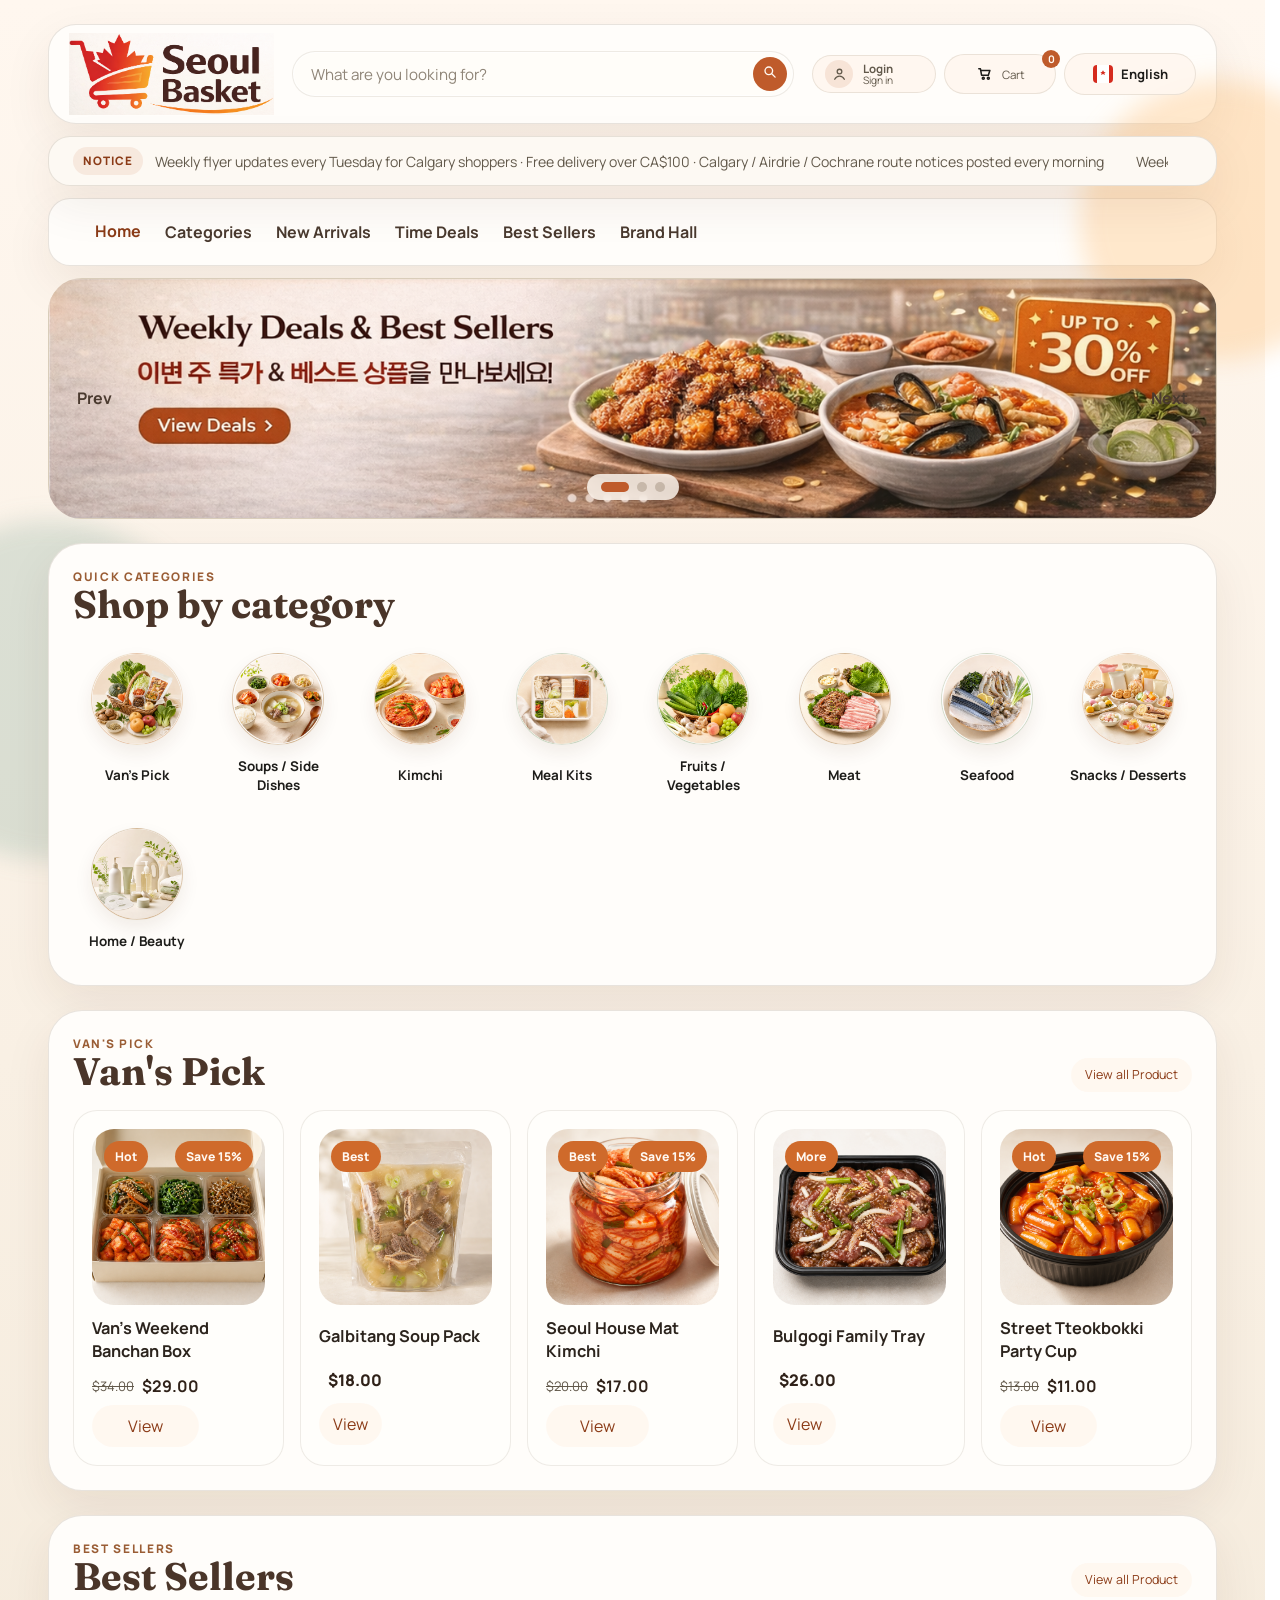
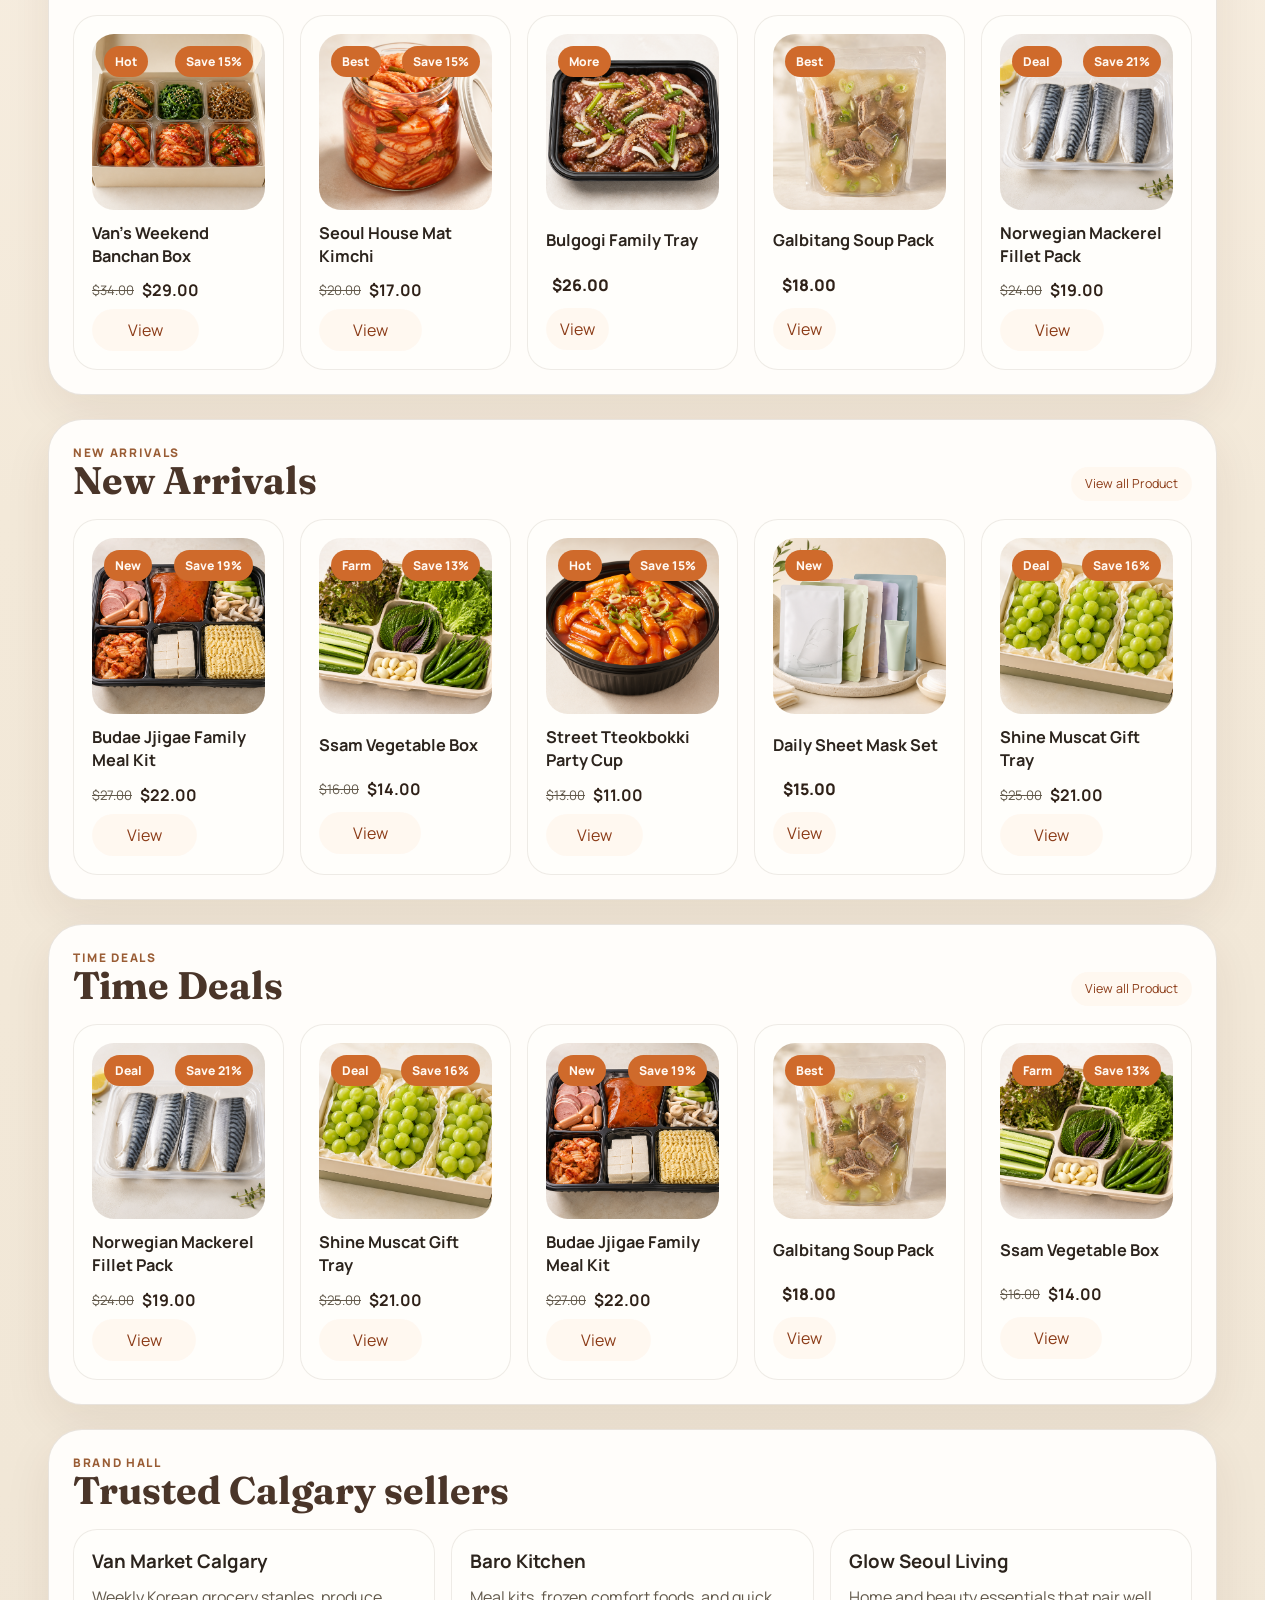
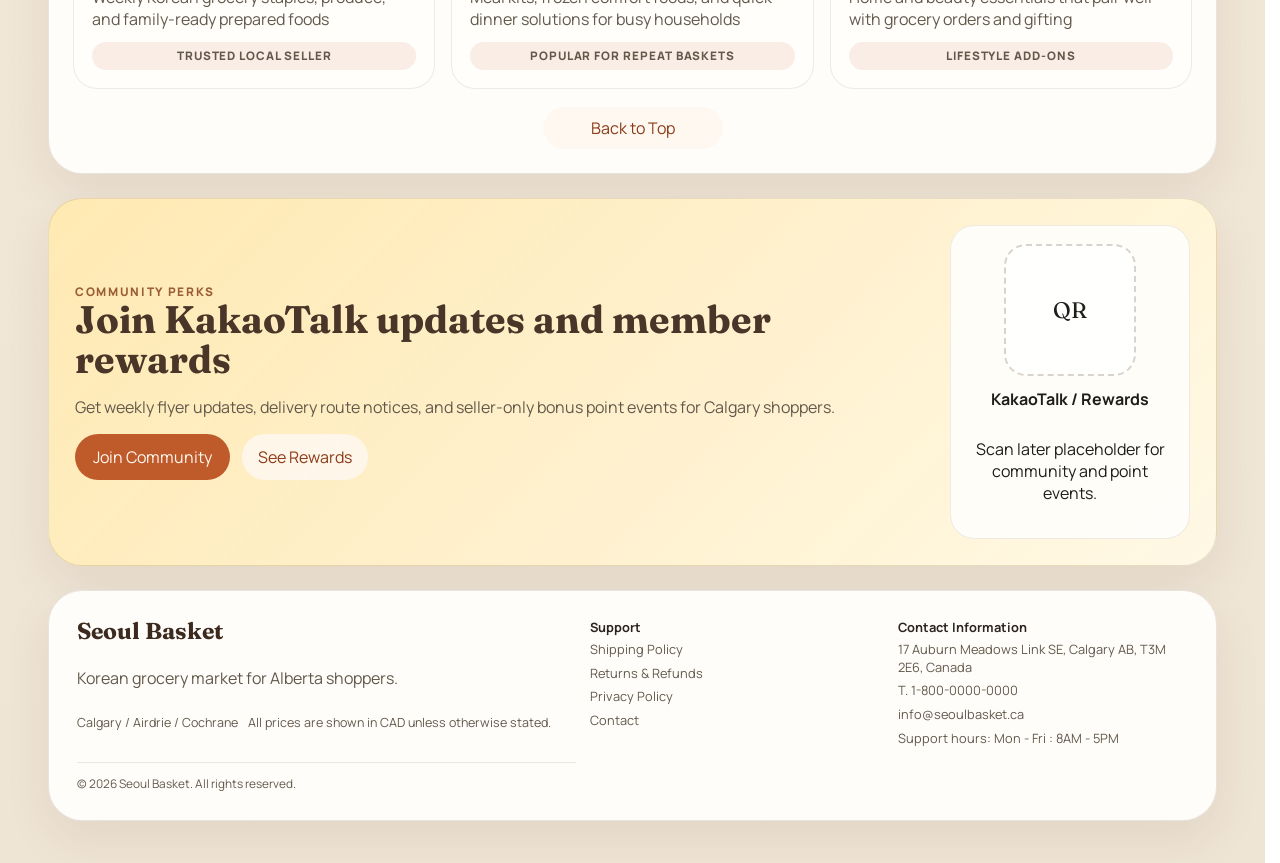
<file: index.html>
<!doctype html>
<html lang="en">
<head>
  <meta charset="UTF-8" />
  <meta name="viewport" content="width=device-width, initial-scale=1.0" />
  <meta http-equiv="Cache-Control" content="no-cache, no-store, must-revalidate" />
  <meta http-equiv="Pragma" content="no-cache" />
  <meta http-equiv="Expires" content="0" />
  <title>Seoul Basket Calgary Marketplace</title>
  <link rel="preconnect" href="https://fonts.googleapis.com" />
  <link rel="preconnect" href="https://fonts.gstatic.com" crossorigin />
  <link href="https://fonts.googleapis.com/css2?family=Fraunces:wght@500;600;700&family=Manrope:wght@400;500;600;700;800&family=Noto+Sans+KR:wght@400;500;700;800&display=swap" rel="stylesheet" />
  <link href="./style.css?v=prod-761c43d&local=20260429-product-focus-top" rel="stylesheet" />
</head>
<body>
  <script>
    window.__APP_ASSET_VERSION__ = "prod-761c43d-20260429-product-focus-top";
    window.APP_CONFIG = window.APP_CONFIG || {
      googleMapsApiKey: "AIzaSyC_2SfmU3sIT5PCIeGiH0qcoBTX9tlfQNs"
    };
  </script>
  <div id="root"></div>
  <script type="module" src="./main.js?v=prod-761c43d&local=20260429-product-focus-top"></script>
</body>
</html>
</file>
<file: style.css>
:root {
  color-scheme: light;
  --bg: #f5f0e8;
  --bg-accent: linear-gradient(180deg, #fff7ef 0%, #f3e9d9 52%, #efe5d5 100%);
  --surface: rgba(255, 251, 246, 0.82);
  --surface-strong: #fffdfa;
  --surface-muted: #f0e3d2;
  --ink: #1e1d1a;
  --ink-soft: #62594b;
  --line: rgba(93, 72, 47, 0.16);
  --brand: #bf5b2b;
  --brand-deep: #8b3b17;
  --accent: #2f6b5f;
  --success: #2f7a48;
  --shadow: 0 24px 80px rgba(71, 42, 18, 0.12);
}

* {
  box-sizing: border-box;
}

html {
  scroll-behavior: smooth;
  scrollbar-gutter: stable;
}

body {
  margin: 0;
  min-height: 100vh;
  font-family: "Manrope", sans-serif;
  background: var(--bg-accent);
  color: var(--ink);
}

html[lang="ko"] body {
  font-family: "Noto Sans KR", "Apple SD Gothic Neo", "Malgun Gothic", "Segoe UI", sans-serif;
}

button,
input {
  font: inherit;
}

button {
  cursor: pointer;
}

#root {
  min-height: 100vh;
}

.page-shell {
  position: relative;
  min-height: 100vh;
  padding: 24px;
}

.page-shell::before,
.page-shell::after {
  content: "";
  position: fixed;
  z-index: 0;
  border-radius: 999px;
  filter: blur(12px);
  pointer-events: none;
}

.page-shell::before {
  top: 80px;
  right: -80px;
  width: 280px;
  height: 280px;
  background: rgba(255, 191, 116, 0.34);
}

.page-shell::after {
  left: -120px;
  bottom: 40px;
  width: 340px;
  height: 340px;
  background: rgba(74, 133, 118, 0.18);
}

.site-header,
.content-shell {
  position: relative;
  z-index: 1;
}

.site-header {
  display: flex;
  align-items: center;
  justify-content: space-between;
  gap: 16px;
  width: min(1180px, 100%);
  margin: 0 auto 18px;
  padding: 12px 18px;
  border: 1px solid var(--line);
  border-radius: 24px;
  background: rgba(255, 253, 250, 0.72);
  backdrop-filter: blur(18px);
  box-shadow: var(--shadow);
}

.brand-block {
  display: flex;
  align-items: center;
  min-height: 128px;
}

.brand-logo {
  display: block;
  width: auto;
  height: 128px;
  max-width: min(320px, 30vw);
  object-fit: contain;
}

.brand-kicker,
.eyebrow {
  margin: 0;
  text-transform: uppercase;
  letter-spacing: 0.16em;
  font-size: 0.74rem;
  color: var(--ink-soft);
}

.brand-title {
  font-family: "Fraunces", serif;
  font-size: 1.55rem;
}

.top-nav {
  display: flex;
  flex-wrap: wrap;
  justify-content: center;
  gap: 10px;
}

.header-actions {
  display: flex;
  align-items: center;
  justify-content: flex-end;
  gap: 10px;
  margin-left: auto;
}

.nav-link,
.filter-chip,
.button-secondary,
.cart-pill,
.login-pill,
.button-primary {
  border: 0;
  border-radius: 999px;
  transition: transform 180ms ease, background-color 180ms ease, color 180ms ease, opacity 180ms ease;
}

.nav-link,
.filter-chip,
.button-secondary {
  padding: 10px 16px;
  background: rgba(255, 247, 239, 0.88);
  color: var(--ink);
}

.nav-link.is-active,
.filter-chip.is-active {
  background: var(--ink);
  color: #fff;
}

.cart-pill,
.login-pill,
.button-primary {
  padding: 12px 18px;
  background: var(--brand);
  color: #fff8f1;
}

.button-secondary {
  color: var(--brand-deep);
}

.login-pill {
  background: rgba(255, 247, 239, 0.88);
  color: var(--ink);
}

.button-primary:hover,
.button-secondary:hover,
.nav-link:hover,
.filter-chip:hover,
.cart-pill:hover,
.login-pill:hover,
.category-card:hover {
  transform: translateY(-1px);
}

.content-shell {
  width: min(1180px, 100%);
  margin: 0 auto;
}

.hero-panel,
.page-panel,
.marketplace-band,
.summary-card {
  border: 1px solid var(--line);
  background: var(--surface);
  backdrop-filter: blur(18px);
  box-shadow: var(--shadow);
}

.hero-panel {
  display: grid;
  grid-template-columns: 1.5fr 0.9fr;
  gap: 24px;
  padding: 30px;
  border-radius: 36px;
}

.section-heading h1,
.section-heading h2,
.product-copy h1,
.hero-copy h1:not(.hero-home-title) {
  margin: 0;
  font-family: "Fraunces", serif;
  line-height: 1.02;
}

.hero-copy h1:not(.hero-home-title) {
  font-size: clamp(2.5rem, 4.5vw, 5rem);
  max-width: 11ch;
}

.hero-copy .hero-home-title {
  margin: 0;
  font-family: "Fraunces", serif;
  font-size: clamp(2.2rem, 3.6vw, 3.75rem);
  font-weight: 600;
  line-height: 1.06;
  letter-spacing: -0.025em;
  max-width: 13ch;
  text-wrap: pretty;
}

.hero-text,
.value-card p,
.seller-card p,
.product-description,
.collection-summary p,
.checkout-note p,
.cart-copy p {
  color: var(--ink-soft);
  line-height: 1.7;
}

.hero-actions,
.stat-grid,
.category-grid,
.seller-grid,
.product-grid,
.step-row,
.form-grid {
  display: grid;
  gap: 14px;
}

.hero-actions {
  grid-template-columns: repeat(2, max-content);
  align-items: center;
  margin: 28px 0;
}

.stat-grid {
  grid-template-columns: repeat(3, minmax(0, 1fr));
}

.stat-card,
.value-card,
.category-card,
.seller-card,
.product-card,
.checkout-note,
.cart-item {
  border: 1px solid var(--line);
  border-radius: 24px;
  background: rgba(255, 254, 252, 0.82);
}

.stat-card,
.value-card,
.seller-card {
  padding: 18px;
}

.stat-card strong {
  display: block;
  font-size: 1.7rem;
  margin-bottom: 8px;
}

.hero-aside {
  display: grid;
  gap: 14px;
  padding: 18px;
  border-radius: 28px;
  background: linear-gradient(180deg, rgba(58, 107, 94, 0.08), rgba(255, 255, 255, 0.6));
}

.section-block,
.page-panel {
  margin-top: 24px;
}

.section-heading {
  display: grid;
  gap: 10px;
  margin-bottom: 18px;
}

.section-heading h2,
.section-heading h1,
.product-copy h1 {
  font-size: clamp(2rem, 3.2vw, 3.4rem);
}

.category-grid {
  grid-template-columns: repeat(4, minmax(0, 1fr));
}

.category-card {
  padding: 22px;
  text-align: left;
}

.category-name {
  display: block;
  margin-bottom: 10px;
  font-weight: 800;
  font-size: 1.05rem;
}

.category-meta,
.category-accent,
.seller-line,
.product-meta,
.summary-highlight,
.rating-row span,
.step-chip,
.checkout-line span {
  color: var(--ink-soft);
}

.category-accent {
  display: block;
  margin-top: 14px;
  line-height: 1.6;
}

.marketplace-band {
  padding: 24px;
  border-radius: 30px;
}

.seller-grid {
  grid-template-columns: repeat(3, minmax(0, 1fr));
}

.seller-card span {
  color: var(--accent);
  font-weight: 700;
}

.product-grid {
  grid-template-columns: repeat(4, minmax(0, 1fr));
}

.product-card {
  padding: 18px;
}

.product-card-top {
  display: grid;
  gap: 12px;
}

.product-badge {
  justify-self: start;
  padding: 7px 12px;
  border-radius: 999px;
  background: rgba(191, 91, 43, 0.12);
  color: var(--brand-deep);
  font-size: 0.82rem;
  font-weight: 800;
}

.product-thumb,
.product-illustration,
.mini-illustration {
  display: grid;
  place-items: center;
  border-radius: 22px;
  background: linear-gradient(135deg, #f8dfbc, #f4f0e8 58%, #dcece6);
  color: var(--brand-deep);
  font-family: "Fraunces", serif;
}

.product-thumb {
  min-height: 160px;
}

.product-card h3,
.seller-card h3,
.value-card h3,
.cart-copy h3 {
  margin: 14px 0 8px;
}

.product-meta,
.product-footer,
.summary-row,
.rating-row,
.checkout-line {
  display: flex;
  align-items: center;
  justify-content: space-between;
  gap: 12px;
}

.product-meta {
  margin: 14px 0 18px;
  font-size: 0.92rem;
}

.product-footer strong,
.price-tag,
.line-total {
  font-size: 1.35rem;
}

.page-panel {
  padding: 28px;
  border-radius: 32px;
}

.category-tabs {
  display: flex;
  flex-wrap: wrap;
  gap: 12px;
  margin-bottom: 16px;
}

.collection-summary {
  display: flex;
  align-items: center;
  justify-content: space-between;
  gap: 18px;
  margin-bottom: 22px;
  padding: 16px 20px;
  border-radius: 22px;
  background: rgba(255, 248, 239, 0.82);
}

.product-layout {
  display: grid;
  grid-template-columns: 1.05fr 1fr;
  gap: 26px;
}

.product-visual {
  display: grid;
  gap: 16px;
}

.product-illustration {
  min-height: 440px;
  font-size: clamp(2.2rem, 6vw, 4.8rem);
}

.purchase-box,
.summary-card {
  display: grid;
  gap: 14px;
  padding: 22px;
  border-radius: 28px;
  background: rgba(255, 249, 244, 0.96);
}

.inline-link {
  padding: 0;
  border: 0;
  background: transparent;
  color: var(--accent);
}

.full-width {
  width: 100%;
}

.split-layout {
  display: grid;
  grid-template-columns: minmax(0, 1.4fr) 360px;
  gap: 24px;
}

.cart-list,
.checkout-form {
  display: grid;
  gap: 18px;
}

.cart-item {
  display: grid;
  grid-template-columns: 108px minmax(0, 1fr) auto auto;
  gap: 16px;
  align-items: center;
  padding: 16px;
}

.mini-illustration {
  min-height: 88px;
}

.qty-control {
  display: inline-flex;
  align-items: center;
  gap: 10px;
  padding: 8px;
  border-radius: 999px;
  background: var(--surface-muted);
}

.qty-control button {
  width: 34px;
  height: 34px;
  border: 0;
  border-radius: 50%;
  background: #fff;
}

.summary-highlight {
  margin: 0;
  padding: 12px 14px;
  border-radius: 18px;
  background: rgba(191, 91, 43, 0.08);
}

.summary-highlight.is-success {
  background: rgba(47, 122, 72, 0.12);
  color: var(--success);
}

.summary-row {
  padding: 6px 0;
}

.summary-row.is-emphasized {
  padding-top: 12px;
  border-top: 1px solid var(--line);
  color: var(--ink);
}

.step-row {
  grid-template-columns: repeat(4, minmax(0, 1fr));
}

.step-chip {
  padding: 12px 14px;
  border-radius: 18px;
  background: rgba(255, 247, 239, 0.9);
  font-weight: 700;
}

.step-chip.is-muted {
  opacity: 0.62;
}

.form-grid {
  grid-template-columns: repeat(2, minmax(0, 1fr));
}

.form-field {
  display: grid;
  gap: 10px;
}

.form-field span {
  font-size: 0.92rem;
  color: var(--ink-soft);
}

.form-field input {
  width: 100%;
  padding: 14px 16px;
  border: 1px solid var(--line);
  border-radius: 18px;
  background: #fffdf9;
  color: var(--ink);
}

.checkout-note {
  padding: 18px;
}

.content-shell-login {
  max-width: 1080px;
}

.login-shell {
  display: grid;
  grid-template-columns: 1.1fr 420px;
  gap: 28px;
  align-items: stretch;
}

.login-promo,
.login-card {
  border: 1px solid var(--line);
  border-radius: 32px;
  background: var(--surface);
  backdrop-filter: blur(18px);
  box-shadow: var(--shadow);
}

.login-promo {
  display: grid;
  align-content: center;
  gap: 20px;
  padding: 40px;
}

.login-promo h1,
.login-card h2 {
  margin: 0;
  font-family: "Fraunces", serif;
  line-height: 1.05;
}

.login-promo h1 {
  font-size: clamp(2.2rem, 4vw, 4.3rem);
  max-width: 11ch;
}

.login-card {
  display: grid;
  gap: 22px;
  padding: 30px;
  background: rgba(255, 249, 244, 0.96);
}

.auth-card-header {
  display: grid;
  gap: 10px;
}

.auth-subcopy {
  margin: 0;
  color: var(--ink-soft);
  line-height: 1.65;
}

.login-form {
  display: grid;
  gap: 16px;
}

.auth-field-group {
  display: grid;
  gap: 14px;
}

.login-form .form-field {
  gap: 8px;
}

.login-form .form-field input {
  padding: 16px 18px;
}

.login-form .form-field.is-invalid input {
  border-color: #c25733;
  background: #fff6f2;
}

.auth-banner {
  margin: 0;
  padding: 12px 14px;
  border-radius: 16px;
  background: rgba(47, 107, 95, 0.08);
  color: var(--accent);
  line-height: 1.55;
}

.auth-banner-error {
  background: rgba(194, 87, 51, 0.12);
  color: #a13f1f;
}

.form-field-address {
  gap: 10px;
}

.field-hint {
  color: var(--ink-soft);
  line-height: 1.45;
}

.address-results {
  display: grid;
  gap: 3px;
  max-height: 640px;
  overflow-y: auto;
}

.address-option {
  display: grid;
  width: 100%;
  min-height: 0;
  gap: 1px;
  margin: 0;
  padding: 6px 8px;
  border: 1px solid var(--line);
  border-radius: 12px;
  background: rgba(255, 252, 248, 0.94);
  text-align: left;
  color: var(--ink);
  font-size: 0.8rem;
  line-height: 1;
  appearance: none;
  -webkit-appearance: none;
}

.address-option strong,
.address-option span {
  display: block;
  overflow: hidden;
  text-overflow: ellipsis;
  white-space: nowrap;
}

.address-option strong {
  font-size: 0.82rem;
  line-height: 1.05;
}

.address-option span {
  color: var(--ink-soft);
  font-size: 0.72rem;
  line-height: 1.05;
}

.selected-address-card {
  display: grid;
  gap: 6px;
  padding: 14px 16px;
  border-radius: 18px;
  background: rgba(47, 107, 95, 0.08);
}

.selected-address-label {
  color: var(--accent);
  font-size: 0.78rem;
  font-weight: 800;
  text-transform: uppercase;
  letter-spacing: 0.08em;
}

.field-error {
  color: #a13f1f;
  line-height: 1.45;
}

.auth-submit,
.auth-secondary {
  min-height: 50px;
}

.login-benefits,
.login-links {
  display: flex;
  flex-wrap: wrap;
  gap: 12px;
}

.login-links {
  justify-content: space-between;
  align-items: center;
  padding-top: 4px;
}

.benefit-chip {
  padding: 10px 14px;
  border-radius: 999px;
  background: rgba(255, 247, 239, 0.92);
  color: var(--brand-deep);
  font-weight: 700;
}

.text-link {
  color: var(--accent);
  text-decoration: none;
  font-weight: 700;
}

.text-link:hover {
  text-decoration: underline;
}

.text-link-button {
  padding: 0;
  border: 0;
  background: transparent;
}



.account-dashboard-card-shell {
  width: min(1120px, 100%);
}

.account-dashboard-shell {
  display: grid;
  grid-template-columns: 220px minmax(0, 1fr);
  gap: 20px;
  align-items: start;
}

.account-sidebar,
.account-panel,
.account-stat-card,
.account-profile-card,
.account-order-card {
  border: 1px solid rgba(93, 72, 47, 0.12);
  border-radius: 22px;
  background: rgba(255, 252, 248, 0.96);
  box-shadow: 0 14px 34px rgba(71, 42, 18, 0.07);
}

.account-sidebar {
  display: grid;
  gap: 10px;
  padding: 14px;
  position: sticky;
  top: 24px;
}

.account-sidebar-link {
  width: 100%;
  padding: 12px 14px;
  border: 0;
  border-radius: 16px;
  background: rgba(255, 247, 239, 0.9);
  color: var(--ink);
  text-align: left;
  font: inherit;
  font-weight: 700;
}

.account-sidebar-link.is-active {
  background: var(--ink);
  color: #fff;
}

.account-sidebar-link.is-logout {
  color: #9b431f;
}

.account-dashboard-main {
  display: grid;
}

.account-panel {
  padding: 22px;
}

.account-order-list,
.account-points-grid {
  display: grid;
  gap: 14px;
  margin-top: 18px;
}

.account-order-card {
  display: flex;
  align-items: center;
  justify-content: space-between;
  gap: 18px;
  padding: 18px;
}

.account-order-main {
  flex: 1;
  display: grid;
  grid-template-columns: repeat(4, minmax(0, 1fr));
  gap: 14px;
}

.account-order-row,
.account-profile-row {
  display: grid;
  gap: 6px;
}

.account-order-row span,
.account-profile-row span,
.account-stat-card span {
  color: var(--ink-soft);
  font-size: 0.84rem;
}

.account-order-row strong,
.account-profile-row strong,
.account-stat-card strong {
  margin: 0;
  font-size: 0.98rem;
}

.account-order-action {
  white-space: nowrap;
}

.account-points-grid {
  grid-template-columns: repeat(3, minmax(0, 1fr));
}

.account-points-panel {
  display: grid;
  gap: 18px;
}

.account-points-intro {
  margin: 0;
  color: var(--ink-soft);
  font-size: 0.95rem;
  line-height: 1.65;
}

.account-points-hero {
  display: grid;
  grid-template-columns: minmax(260px, 0.9fr) minmax(0, 1.3fr);
  gap: 16px;
}

.account-points-balance-card,
.account-points-mini-card,
.account-points-rules-card {
  border: 1px solid rgba(214, 151, 48, 0.18);
  background: linear-gradient(180deg, rgba(255, 249, 235, 0.98), rgba(255, 253, 248, 0.98));
}

.account-points-balance-card {
  display: grid;
  gap: 10px;
  padding: 24px;
  border-radius: 24px;
  box-shadow: 0 16px 36px rgba(204, 133, 35, 0.12);
}

.account-points-card-label,
.account-points-mini-card span,
.account-points-rules-grid span {
  color: #9f6d11;
  font-size: 0.78rem;
  font-weight: 800;
  letter-spacing: 0.04em;
  text-transform: uppercase;
}

.account-points-balance-card strong {
  font-size: clamp(2rem, 3.4vw, 3rem);
  line-height: 1;
  color: #7c4b12;
}

.account-points-balance-card p,
.account-points-mini-card p {
  margin: 0;
  color: var(--ink-soft);
  line-height: 1.55;
}

.account-points-summary-grid,
.account-points-rules-grid {
  display: grid;
  gap: 14px;
}

.account-points-summary-grid {
  grid-template-columns: repeat(3, minmax(0, 1fr));
}

.account-points-mini-card {
  display: grid;
  gap: 8px;
  padding: 18px;
  border-radius: 22px;
}

.account-points-mini-card strong,
.account-points-rules-grid strong {
  font-size: 1.05rem;
  color: #3b2a1c;
}

.account-points-rules-grid {
  grid-template-columns: repeat(3, minmax(0, 1fr));
  margin-top: 16px;
}

.account-points-rules-grid div {
  display: grid;
  gap: 8px;
  padding: 16px;
  border-radius: 18px;
  background: rgba(255, 250, 240, 0.9);
  border: 1px solid rgba(214, 151, 48, 0.14);
}

.account-stat-card {
  display: grid;
  gap: 10px;
  padding: 20px;
}

.account-profile-card {
  display: grid;
  gap: 14px;
  margin-top: 18px;
  padding: 20px;
}

.account-profile-form input {
  width: 100%;
  margin-top: 6px;
  padding: 12px 14px;
  border: 1px solid rgba(93, 72, 47, 0.14);
  border-radius: 14px;
  background: #fffdfa;
  color: var(--ink);
}

.account-profile-form input:disabled {
  background: rgba(245, 240, 232, 0.88);
  color: var(--ink-soft);
}
.account-profile-form .form-field-address {
  gap: 10px;
}

.account-profile-form .address-results,
.account-profile-form .selected-address-card {
  width: 100%;
}


.account-profile-row.is-invalid input {
  border-color: #c25733;
  background: #fff6f2;
}

.account-required {
  color: #b24b25;
  font-style: normal;
}

.account-profile-checkbox {
  display: block;
}

.account-profile-checkbox-copy {
  display: grid;
  gap: 8px;
}

.account-profile-checkbox-heading {
  display: inline-flex;
  align-items: center;
  justify-content: flex-start;
  gap: 10px;
  color: var(--ink);
  font-size: 0.92rem;
  font-weight: 700;
}

.account-profile-checkbox-description {
  display: grid;
  justify-items: start;
  gap: 4px;
  color: var(--ink-soft);
}

.account-profile-checkbox-text {
  font-size: 0.72rem;
  line-height: 1.15;
  white-space: nowrap;
}

.account-profile-checkbox input {
  width: 18px;
  height: 18px;
  margin: 0;
  flex: 0 0 auto;
}

.account-profile-actions {
  display: flex;
  justify-content: flex-end;
  gap: 10px;
  margin-top: 4px;
}

.account-history-card,
.account-password-card {
  margin-top: 18px;
  padding: 20px;
  border: 1px solid rgba(93, 72, 47, 0.12);
  border-radius: 22px;
  background: rgba(255, 252, 248, 0.96);
  box-shadow: 0 14px 34px rgba(71, 42, 18, 0.07);
}

.account-points-history-list {
  display: grid;
  gap: 12px;
  margin-top: 18px;
}

.account-points-history-row {
  display: grid;
  grid-template-columns: 1.2fr 0.8fr 0.8fr 1.6fr 0.8fr;
  gap: 12px;
  padding: 16px;
  border-radius: 18px;
  border: 1px solid rgba(93, 72, 47, 0.1);
  background: #fffdfa;
}

.account-points-history-row-earned {
  border-color: rgba(120, 158, 54, 0.2);
  background: rgba(248, 252, 238, 0.92);
}

.account-points-history-row-used {
  border-color: rgba(214, 151, 48, 0.18);
  background: rgba(255, 249, 236, 0.96);
}

.account-points-history-row-expired {
  border-color: rgba(150, 129, 103, 0.18);
  background: rgba(248, 244, 238, 0.96);
}

.account-points-history-row div {
  display: grid;
  gap: 6px;
}

.account-points-history-row span,
.account-password-copy {
  color: var(--ink-soft);
  font-size: 0.84rem;
  line-height: 1.55;
}

.account-points-history-row strong {
  font-size: 0.95rem;
}

.account-password-card .button-secondary {
  margin-top: 14px;
}

@media (max-width: 1080px) {
  .account-dashboard-shell {
    grid-template-columns: 1fr;
  }

  .account-sidebar {
    position: static;
  }

  .account-order-main,
  .account-points-grid,
  .account-points-summary-grid,
  .account-points-rules-grid {
    grid-template-columns: repeat(2, minmax(0, 1fr));
  }

  .account-points-hero {
    grid-template-columns: 1fr;
  }

  .account-points-history-row {
    grid-template-columns: repeat(2, minmax(0, 1fr));
  }
}

@media (max-width: 760px) {
  .account-dashboard-shell {
    gap: 14px;
  }

  .account-sidebar {
    grid-template-columns: repeat(4, minmax(0, 1fr));
    gap: 6px;
    padding: 7px;
  }

  .account-sidebar-link {
    min-height: 34px;
    padding: 6px 4px;
    text-align: center;
    font-size: 0.68rem;
    line-height: 1.1;
    border-radius: 12px;
  }

  .account-panel,
  .account-order-card,
  .account-profile-card,
  .account-stat-card {
    padding: 18px;
  }

  .account-order-card {
    flex-direction: column;
    align-items: stretch;
    gap: 12px;
    padding: 14px;
  }

  .account-order-main {
    grid-template-columns: repeat(4, minmax(0, 1fr));
    gap: 8px;
  }

  .account-order-row {
    gap: 3px;
    min-width: 0;
  }

  .account-order-row span,
  .account-order-row strong {
    line-height: 1.2;
    white-space: nowrap;
  }

  .account-order-row span {
    font-size: 0.68rem;
  }

  .account-order-row strong {
    overflow: hidden;
    text-overflow: ellipsis;
    font-size: 0.74rem;
  }

  .account-points-grid,
  .account-points-summary-grid,
  .account-points-rules-grid,
  .account-points-history-row {
    grid-template-columns: 1fr;
  }

  .account-order-action,
  .account-password-card .button-secondary {
    width: 100%;
  }
}

.order-status-stack {
  width: min(1000px, 100%);
  margin: 0 auto;
  display: grid;
  gap: 0;
}

.order-status-hero,
.order-status-section,
.order-status-card {
  border: 1px solid rgba(93, 72, 47, 0.14);
  border-radius: 24px;
  background: rgba(255, 252, 248, 0.96);
  box-shadow: 0 14px 34px rgba(71, 42, 18, 0.07);
}

.order-status-layout {
  display: grid;
  grid-template-columns: minmax(0, 1.22fr) 280px;
  gap: 14px;
  align-items: start;
}

.order-status-left-column {
  display: grid;
  gap: 10px;
}

.order-status-hero {
  display: grid;
  grid-template-columns: minmax(0, 1fr) 236px;
  gap: 10px;
  padding: 18px;
  background: linear-gradient(135deg, rgba(255, 244, 229, 0.98), rgba(246, 252, 248, 0.94));
}

.order-status-hero .section-title,
.order-status-section .section-title {
  font-size: clamp(1.18rem, 1.85vw, 1.7rem);
  line-height: 1.16;
}

.order-status-summary,
.order-timeline-copy p,
.order-status-card p,
.order-status-support {
  margin: 0;
  color: var(--ink-soft);
  line-height: 1.45;
  font-size: 0.88rem;
}

.order-status-pill-row {
  display: flex;
  flex-wrap: nowrap;
  gap: 5px;
  margin-top: 10px;
  overflow: visible;
  align-items: center;
}

.order-status-pill {
  display: inline-flex;
  align-items: center;
  justify-content: center;
  padding: 4px 7px;
  border-radius: 999px;
  background: rgba(47, 107, 95, 0.08);
  color: var(--accent);
  font-size: 0.64rem;
  font-weight: 800;
  letter-spacing: 0.01em;
  white-space: nowrap;
  flex: 0 0 auto;
}

.order-status-pill:last-child {
  font-size: 0.61rem;
}

.order-status-pill.is-strong {
  background: rgba(191, 91, 43, 0.12);
  color: var(--brand-deep);
}

.order-status-meta-card {
  display: grid;
  gap: 8px;
  align-content: start;
  padding: 12px 14px;
  border-radius: 18px;
  background: linear-gradient(135deg, rgba(255, 244, 229, 0.98), rgba(246, 252, 248, 0.94));
  border: 1px solid rgba(191, 91, 43, 0.14);
  box-shadow: inset 0 1px 0 rgba(255, 255, 255, 0.45);
  min-width: 0;
}

.order-meta-row,
.order-item-card,
.order-status-action-row {
  display: flex;
  align-items: center;
  justify-content: space-between;
  gap: 12px;
}

.order-meta-row {
  display: grid;
  grid-template-columns: 76px minmax(0, 1fr);
  align-items: start;
  gap: 8px;
  font-size: 0.8rem;
}

.order-meta-row strong {
  min-width: 0;
  white-space: normal;
  word-break: break-word;
  font-size: 0.82rem;
  line-height: 1.28;
  font-family: "Avenir Next", "Segoe UI", sans-serif;
  font-weight: 700;
  color: #2f241c;
}

.order-meta-row span,
.order-timeline-state,
.order-item-price span {
  color: var(--ink-soft);
  white-space: nowrap;
}

.order-meta-row span {
  font-size: 0.68rem;
  font-weight: 800;
  letter-spacing: 0.08em;
  text-transform: uppercase;
  color: #8d5a33;
}

.order-meta-detail {
  display: grid;
  gap: 2px;
}

.order-meta-subline {
  display: block;
  font-size: 0.72rem;
  line-height: 1.25;
  color: #8d5a33;
  font-family: "Avenir Next", "Segoe UI", sans-serif;
  font-weight: 600;
}

.order-status-section,
.order-status-card {
  padding: 18px;
}

.order-timeline,
.order-item-list,
.order-status-combined-card {
  display: grid;
  gap: 12px;
}

.order-status-side {
  position: relative;
}

.order-status-combined-card {
  gap: 16px;
}

.order-status-combined-block {
  display: grid;
  gap: 6px;
}

.order-status-combined-block + .order-status-combined-block {
  padding-top: 14px;
  border-top: 1px solid rgba(93, 72, 47, 0.1);
}

.order-timeline-card {
  display: grid;
  grid-template-columns: auto minmax(0, 1fr) auto;
  gap: 12px;
  align-items: center;
  padding: 14px 15px;
  border-radius: 18px;
  border: 1px solid rgba(93, 72, 47, 0.12);
  background: #fffdfa;
}

.order-timeline-card.is-current {
  border-color: rgba(47, 107, 95, 0.3);
  background: rgba(47, 107, 95, 0.06);
}

.order-timeline-card.is-complete {
  background: rgba(191, 91, 43, 0.05);
}

.order-timeline-marker {
  display: inline-flex;
  align-items: center;
  justify-content: center;
  width: 32px;
  height: 32px;
  border-radius: 50%;
  background: rgba(191, 91, 43, 0.12);
  color: var(--brand-deep);
  font-weight: 800;
}

.order-timeline-card.is-current .order-timeline-marker {
  background: rgba(47, 107, 95, 0.14);
  color: var(--accent);
}

.order-timeline-copy {
  display: grid;
  gap: 4px;
}

.order-timeline-copy strong {
  font-size: 0.92rem;
}

.order-timeline-state {
  font-size: 0.74rem;
  font-weight: 700;
}

.order-item-card {
  padding: 14px 16px;
  border-radius: 18px;
  border: 1px solid rgba(93, 72, 47, 0.12);
  background: #fffdfa;
}

.order-item-media {
  display: grid;
  place-items: center;
  min-width: 104px;
  padding: 14px;
  border: 0;
  border-radius: 16px;
  background: linear-gradient(135deg, #f8dfbc, #f4f0e8 58%, #dcece6);
  color: var(--brand-deep);
  text-align: center;
}

.order-item-name-link,
.order-item-media {
  transition: transform 180ms ease, box-shadow 180ms ease, color 180ms ease;
}

.order-item-media:hover,
.order-item-name-link:hover {
  transform: translateY(-1px);
}

.order-item-copy {
  flex: 1;
  display: grid;
  gap: 4px;
}

.order-item-copy h3,
.order-status-card strong {
  margin: 0;
}

.order-item-copy .cart-item-seller {
  font-size: 0.8rem;
}

.order-item-name-link {
  padding: 0;
  border: 0;
  background: transparent;
  color: var(--ink);
  font: inherit;
  font-weight: 700;
  text-align: left;
}

.order-item-price {
  display: grid;
  gap: 4px;
  justify-items: end;
  text-align: right;
}

.order-status-action-row {
  margin-top: 8px;
  justify-content: flex-start;
}

.order-status-action-row .button-secondary,
.order-status-action-row .button-primary {
  padding: 10px 14px;
  font-size: 0.88rem;
}

/* Order status product images 2026-04-28 */
.order-item-media {
  position: relative;
  width: 104px;
  height: 82px;
  min-width: 104px;
  overflow: hidden;
  padding: 0;
}

.order-item-media.has-product-image {
  background: #f7f2ea;
}

.order-item-image {
  position: absolute;
  inset: 0;
  display: block;
  width: 100%;
  height: 100%;
  object-fit: cover;
}

.order-item-media strong {
  position: relative;
  z-index: 1;
  padding: 10px;
  font-size: 0.9rem;
  line-height: 1.1;
}

@media (max-width: 760px) {
  .order-item-card {
    display: grid;
    grid-template-columns: 86px minmax(0, 1fr);
    align-items: center;
  }

  .order-item-media,
  .order-item-price,
  .order-status-action-row .button-secondary,
  .order-status-action-row .button-primary {
    width: auto;
    text-align: left;
  }

  .order-item-media {
    width: 86px;
    min-width: 86px;
    height: 72px;
    justify-items: center;
  }

  .order-item-price {
    grid-column: 2;
    justify-items: start;
    text-align: left;
  }
}

@media (max-width: 1080px) {
  .order-status-layout,
  .order-status-hero {
    grid-template-columns: 1fr;
  }

  .order-status-side {
    position: static;
  }
}

@media (max-width: 760px) {
  .account-dashboard-shell {
    gap: 14px;
  }

  .account-sidebar {
    grid-template-columns: repeat(4, minmax(0, 1fr));
    padding: 10px;
  }

  .account-sidebar-link {
    min-height: 48px;
    padding: 10px 8px;
    text-align: center;
    font-size: 0.84rem;
  }

  .account-panel,
  .account-order-card,
  .account-profile-card,
  .account-stat-card {
    padding: 18px;
  }

  .account-order-card {
    flex-direction: column;
    align-items: stretch;
  }

  .account-order-main,
  .account-points-grid,
  .account-points-summary-grid,
  .account-points-rules-grid,
  .account-points-history-row {
    grid-template-columns: 1fr;
  }

  .account-order-action,
  .account-password-card .button-secondary {
    width: 100%;
  }
}

.order-status-stack {
  width: min(1000px, 100%);
  margin: 0 auto;
  display: grid;
  gap: 0;
}

.order-status-overview-grid,
.order-status-progress-grid,
.order-status-items-grid {
  margin-top: 0;
  margin-bottom: -1px;
}

.order-status-progress-grid + .order-status-items-grid {
  margin-bottom: 0;
}

.order-status-hero,
.order-status-section,
.order-status-card {
  border: 1px solid rgba(93, 72, 47, 0.14);
  border-radius: 24px;
  background: rgba(255, 252, 248, 0.96);
  box-shadow: 0 14px 34px rgba(71, 42, 18, 0.07);
}

.order-status-grid {
  display: grid;
  grid-template-columns: minmax(0, 1.18fr) 280px;
  gap: 16px;
  align-items: start;
}

.order-status-overview-grid .order-status-hero,
.order-status-progress-panel,
.order-status-items-section {
  grid-column: 1;
}

.order-status-hero {
  display: grid;
  grid-template-columns: minmax(0, 1fr) 280px;
  gap: 16px;
  padding: 20px;
  background: linear-gradient(135deg, rgba(255, 244, 229, 0.98), rgba(246, 252, 248, 0.94));
}

.order-status-hero .section-title,
.order-status-section .section-title {
  font-size: clamp(1.18rem, 1.85vw, 1.7rem);
  line-height: 1.16;
}

.order-status-summary,
.order-timeline-copy p,
.order-status-card p,
.order-status-support {
  margin: 0;
  color: var(--ink-soft);
  line-height: 1.5;
  font-size: 0.9rem;
}

.order-status-pill-row {
  display: flex;
  flex-wrap: wrap;
  gap: 8px;
  margin-top: 12px;
}

.order-status-pill {
  display: inline-flex;
  align-items: center;
  justify-content: center;
  padding: 6px 10px;
  border-radius: 999px;
  background: rgba(47, 107, 95, 0.08);
  color: var(--accent);
  font-size: 0.72rem;
  font-weight: 800;
}

.order-status-pill.is-strong {
  background: rgba(191, 91, 43, 0.12);
  color: var(--brand-deep);
}

.order-status-meta-card {
  display: grid;
  gap: 10px;
  align-content: start;
  padding: 14px 16px;
  border-radius: 20px;
  background: rgba(255, 255, 255, 0.72);
  border: 1px solid rgba(93, 72, 47, 0.12);
  min-width: 0;
}

.order-meta-row,
.order-item-card,
.order-status-action-row {
  display: flex;
  align-items: center;
  justify-content: space-between;
  gap: 12px;
}

.order-meta-row {
  display: grid;
  grid-template-columns: 88px minmax(0, 1fr);
  align-items: start;
  gap: 10px;
  font-size: 0.84rem;
}

.order-meta-row strong {
  min-width: 0;
  white-space: normal;
  word-break: break-word;
  font-size: 0.84rem;
  line-height: 1.35;
}

.order-meta-row span,
.order-timeline-state,
.order-item-price span {
  color: var(--ink-soft);
  white-space: nowrap;
}

.order-status-section,
.order-status-card {
  padding: 20px;
}

.order-timeline,
.order-item-list,
.order-status-side,
.order-status-combined-card {
  display: grid;
  gap: 12px;
}

.order-status-side {
  grid-column: 2;
}

.order-status-combined-card {
  gap: 16px;
}

.order-status-combined-block {
  display: grid;
  gap: 6px;
}

.order-status-combined-block + .order-status-combined-block {
  padding-top: 14px;
  border-top: 1px solid rgba(93, 72, 47, 0.1);
}

.order-timeline-card {
  display: grid;
  grid-template-columns: auto minmax(0, 1fr) auto;
  gap: 12px;
  align-items: center;
  padding: 14px 15px;
  border-radius: 18px;
  border: 1px solid rgba(93, 72, 47, 0.12);
  background: #fffdfa;
}

.order-timeline-card.is-current {
  border-color: rgba(47, 107, 95, 0.3);
  background: rgba(47, 107, 95, 0.06);
}

.order-timeline-card.is-complete {
  background: rgba(191, 91, 43, 0.05);
}

.order-timeline-marker {
  display: inline-flex;
  align-items: center;
  justify-content: center;
  width: 32px;
  height: 32px;
  border-radius: 50%;
  background: rgba(191, 91, 43, 0.12);
  color: var(--brand-deep);
  font-weight: 800;
}

.order-timeline-card.is-current .order-timeline-marker {
  background: rgba(47, 107, 95, 0.14);
  color: var(--accent);
}

.order-timeline-copy {
  display: grid;
  gap: 4px;
}

.order-timeline-copy strong {
  font-size: 0.92rem;
}

.order-timeline-state {
  font-size: 0.74rem;
  font-weight: 700;
}

.order-item-card {
  padding: 14px 16px;
  border-radius: 18px;
  border: 1px solid rgba(93, 72, 47, 0.12);
  background: #fffdfa;
}

.order-item-media {
  display: grid;
  place-items: center;
  min-width: 104px;
  padding: 14px;
  border: 0;
  border-radius: 16px;
  background: linear-gradient(135deg, #f8dfbc, #f4f0e8 58%, #dcece6);
  color: var(--brand-deep);
  text-align: center;
}

.order-item-name-link,
.order-item-media {
  transition: transform 180ms ease, box-shadow 180ms ease, color 180ms ease;
}

.order-item-media:hover,
.order-item-name-link:hover {
  transform: translateY(-1px);
}

.order-item-copy {
  flex: 1;
  display: grid;
  gap: 4px;
}

.order-item-copy h3,
.order-status-card strong {
  margin: 0;
}

.order-item-copy .cart-item-seller {
  font-size: 0.8rem;
}

.order-item-name-link {
  padding: 0;
  border: 0;
  background: transparent;
  color: var(--ink);
  font: inherit;
  font-weight: 700;
  text-align: left;
}

.order-item-price {
  display: grid;
  gap: 4px;
  justify-items: end;
  text-align: right;
}

.order-status-action-row {
  margin-top: 8px;
  justify-content: flex-start;
}

.order-status-action-row .button-secondary,
.order-status-action-row .button-primary {
  padding: 10px 14px;
  font-size: 0.88rem;
}

@media (max-width: 1080px) {
  .order-status-grid,
  .order-status-overview-grid,
  .order-status-progress-grid,
  .order-status-items-grid,
  .order-status-hero {
    grid-template-columns: 1fr;
  }

  .order-status-side,
  .order-status-overview-grid .order-status-hero,
  .order-status-progress-panel,
  .order-status-items-section {
    grid-column: auto;
  }
}

@media (max-width: 760px) {
  .account-dashboard-shell {
    gap: 14px;
  }

  .account-sidebar {
    grid-template-columns: repeat(4, minmax(0, 1fr));
    padding: 10px;
  }

  .account-sidebar-link {
    min-height: 48px;
    padding: 10px 8px;
    text-align: center;
    font-size: 0.84rem;
  }

  .account-panel,
  .account-order-card,
  .account-profile-card,
  .account-stat-card {
    padding: 18px;
  }

  .account-order-card {
    flex-direction: column;
    align-items: stretch;
  }

  .account-order-main,
  .account-points-grid,
  .account-points-summary-grid,
  .account-points-rules-grid,
  .account-points-history-row {
    grid-template-columns: 1fr;
  }

  .account-order-action,
  .account-password-card .button-secondary {
    width: 100%;
  }
}

.order-status-stack {
  width: min(1000px, 100%);
  margin: 0 auto;
  display: grid;
  gap: 0;
}

.order-status-hero,
.order-status-section,
.order-status-card {
  border: 1px solid rgba(93, 72, 47, 0.14);
  border-radius: 24px;
  background: rgba(255, 252, 248, 0.96);
  box-shadow: 0 14px 34px rgba(71, 42, 18, 0.07);
}

.order-status-hero {
  display: grid;
  grid-template-columns: minmax(0, 1.08fr) 340px;
  gap: 18px;
  padding: 22px;
  background: linear-gradient(135deg, rgba(255, 244, 229, 0.98), rgba(246, 252, 248, 0.94));
}

.order-status-hero .section-title,
.order-status-section .section-title {
  font-size: clamp(1.35rem, 2.2vw, 2rem);
  line-height: 1.12;
}

.order-status-summary,
.order-timeline-copy p,
.order-status-card p,
.order-status-support {
  margin: 0;
  color: var(--ink-soft);
  line-height: 1.55;
  font-size: 0.94rem;
}

.order-status-pill-row {
  display: flex;
  flex-wrap: wrap;
  gap: 8px;
  margin-top: 14px;
}

.order-status-pill {
  display: inline-flex;
  align-items: center;
  justify-content: center;
  padding: 7px 12px;
  border-radius: 999px;
  background: rgba(47, 107, 95, 0.08);
  color: var(--accent);
  font-size: 0.76rem;
  font-weight: 800;
}

.order-status-pill.is-strong {
  background: rgba(191, 91, 43, 0.12);
  color: var(--brand-deep);
}

.order-status-meta-card {
  display: grid;
  gap: 10px;
  align-content: start;
  padding: 16px 18px;
  border-radius: 20px;
  background: rgba(255, 255, 255, 0.72);
  border: 1px solid rgba(93, 72, 47, 0.12);
  min-width: 0;
}

.order-meta-row,
.order-item-card,
.order-status-action-row {
  display: flex;
  align-items: center;
  justify-content: space-between;
  gap: 12px;
}

.order-meta-row {
  display: grid;
  grid-template-columns: 108px minmax(0, 1fr);
  align-items: center;
  gap: 12px;
  font-size: 0.9rem;
}

.order-meta-row strong {
  min-width: 0;
  white-space: nowrap;
  font-size: 0.9rem;
}

.order-meta-row span,
.order-timeline-state,
.order-item-price span {
  color: var(--ink-soft);
  white-space: nowrap;
}

.order-status-section,
.order-status-card {
  padding: 20px;
}

.order-timeline,
.order-item-list,
.order-status-side {
  display: grid;
  gap: 12px;
}

.order-timeline-card {
  display: grid;
  grid-template-columns: auto minmax(0, 1fr) auto;
  gap: 12px;
  align-items: center;
  padding: 15px 16px;
  border-radius: 18px;
  border: 1px solid rgba(93, 72, 47, 0.12);
  background: #fffdfa;
}

.order-timeline-card.is-current {
  border-color: rgba(47, 107, 95, 0.3);
  background: rgba(47, 107, 95, 0.06);
}

.order-timeline-card.is-complete {
  background: rgba(191, 91, 43, 0.05);
}

.order-timeline-marker {
  display: inline-flex;
  align-items: center;
  justify-content: center;
  width: 34px;
  height: 34px;
  border-radius: 50%;
  background: rgba(191, 91, 43, 0.12);
  color: var(--brand-deep);
  font-weight: 800;
}

.order-timeline-card.is-current .order-timeline-marker {
  background: rgba(47, 107, 95, 0.14);
  color: var(--accent);
}

.order-timeline-copy {
  display: grid;
  gap: 4px;
}

.order-timeline-copy strong {
  font-size: 0.96rem;
}

.order-timeline-state {
  font-size: 0.78rem;
  font-weight: 700;
}

.order-status-grid {
  display: grid;
  grid-template-columns: minmax(0, 1.18fr) 280px;
  gap: 16px;
}

.order-status-grid-detail {
  grid-template-columns: minmax(0, 1fr) minmax(320px, 1fr);
}

.order-status-detail-panel {
  min-height: 100%;
  display: grid;
  align-content: space-between;
}

.order-status-items-section {
  min-height: 100%;
}

.order-status-side-stacked {
  display: grid;
  gap: 16px;
}

.order-item-card {
  padding: 14px 16px;
  border-radius: 18px;
  border: 1px solid rgba(93, 72, 47, 0.12);
  background: #fffdfa;
}

.order-item-media {
  display: grid;
  place-items: center;
  min-width: 104px;
  padding: 14px;
  border: 0;
  border-radius: 16px;
  background: linear-gradient(135deg, #f8dfbc, #f4f0e8 58%, #dcece6);
  color: var(--brand-deep);
  text-align: center;
}

.order-item-name-link,
.order-item-media {
  transition: transform 180ms ease, box-shadow 180ms ease, color 180ms ease;
}

.order-item-media:hover,
.order-item-name-link:hover {
  transform: translateY(-1px);
}

.order-item-copy {
  flex: 1;
  display: grid;
  gap: 4px;
}

.order-item-copy h3,
.order-status-card strong {
  margin: 0;
}

.order-item-copy .cart-item-seller {
  font-size: 0.8rem;
}

.order-item-name-link {
  padding: 0;
  border: 0;
  background: transparent;
  color: var(--ink);
  font: inherit;
  font-weight: 700;
  text-align: left;
}

.order-item-price {
  display: grid;
  gap: 4px;
  justify-items: end;
  text-align: right;
}

.order-status-action-row {
  margin-top: 14px;
  justify-content: flex-start;
}

.order-status-action-row .button-secondary,
.order-status-action-row .button-primary {
  padding: 10px 14px;
  font-size: 0.88rem;
}

@media (max-width: 1080px) {
  .order-status-hero,
  .order-status-grid,
  .order-status-grid-detail {
    grid-template-columns: 1fr;
  }
}

@media (max-width: 760px) {
  .order-status-stack {
    gap: 0;
  }

  .order-status-hero,
  .order-status-section,
  .order-status-card {
    padding: 18px;
  }

  .order-timeline-card,
  .order-item-card,
  .order-status-action-row {
    grid-template-columns: 1fr;
    flex-direction: column;
    align-items: flex-start;
  }

  .order-item-media,
  .order-item-price,
  .order-status-action-row .button-secondary,
  .order-status-action-row .button-primary {
    width: 100%;
    justify-items: flex-start;
    text-align: left;
  }
}

@media (max-width: 1080px) {
  .hero-panel,
  .product-layout,
  .split-layout,
  .login-shell {
    grid-template-columns: 1fr;
  }

  .category-grid,
  .product-grid {
    grid-template-columns: repeat(2, minmax(0, 1fr));
  }

  .seller-grid,
  .stat-grid,
  .step-row,
  .form-grid {
    grid-template-columns: repeat(2, minmax(0, 1fr));
  }
}

@media (max-width: 760px) {
  .page-shell {
    padding: 14px;
  }

  .site-header {
    flex-direction: column;
    align-items: stretch;
    padding: 10px 14px;
  }

  .brand-block {
    min-height: 48px;
  }

  .brand-logo {
    height: 48px;
    max-width: min(240px, 74vw);
  }

  .top-nav {
    justify-content: flex-start;
    gap: 8px;
  }

  .header-actions {
    width: 100%;
    justify-content: flex-end;
  }

  .hero-panel,
  .page-panel,
  .marketplace-band,
  .login-promo,
  .login-card {
    padding: 20px;
    border-radius: 24px;
  }

  .hero-actions,
  .collection-summary,
  .cart-item {
    grid-template-columns: 1fr;
  }

  .login-links {
    flex-direction: column;
    align-items: flex-start;
  }

  .hero-actions {
    display: flex;
    flex-direction: column;
    align-items: stretch;
  }

  .hero-copy .hero-home-title {
    font-size: clamp(1.95rem, 6.8vw, 2.85rem);
    line-height: 1.08;
    letter-spacing: -0.02em;
    max-width: 12ch;
  }

  .category-grid,
  .product-grid,
  .seller-grid,
  .stat-grid,
  .step-row,
  .form-grid {
    grid-template-columns: 1fr;
  }

  .cart-item {
    display: grid;
  }

  .product-illustration {
    min-height: 260px;
  }
}

/* Homepage Redesign 2026-04-13 */
.page-shell {
  width: 100%;
}

.market-shell {
  width: calc(100% - 48px);
  margin: 0 auto;
  display: grid;
  gap: 12px;
  box-sizing: border-box;
}

.announcement-bar,
.header-main,
.nav-strip-inner,
.delivery-line-inner,
.content-shell {
  width: 100%;
  max-width: none;
  margin: 0;
  box-sizing: border-box;
}

.site-header {
  display: grid;
  gap: 12px;
  margin: 0;
  padding: 0;
  border: 0;
  background: transparent;
  box-shadow: none;
  backdrop-filter: none;
}

.header-main,
.nav-strip,
.delivery-line,
.hero-carousel,
.home-section,
.promo-banner,
.footer-preview {
  width: 100%;
  margin: 0;
  box-sizing: border-box;
}

.announcement-bar {
  position: relative;
  z-index: 2;
  padding: 0;
}

.announcement-inner,
.header-main,
.nav-strip-inner,
.delivery-line-inner,
.hero-banner-shell,
.home-section,
.promo-banner,
.footer-preview {
  border: 1px solid rgba(93, 72, 47, 0.14);
  box-shadow: 0 18px 48px rgba(71, 42, 18, 0.08);
}

.announcement-inner {
  display: flex;
  align-items: center;
  gap: 14px;
  width: 100%;
  padding: 10px 24px;
  border-radius: 22px;
  background: #fdf9f3;
  color: var(--ink-soft);
  font-size: 0.88rem;
}

.announcement-label,
.delivery-pill,
.hero-visual-badge,
.market-product-badge,
.brand-hall-eta {
  display: inline-flex;
  align-items: center;
  justify-content: center;
  padding: 6px 10px;
  border-radius: 999px;
  background: rgba(191, 91, 43, 0.1);
  color: var(--brand-deep);
  font-size: 0.73rem;
  font-weight: 800;
  letter-spacing: 0.08em;
  text-transform: uppercase;
}

.announcement-text,
.delivery-line-inner p,
.promo-banner-text,
.footer-brand p,
.brand-hall-card p,
.hero-visual-note,
.market-product-description {
  margin: 0;
  color: var(--ink-soft);
}

.announcement-text {
  flex: 1;
}

.announcement-link {
  border: 0;
  background: transparent;
  color: var(--brand-deep);
  font-weight: 700;
}

.header-main {
  display: grid;
  grid-template-columns: auto minmax(320px, 1fr) auto;
  align-items: center;
  gap: 18px;
  padding: 18px 24px;
  border-radius: 28px;
  background: #fffdfa;
}

.header-logo-button,
.header-search-button,
.category-trigger,
.market-nav-link,
.header-utility-button,
.cart-utility,
.slider-arrow,
.hero-benefit-chip,
.section-link-button {
  transition: transform 180ms ease, background-color 180ms ease, color 180ms ease, border-color 180ms ease;
}

.header-logo-button {
  display: flex;
  align-items: center;
  padding: 0;
  border: 0;
  background: transparent;
}

.header-logo-image {
  display: block;
  width: auto;
  height: 84px;
  max-width: min(280px, 26vw);
  object-fit: contain;
}

.header-search-shell {
  display: grid;
  grid-template-columns: 1fr auto;
  align-items: center;
  gap: 10px;
  padding: 8px;
  border-radius: 999px;
  background: #fffaf5;
  border: 1px solid rgba(93, 72, 47, 0.12);
}

.header-search-input {
  width: 100%;
  border: 0;
  outline: none;
  background: transparent;
  padding: 0 16px;
  color: var(--ink);
  font-size: 0.98rem;
}

.header-search-input::placeholder {
  color: #8c7f6f;
}

html[lang="ko"] .header-search-input,
html[lang="ko"] .header-search-input::placeholder {
  font-family: "Noto Sans KR", "Apple SD Gothic Neo", "Malgun Gothic", "Segoe UI", sans-serif;
}

.header-search-button {
  border: 0;
  border-radius: 999px;
  padding: 12px 18px;
  background: var(--brand);
  color: #fff8f1;
  font-weight: 700;
}

.header-utility {
  display: flex;
  align-items: center;
  gap: 10px;
}

.header-utility-button,
.cart-utility {
  display: grid;
  justify-items: center;
  min-width: 72px;
  padding: 10px 12px;
  border: 1px solid rgba(93, 72, 47, 0.12);
  border-radius: 22px;
  background: rgba(255, 247, 239, 0.9);
  color: var(--ink);
}

.header-utility-button strong,
.cart-utility strong {
  font-size: 0.92rem;
}

.header-utility-button span,
.cart-utility-label {
  font-size: 0.72rem;
  color: var(--ink-soft);
}

.account-menu-shell {
  position: relative;
}

.header-account-button {
  display: flex;
  align-items: center;
  justify-content: flex-start;
  gap: 10px;
  min-width: 154px;
  padding: 10px 14px;
}

.header-account-copy {
  display: grid;
  justify-items: flex-start;
  text-align: left;
}

.header-account-icon {
  display: inline-flex;
  align-items: center;
  justify-content: center;
  width: 34px;
  height: 34px;
  border-radius: 50%;
  background: rgba(191, 91, 43, 0.12);
  color: var(--brand-deep);
  flex: 0 0 34px;
}

.header-account-icon svg {
  width: 18px;
  height: 18px;
  fill: none;
  stroke: currentColor;
  stroke-width: 1.7;
  stroke-linecap: round;
  stroke-linejoin: round;
}

.account-dropdown {
  position: absolute;
  top: calc(100% + 10px);
  right: 0;
  min-width: clamp(196px, 18vw, 236px);
  display: grid;
  gap: 8px;
  padding: 12px;
  border: 1px solid rgba(93, 72, 47, 0.12);
  border-radius: 20px;
  background: #fffdfa;
  box-shadow: 0 18px 38px rgba(74, 51, 32, 0.12);
  z-index: 20;
}

.account-dropdown-link {
  border: 0;
  border-radius: 14px;
  padding: 12px 14px;
  background: rgba(255, 247, 239, 0.85);
  color: var(--ink);
  text-align: left;
  font-size: 0.92rem;
  line-height: 1.2;
  font-weight: 600;
  transition: background-color 180ms ease, transform 180ms ease, color 180ms ease;
}

.account-dropdown-link:hover {
  background: rgba(191, 91, 43, 0.12);
  color: var(--brand-deep);
  transform: translateY(-1px);
}

.account-dropdown-link.is-logout {
  color: #9b431f;
}

.nav-strip-inner,
.delivery-line-inner {
  display: flex;
  align-items: center;
  gap: 14px;
  width: 100%;
  padding: 12px 24px;
  border-radius: 22px;
  background: #fffdfa;
  box-sizing: border-box;
}

.category-nav-shell {
  position: relative;
}

.mobile-category-drawer {
  display: none;
}

.category-trigger {
  display: inline-flex;
  align-items: center;
  gap: 10px;
  padding: 10px 6px;
  border: 0;
  background: transparent;
  color: #4a3a2f;
  font: inherit;
  font-weight: 700;
}

.category-trigger:hover {
  color: var(--brand-deep);
}

.category-trigger-icon {
  display: inline-grid;
  gap: 3px;
  width: 14px;
}

.category-trigger-icon span {
  display: block;
  width: 14px;
  height: 1.8px;
  border-radius: 999px;
  background: currentColor;
}


.category-dropdown {
  position: absolute;
  top: calc(100% + 10px);
  left: 0;
  width: min(292px, calc(100vw - 96px));
  opacity: 0;
  visibility: hidden;
  transform: translateY(4px);
  transition: opacity 160ms ease, transform 160ms ease, visibility 160ms ease;
  z-index: 24;
}

.category-nav-shell:hover .category-dropdown,
.category-nav-shell:focus-within .category-dropdown {
  opacity: 1;
  visibility: visible;
  transform: translateY(0);
}

.category-dropdown-panel {
  padding: 8px;
  border: 1px solid rgba(93, 72, 47, 0.1);
  border-radius: 20px;
  background: rgba(255, 253, 249, 0.98);
  box-shadow: 0 16px 34px rgba(71, 42, 18, 0.1);
}

.category-dropdown-list {
  display: grid;
  gap: 4px;
}

.category-dropdown-item {
  position: relative;
}

.category-dropdown-link {
  width: 100%;
  display: flex;
  align-items: center;
  justify-content: space-between;
  gap: 10px;
  padding: 11px 12px;
  border: 0;
  border-radius: 14px;
  background: transparent;
  color: var(--ink);
  text-align: left;
  font: inherit;
  transition: background-color 160ms ease, color 160ms ease;
}

.category-dropdown-link strong {
  color: #2f241c;
  font-size: 0.96rem;
}

.category-dropdown-link:hover,
.category-dropdown-item:hover > .category-dropdown-link {
  background: rgba(191, 91, 43, 0.1);
  color: var(--brand-deep);
}

.category-dropdown-arrow {
  font-size: 1rem;
  color: #a45a30;
}

.category-submenu {
  position: absolute;
  top: 0;
  left: calc(100% + 8px);
  min-width: 220px;
  display: grid;
  gap: 10px;
  padding: 12px;
  border: 1px solid rgba(93, 72, 47, 0.1);
  border-radius: 18px;
  background: rgba(255, 253, 249, 0.99);
  box-shadow: 0 16px 34px rgba(71, 42, 18, 0.1);
  opacity: 0;
  visibility: hidden;
  transform: translateX(4px);
  transition: opacity 160ms ease, transform 160ms ease, visibility 160ms ease;
}

.category-dropdown-item:hover .category-submenu {
  opacity: 1;
  visibility: visible;
  transform: translateX(0);
}

.category-submenu-title {
  margin: 0;
  color: #2f241c;
  font-size: 0.88rem;
  font-weight: 800;
}

.category-submenu-list {
  display: grid;
  gap: 6px;
}

.category-submenu-link {
  width: 100%;
  border: 0;
  border-radius: 12px;
  padding: 9px 10px;
  background: rgba(255, 247, 239, 0.72);
  color: var(--ink);
  text-align: left;
  font: inherit;
  font-size: 0.9rem;
}

.category-submenu-link:hover {
  background: rgba(191, 91, 43, 0.12);
  color: var(--brand-deep);
}

.market-nav {
  display: flex;
  flex-wrap: wrap;
  gap: 8px;
}

.market-nav-link,
.section-link-button,
.slider-arrow,
.hero-benefit-chip {
  display: inline-flex;
  align-items: center;
  border: 0;
  border-radius: 999px;
  background: transparent;
  color: #4a3a2f;
  padding: 10px 8px;
  font: inherit;
  font-weight: 700;
  text-decoration: none;
}

.market-nav-link.is-active,
.section-link-button:hover,
.slider-arrow:hover,
.hero-benefit-chip:hover,
.header-search-button:hover,
.category-trigger:hover,
.header-utility-button:hover,
.cart-utility:hover {
  transform: translateY(-1px);
}

.market-nav-link.is-active {
  color: var(--brand-deep);
}

.nav-strip-inner,
.delivery-line-inner {
  justify-content: flex-start;
  width: 100%;
}

.content-shell {
  width: 100%;
  margin: 0;
}

.home-stack {
  display: grid;
  gap: 24px;
}

.hero-carousel,
.home-section,
.promo-banner,
.footer-preview {
  position: relative;
  overflow: hidden;
  border-radius: 34px;
  background: #fffdfa;
}

.hero-carousel {
  padding: 0;
  border: 0;
  box-shadow: none;
  background: transparent;
}

.hero-banner-shell {
  position: relative;
  overflow: hidden;
  border-radius: 24px;
  border: 1px solid rgba(93, 72, 47, 0.12);
  box-shadow: 0 18px 40px rgba(71, 42, 18, 0.08);
  background: #eadfce;
}

.hero-banner-image {
  display: block;
  width: 100%;
  height: auto;
  object-fit: contain;
  object-position: center center;
  image-rendering: auto;
}


.section-kicker {
  margin: 0;
  color: #9a5d35;
  font-size: 0.74rem;
  font-weight: 800;
  letter-spacing: 0.14em;
  text-transform: uppercase;
}

.hero-title-en,
.section-title {
  margin: 0;
  font-family: "Fraunces", serif;
  line-height: 1.04;
  color: #4a3529;
}

html[lang="ko"] #quick-categories .section-title,
html[lang="ko"] .home-product-section .section-title,
html[lang="ko"] .brand-hall-section .section-title,
html[lang="ko"] .promo-banner .section-title {
  font-family: "Noto Sans KR", "Apple SD Gothic Neo", "Malgun Gothic", "Segoe UI", sans-serif;
  font-weight: 700;
  line-height: 1.2;
  letter-spacing: -0.01em;
}

.hero-title-en {
  font-size: clamp(2.8rem, 4.2vw, 4.5rem);
  max-width: 12ch;
}

.hero-title-ko {
  margin: 0;
  max-width: 11ch;
  font-size: clamp(1.55rem, 2.8vw, 3rem);
  line-height: 1.18;
  font-weight: 900;
  color: #5a3424;
}

.hero-subcopy {
  display: none;
}

.hero-cta-row,
.promo-banner-actions {
  display: flex;
  flex-wrap: wrap;
  gap: 12px;
}

.hero-primary-button {
  min-width: 156px;
  background: #cf6a2b;
}

.hero-controls-bar {
  position: absolute;
  left: 50%;
  bottom: 18px;
  transform: translateX(-50%);
  display: flex;
  align-items: center;
  gap: 14px;
  padding: 8px 14px;
  border-radius: 999px;
  background: rgba(255, 249, 242, 0.82);
  backdrop-filter: blur(6px);
}

.slider-arrow {
  position: absolute;
  top: 50%;
  transform: translateY(-50%);
  z-index: 2;
}

.slider-arrow-prev {
  left: 20px;
}

.slider-arrow-next {
  right: 20px;
}

.hero-slider-controls {
  display: flex;
  align-items: center;
  gap: 14px;
}

.slider-dots {
  display: flex;
  align-items: center;
  gap: 8px;
}

.slider-dot {
  width: 10px;
  height: 10px;
  padding: 0;
  border: 0;
  border-radius: 999px;
  background: rgba(93, 72, 47, 0.24);
}

.slider-dot.is-active {
  width: 28px;
  background: var(--brand);
}


.hero-visual-title,
.market-product-name,
.brand-hall-card h3,
.footer-brand h3 {
  margin: 0;
  color: #2c241d;
}

.hero-benefit-strip {
  display: none;
}

.hero-benefit-chip {
  padding: 10px 12px;
  border-radius: 999px;
  background: rgba(255, 247, 239, 0.95);
}

.quick-menu-section,
.home-section,
.brand-hall-section {
  padding: 24px;
}

.section-header-row {
  display: flex;
  align-items: flex-end;
  justify-content: space-between;
  gap: 16px;
  margin-bottom: 18px;
}

.section-title {
  font-size: clamp(1.65rem, 3vw, 2.65rem);
}

.quick-menu-grid {
  display: grid;
  grid-template-columns: repeat(auto-fit, minmax(118px, 1fr));
  gap: 14px;
}

.quick-category-button {
  display: grid;
  justify-items: center;
  gap: 12px;
  padding: 10px 4px;
  border: 0;
  background: transparent;
  color: var(--ink);
}

.quick-category-thumb {
  display: grid;
  place-items: center;
  width: 92px;
  height: 92px;
  overflow: hidden;
  border-radius: 999px;
  border: 1px solid rgba(93, 72, 47, 0.1);
  font-family: "Fraunces", serif;
  font-size: 1.05rem;
  box-shadow: inset 0 -10px 20px rgba(255, 255, 255, 0.4);
}

.quick-category-thumb.has-category-image {
  position: relative;
  background: #f7f2ea;
  box-shadow:
    0 8px 18px rgba(71, 42, 18, 0.08),
    inset 0 0 0 1px rgba(255, 255, 255, 0.38);
}

.quick-category-image {
  display: block;
  width: 100%;
  height: 100%;
  object-fit: cover;
}

html[lang="ko"] .quick-category-thumb {
  font-family: "Noto Sans KR", "Apple SD Gothic Neo", "Malgun Gothic", "Segoe UI", sans-serif;
  font-size: 0.98rem;
  font-weight: 400;
  line-height: 1.35;
  letter-spacing: 0;
}

.quick-category-button.is-orange .quick-category-thumb {
  background: linear-gradient(180deg, #fff1dd, #f7d7bd);
}

.quick-category-button.is-brown .quick-category-thumb {
  background: linear-gradient(180deg, #f2e4d3, #e4c8a8);
}

.quick-category-button.is-green .quick-category-thumb {
  background: linear-gradient(180deg, #eef3e9, #d8e6d3);
}

.quick-category-label {
  font-size: 0.84rem;
  font-weight: 700;
  text-align: center;
  line-height: 1.4;
}

html[lang="ko"] .quick-category-label {
  font-family: "Noto Sans KR", "Apple SD Gothic Neo", "Malgun Gothic", "Segoe UI", sans-serif;
  font-size: 0.84rem;
  font-weight: 400;
  line-height: 1.35;
  letter-spacing: 0;
}

.market-product-grid,
.brand-hall-grid {
  display: grid;
  gap: 16px;
}

.market-product-grid {
  grid-template-columns: repeat(5, minmax(0, 1fr));
}

.market-product-card,
.brand-hall-card,
.promo-qr-card {
  display: grid;
  gap: 12px;
  padding: 18px;
  border-radius: 24px;
  background: rgba(255, 254, 251, 0.92);
  border: 1px solid rgba(93, 72, 47, 0.1);
  transition: transform 180ms ease, box-shadow 180ms ease, border-color 180ms ease;
}

.market-product-card {
  cursor: pointer;
}

.market-product-card:focus-visible {
  outline: 2px solid rgba(191, 91, 43, 0.35);
  outline-offset: 3px;
}

.market-product-media {
  position: relative;
  display: block;
  height: 176px;
  min-height: 176px;
  overflow: hidden;
  padding: 0;
  border-radius: 22px;
  background:
    radial-gradient(circle at top right, rgba(255, 205, 139, 0.5), transparent 36%),
    linear-gradient(180deg, #fff8ef, #f1e1cf);
}

.market-product-media.has-product-image {
  background: #f7f2ea;
  padding: 0;
}

.market-product-image {
  display: block;
  width: 100%;
  height: 100%;
  object-fit: cover;
}

.market-product-media-top {
  position: absolute;
  top: 12px;
  left: 12px;
  right: 12px;
  z-index: 2;
  display: flex;
  align-items: center;
  justify-content: space-between;
  gap: 10px;
}

.market-product-discount,
.detail-discount-badge,
.detail-tag-pill {
  display: inline-flex;
  align-items: center;
  justify-content: center;
  width: fit-content;
  padding: 7px 11px;
  border-radius: 999px;
  background: #cf6a2b;
  color: #fff8f1;
  font-size: 0.76rem;
  font-weight: 800;
  letter-spacing: 0.01em;
}

.market-product-media-title {
  font-family: "Fraunces", serif;
  font-size: 1.2rem;
}

.market-product-media-note,
.market-product-seller,
.market-product-meta,
.footer-columns a,
.brand-hall-eta {
  color: var(--ink-soft);
}

.market-product-seller {
  margin: 0;
  font-size: 0.8rem;
  text-transform: uppercase;
  letter-spacing: 0.08em;
}

.market-product-name {
  font-size: 1.02rem;
  line-height: 1.4;
}

.market-product-description {
  font-size: 0.92rem;
  line-height: 1.65;
}

.market-product-meta,
.market-product-footer {
  display: flex;
  align-items: center;
  justify-content: space-between;
  gap: 10px;
}

.market-product-meta {
  font-size: 0.82rem;
}

.market-product-price-stack {
  display: grid;
  gap: 3px;
}

.market-product-price {
  font-size: 1.1rem;
  color: #2f2118;
}

.market-product-compare-price,
.detail-compare-price {
  color: var(--ink-soft);
  text-decoration: line-through;
  font-size: 0.88rem;
}

.market-product-action {
  padding: 10px 14px;
}

@media (hover: hover) and (pointer: fine) {
  .market-product-card:hover,
  .delivery-zone-card:hover,
  .review-card:hover {
    transform: translateY(-4px);
    box-shadow: 0 22px 40px rgba(71, 42, 18, 0.12);
    border-color: rgba(191, 91, 43, 0.18);
  }

  .detail-add-cart-button:hover,
  .sticky-mobile-cart-button:hover {
    transform: translateY(-2px);
    box-shadow: 0 18px 32px rgba(207, 106, 43, 0.3);
  }
}

.promo-banner {
  display: grid;
  grid-template-columns: minmax(0, 1fr) 240px;
  gap: 18px;
  align-items: center;
  padding: 26px;
  background: linear-gradient(135deg, rgba(255, 233, 176, 0.94), rgba(255, 248, 229, 0.98));
}

.promo-qr-card {
  justify-items: center;
  text-align: center;
  min-height: 100%;
}

.qr-placeholder {
  display: grid;
  place-items: center;
  width: 132px;
  height: 132px;
  border-radius: 22px;
  border: 2px dashed rgba(93, 72, 47, 0.24);
  background: rgba(255, 255, 255, 0.72);
  font-family: "Fraunces", serif;
  font-size: 1.4rem;
}

.brand-hall-grid {
  grid-template-columns: repeat(3, minmax(0, 1fr));
}

.footer-preview {
  display: grid;
  grid-template-columns: minmax(260px, 1fr) 1.2fr;
  gap: 22px;
  padding: 28px;
  margin-bottom: 18px;
}

.footer-columns {
  display: grid;
  grid-template-columns: repeat(3, minmax(0, 1fr));
  gap: 16px;
}

.footer-columns div {
  display: grid;
  gap: 10px;
}

.footer-columns strong {
  color: #2c241d;
}

.footer-columns a {
  text-decoration: none;
}

.footer-columns a:hover,
.announcement-link:hover {
  text-decoration: underline;
}

@media (max-width: 1120px) {
  .header-main,
  .promo-banner,
  .footer-preview,
  .hero-grid {
    grid-template-columns: 1fr;
  }

  .market-product-grid {
    grid-template-columns: repeat(3, minmax(0, 1fr));
  }

  .brand-hall-grid,
  .footer-columns {
    grid-template-columns: repeat(2, minmax(0, 1fr));
  }

  .header-logo-image {
    height: 72px;
  }
}

@media (max-width: 760px) {
  .market-shell {
    width: calc(100% - 20px);
    gap: 10px;
  }

  .announcement-inner,
  .header-main,
  .nav-strip-inner,
  .delivery-line-inner,
  .hero-carousel,
  .home-section,
  .promo-banner,
  .footer-preview {
    border-radius: 24px;
  }

  .announcement-inner,
  .nav-strip-inner,
  .delivery-line-inner,
  .section-header-row,
  .hero-cta-row,
  .hero-slider-controls,
  .market-product-meta,
  .market-product-footer {
    flex-direction: column;
    align-items: flex-start;
  }

  .header-main,
  .nav-strip-inner,
  .delivery-line-inner,
  .announcement-inner {
    padding: 16px;
  }

  .nav-strip-inner,
  .delivery-line-inner {
    gap: 10px;
  }

  .header-utility {
    width: 100%;
    justify-content: space-between;
    flex-wrap: wrap;
  }

  .account-menu-shell {
    flex: 1 1 180px;
  }

  .header-account-button {
    width: 100%;
  }

  .account-dropdown {
    left: 0;
    right: auto;
    min-width: min(100%, 220px);
  }

  .header-search-shell,
  .announcement-text,
  .delivery-line-inner p {
    width: 100%;
  }

  .market-nav {
    width: 100%;
    overflow-x: auto;
    flex-wrap: nowrap;
    padding-bottom: 4px;
  }

  .category-dropdown {
    position: static;
    width: 100%;
    margin-top: 10px;
    opacity: 1;
    visibility: visible;
    transform: none;
    display: none;
  }

  .category-nav-shell:hover .category-dropdown,
  .category-nav-shell:focus-within .category-dropdown {
    display: block;
  }

  .category-submenu {
    position: static;
    min-width: 0;
    margin-top: 8px;
    opacity: 1;
    visibility: visible;
    transform: none;
    display: none;
    box-shadow: none;
  }

  .category-dropdown-item:hover .category-submenu {
    display: grid;
  }

  .quick-menu-grid {
    grid-template-columns: repeat(auto-fit, minmax(96px, 1fr));
  }

  .market-product-grid,
  .brand-hall-grid,
  .footer-columns,
  .hero-visual-grid {
    grid-template-columns: 1fr 1fr;
  }

  .hero-title-en {
    font-size: clamp(2rem, 10vw, 3rem);
  }

  .hero-title-ko {
    font-size: clamp(1.3rem, 5.6vw, 2rem);
  }

  .announcement-inner,
  .delivery-line-inner {
    border-radius: 18px;
  }

  .quick-category-thumb {
    width: 82px;
    height: 82px;
  }
}


/* Product Detail Page 2026-04-13 */
.detail-stack {
  display: grid;
  gap: 24px;
  padding-bottom: 104px;
}

.page-focus-anchor {
  position: absolute;
  top: 0;
  left: 0;
  width: 1px;
  height: 1px;
  margin: 0;
  padding: 0;
  overflow: hidden;
  opacity: 0;
  pointer-events: none;
}

.page-focus-anchor:focus {
  outline: none;
}

.detail-breadcrumbs,
.product-detail-shell,
.product-detail-panel {
  border-radius: 30px;
  border: 1px solid rgba(93, 72, 47, 0.12);
  background: rgba(255, 253, 249, 0.95);
  box-shadow: 0 18px 48px rgba(71, 42, 18, 0.08);
}

.detail-breadcrumbs {
  display: flex;
  align-items: center;
  gap: 10px;
  padding: 14px 22px;
  color: var(--ink-soft);
  font-size: 0.9rem;
}

.detail-back-link {
  border: 0;
  padding: 0;
  background: transparent;
  color: var(--brand-deep);
  font-weight: 700;
}

.product-detail-shell,
.product-detail-panel {
  padding: 26px;
}

.product-detail-grid {
  display: grid;
  grid-template-columns: minmax(0, 1.05fr) minmax(360px, 0.95fr);
  gap: 24px;
}

.detail-gallery-card,
.detail-info-card,
.delivery-zone-card,
.review-summary-card,
.review-card {
  display: grid;
  gap: 14px;
}

.detail-main-visual,
.delivery-zone-card,
.review-summary-card,
.review-card {
  border: 1px solid rgba(93, 72, 47, 0.1);
  background: rgba(255, 254, 251, 0.98);
}

.detail-main-visual {
  position: relative;
  display: grid;
  align-content: end;
  min-height: 520px;
  padding: 0;
  overflow: hidden;
  border-radius: 30px;
  background:
    linear-gradient(135deg, rgba(255, 255, 255, 0.42), transparent 42%),
    linear-gradient(180deg, var(--detail-start), var(--detail-end));
}

.detail-main-visual.has-image {
  background: #f7f2ea;
}

.detail-main-visual.is-empty-image-slot::before {
  content: "";
  position: absolute;
  inset: 18px;
  border-radius: 22px;
  border: 1px dashed rgba(93, 72, 47, 0.18);
  background:
    linear-gradient(135deg, rgba(255, 255, 255, 0.4), transparent 54%),
    rgba(255, 254, 251, 0.22);
  pointer-events: none;
}

.detail-empty-visual-copy {
  position: relative;
  z-index: 1;
  display: grid;
  gap: 10px;
  max-width: 420px;
  padding: 28px;
}

.detail-empty-visual-copy strong {
  font-family: "Fraunces", serif;
  font-size: clamp(2rem, 3.4vw, 3.5rem);
  line-height: 1.05;
  color: #3a291f;
}

.detail-empty-visual-copy p {
  margin: 0;
  color: var(--ink-soft);
}

.detail-gallery-image {
  position: absolute;
  inset: 0;
  width: 100%;
  height: 100%;
  object-fit: cover;
}

.detail-body-copy,
.detail-summary,
.detail-tab-panel p,
.detail-copy-note,
.delivery-zone-card p,
.review-summary-card p,
.review-card p,
.sticky-mobile-cart-copy span,
.detail-price-note,
.detail-delivery-note {
  margin: 0;
  color: var(--ink-soft);
}

.detail-visual-badge,
.detail-benefit-pill,
.detail-highlight-pill,
.detail-state-chip {
  display: inline-flex;
  align-items: center;
  justify-content: center;
  width: fit-content;
  padding: 8px 12px;
  border-radius: 999px;
  background: rgba(191, 91, 43, 0.12);
  color: var(--brand-deep);
  font-size: 0.78rem;
  font-weight: 800;
}

.delivery-zone-card strong,
.review-card-head strong {
  color: #2f241c;
}

.delivery-zone-card span {
  font-size: 0.84rem;
  color: var(--ink-soft);
}

.delivery-zone-eta-mobile {
  display: none;
}

.css-slider-navigation-container {
  display: grid;
  grid-template-columns: 34px minmax(0, auto) 34px auto;
  align-items: center;
  justify-content: center;
  gap: 12px;
  width: 100%;
  min-height: 38px;
}

.css-slider-button {
  display: grid !important;
  place-items: center;
  width: 34px;
  height: 34px;
  padding: 0;
  border-radius: 999px;
  border: 1px solid rgba(93, 72, 47, 0.16);
  background: rgba(255, 254, 251, 0.96);
  box-shadow: 0 8px 18px rgba(71, 42, 18, 0.08);
  cursor: pointer;
  transition:
    background-color 160ms ease,
    border-color 160ms ease,
    opacity 160ms ease,
    transform 160ms ease;
}

.css-slider-button svg {
  display: block;
}

.css-slider-button.disabled {
  opacity: 0.32;
  cursor: default;
  pointer-events: none;
  box-shadow: none;
}

.css-slider-button:focus-visible {
  outline: 3px solid rgba(191, 91, 43, 0.24);
  outline-offset: 3px;
}

.css-slider-dot-navigation {
  --size: 10;
  width: 100%;
  text-align: center;
  line-height: 0;
  padding: 4px 0 2px;
}

.css-slider-dot {
  display: inline-flex;
  width: calc(var(--size) * 1px);
  height: calc(var(--size) * 1px);
  margin: 0 5px;
  padding: 0;
  border-radius: 999px;
  border: 1px solid rgba(93, 72, 47, 0.24);
  background: rgba(93, 72, 47, 0.22);
  cursor: pointer;
  vertical-align: middle;
  transition:
    width 160ms ease,
    background-color 160ms ease,
    border-color 160ms ease,
    box-shadow 160ms ease,
    transform 160ms ease;
}

.css-slider-dot.active {
  width: calc(var(--size) * 2.4px);
  border-color: rgba(191, 91, 43, 0.72);
  background: var(--brand-deep);
  box-shadow: 0 8px 16px rgba(191, 91, 43, 0.22);
}

.css-slider-dot:focus-visible {
  outline: 3px solid rgba(191, 91, 43, 0.24);
  outline-offset: 4px;
}

.css-slider-index-navigation {
  color: var(--ink-soft);
  font-size: 0.82rem;
  font-weight: 800;
  line-height: 1;
  white-space: nowrap;
}

.css-slider-current {
  color: var(--brand-deep);
}

.visually-hidden {
  position: absolute;
  width: 1px;
  height: 1px;
  margin: -1px;
  padding: 0;
  overflow: hidden;
  clip: rect(0 0 0 0);
  white-space: nowrap;
  border: 0;
}

@media (hover: hover) and (pointer: fine) {
  .css-slider-button:not(.disabled):hover {
    transform: translateY(-1px);
    border-color: rgba(191, 91, 43, 0.36);
    background: rgba(255, 247, 239, 0.98);
  }

  .css-slider-dot:hover {
    transform: translateY(-1px);
    border-color: rgba(191, 91, 43, 0.5);
    background: rgba(191, 91, 43, 0.58);
  }
}

@media (max-width: 430px) {
  .css-slider-navigation-container {
    grid-template-columns: 30px minmax(0, 1fr) 30px;
    gap: 8px;
  }

  .css-slider-button {
    width: 30px;
    height: 30px;
  }

  .css-slider-index-navigation {
    grid-column: 1 / -1;
    justify-self: center;
    font-size: 0.76rem;
  }
}

.detail-info-card {
  align-content: start;
}

.detail-product-title {
  margin: 0;
  font-family: "Fraunces", serif;
  font-size: clamp(2.1rem, 3.2vw, 3.4rem);
  line-height: 1.05;
  color: #34261d;
}

.detail-rating-row,
.detail-price-row,
.detail-purchase-row,
.detail-benefits,
.review-card-head,
.sticky-mobile-cart {
  display: flex;
  align-items: center;
}

.detail-rating-row,
.detail-benefits,
.review-card-head {
  gap: 10px;
  flex-wrap: wrap;
}

.detail-stars {
  color: #cf6a2b;
  letter-spacing: 0.08em;
}

.detail-price-row,
.detail-purchase-row,
.sticky-mobile-cart {
  justify-content: space-between;
  gap: 14px;
}

.detail-badge-row,
.detail-tag-row,
.detail-price-stack {
  display: flex;
  align-items: center;
  gap: 10px;
  flex-wrap: wrap;
}

.detail-tag-row {
  margin-top: -2px;
}

.detail-state-chip {
  gap: 8px;
  background: rgba(255, 243, 228, 0.92);
  color: #6a412a;
}

.detail-state-chip.is-fresh {
  background: rgba(232, 245, 230, 0.95);
  color: #3f6a42;
}

.detail-state-chip.is-frozen {
  background: rgba(229, 240, 250, 0.95);
  color: #345c7a;
}

.detail-state-icon {
  display: inline-grid;
  place-items: center;
  width: 24px;
  height: 24px;
  border-radius: 999px;
  background: rgba(255, 255, 255, 0.92);
  flex: 0 0 24px;
}

.detail-state-icon svg {
  width: 14px;
  height: 14px;
  stroke: currentColor;
  fill: none;
  stroke-width: 1.9;
  stroke-linecap: round;
  stroke-linejoin: round;
}

.detail-state-chip.is-fresh .detail-state-icon svg {
  fill: rgba(63, 106, 66, 0.12);
}

.detail-price {
  font-size: clamp(2.25rem, 3.6vw, 3.3rem);
  color: #2b2018;
}

.quantity-selector {
  display: inline-flex;
  align-items: center;
  gap: 14px;
  padding: 8px 10px;
  border-radius: 999px;
  border: 1px solid rgba(93, 72, 47, 0.12);
  background: #fffaf4;
}

.quantity-button {
  width: 42px;
  height: 42px;
  border: 0;
  border-radius: 999px;
  background: rgba(255, 240, 224, 0.9);
  color: #3a2a20;
  font-size: 1.15rem;
  font-weight: 800;
}

.quantity-value {
  min-width: 18px;
  text-align: center;
}

.detail-add-cart-button {
  min-width: 220px;
  min-height: 56px;
  font-size: 1rem;
  font-weight: 800;
  box-shadow: 0 14px 30px rgba(207, 106, 43, 0.22);
}

.detail-tabs {
  display: flex;
  flex-wrap: wrap;
  gap: 10px;
  margin-bottom: 18px;
}

.detail-tab {
  border: 1px solid rgba(93, 72, 47, 0.12);
  border-radius: 999px;
  padding: 11px 16px;
  background: rgba(255, 247, 239, 0.88);
  color: var(--ink);
}

.detail-tab.is-active {
  background: rgba(191, 91, 43, 0.12);
  border-color: rgba(191, 91, 43, 0.24);
  color: var(--brand-deep);
}

.detail-tab-panel {
  display: grid;
  gap: 14px;
  line-height: 1.75;
}

.detail-list {
  display: grid;
  gap: 10px;
  margin: 0;
  padding-left: 18px;
}

.detail-highlight-row {
  display: flex;
  flex-wrap: wrap;
  gap: 10px;
}

.delivery-zone-grid {
  display: grid;
  grid-template-columns: repeat(3, minmax(0, 1fr));
  gap: 16px;
}

.delivery-zone-card,
.review-summary-card,
.review-card {
  padding: 18px;
  border-radius: 24px;
}

.delivery-zone-icon {
  display: grid;
  place-items: center;
  width: 52px;
  height: 52px;
  border-radius: 18px;
  background: rgba(255, 238, 213, 0.95);
  color: #9d592f;
  font-weight: 800;
}

.review-summary-card {
  grid-template-columns: auto 1fr;
  align-items: center;
}

.review-score {
  display: block;
  font-size: 2.2rem;
  color: #2c2119;
}

.review-list {
  display: grid;
  grid-template-columns: repeat(2, minmax(0, 1fr));
  gap: 16px;
  margin-top: 16px;
}

.detail-related-grid {
  grid-template-columns: repeat(4, minmax(0, 1fr));
}

.sticky-mobile-cart {
  position: fixed;
  left: 16px;
  right: 16px;
  bottom: 16px;
  z-index: 20;
  padding: 14px 16px;
  border-radius: 24px;
  border: 1px solid rgba(93, 72, 47, 0.14);
  background: rgba(255, 252, 247, 0.96);
  box-shadow: 0 18px 40px rgba(71, 42, 18, 0.18);
  backdrop-filter: blur(12px);
}

.sticky-mobile-cart-copy {
  display: grid;
}

.sticky-mobile-cart-copy strong {
  color: #2b2018;
}

.sticky-mobile-cart-button {
  min-width: 180px;
}

@media (min-width: 761px) {
  .sticky-mobile-cart {
    display: none;
  }
}

@media (max-width: 1120px) {
  .product-detail-grid,
  .review-summary-card {
    grid-template-columns: 1fr;
  }

  .delivery-zone-grid,
  .detail-related-grid {
    grid-template-columns: repeat(2, minmax(0, 1fr));
  }

  .detail-main-visual {
    min-height: 420px;
  }
}

@media (max-width: 760px) {
  .detail-stack {
    padding-bottom: 120px;
  }

  .detail-breadcrumbs,
  .product-detail-shell,
  .product-detail-panel {
    border-radius: 24px;
    padding: 18px;
  }

  .delivery-zone-grid,
  .review-list,
  .detail-related-grid {
    grid-template-columns: 1fr;
  }

  .detail-main-visual {
    min-height: 320px;
  }

  .detail-empty-visual-copy {
    padding: 20px;
  }

  .detail-empty-visual-copy strong {
    font-size: clamp(1.7rem, 8vw, 2.5rem);
  }

  .detail-rating-row,
  .detail-price-row,
  .detail-purchase-row,
  .sticky-mobile-cart {
    flex-direction: column;
    align-items: stretch;
  }

  .detail-add-cart-button,
  .sticky-mobile-cart-button,
  .quantity-selector {
    width: 100%;
  }

  .quantity-selector {
    justify-content: space-between;
  }
}


.cart-stack {
  display: grid;
  gap: 24px;
  padding-bottom: 110px;
}

.cart-shell,
.cart-list-panel,
.cart-summary-panel,
.cart-empty-state,
.cart-item-card {
  border: 1px solid rgba(93, 72, 47, 0.1);
  background: rgba(255, 254, 251, 0.98);
}

.cart-shell {
  padding: 24px;
  border-radius: 30px;
}

.cart-grid {
  display: grid;
  grid-template-columns: minmax(0, 1.7fr) minmax(320px, 0.88fr);
  gap: 22px;
  align-items: start;
}

.cart-list-panel,
.cart-summary-panel {
  padding: 24px;
  border-radius: 28px;
}

.cart-header-row {
  margin-bottom: 18px;
}

.cart-count-pill,
.cart-item-badge {
  display: inline-flex;
  align-items: center;
  justify-content: center;
  width: fit-content;
  padding: 8px 12px;
  border-radius: 999px;
  background: rgba(191, 91, 43, 0.12);
  color: var(--brand-deep);
  font-size: 0.78rem;
  font-weight: 800;
}

.cart-items-list {
  display: grid;
  gap: 16px;
}

.cart-item-card {
  display: grid;
  grid-template-columns: minmax(180px, 220px) minmax(0, 1fr) minmax(170px, 190px);
  gap: 18px;
  align-items: center;
  padding: 18px;
  border-radius: 26px;
}

.cart-item-card {
  cursor: pointer;
  transition: transform 180ms ease, box-shadow 180ms ease, border-color 180ms ease;
}

.cart-item-card:hover {
  transform: translateY(-1px);
  box-shadow: 0 14px 28px rgba(71, 42, 18, 0.08);
  border-color: rgba(191, 91, 43, 0.18);
}

.cart-item-card:focus-visible {
  outline: 3px solid rgba(191, 91, 43, 0.26);
  outline-offset: 2px;
}

.cart-item-media {
  position: relative;
  display: grid;
  align-content: end;
  gap: 10px;
  min-height: 180px;
  overflow: hidden;
  padding: 18px;
  border-radius: 24px;
  background:
    radial-gradient(circle at top right, rgba(255, 255, 255, 0.52), transparent 34%),
    linear-gradient(180deg, #fff1e0, #ebcfaf);
}

.cart-item-media.has-product-image {
  background: #f7f2ea;
  padding: 0;
}

.cart-item-image {
  position: absolute;
  inset: 0;
  display: block;
  width: 100%;
  height: 100%;
  object-fit: cover;
}

.cart-item-media .cart-item-badge {
  position: relative;
  z-index: 1;
}

.cart-item-media strong {
  font-family: "Fraunces", serif;
  font-size: clamp(1.5rem, 2.4vw, 2rem);
  line-height: 1.05;
  color: #38271e;
}

.cart-item-media span:last-child,
.cart-item-seller,
.cart-item-description {
  color: var(--ink-soft);
}

.cart-item-copy {
  display: grid;
  gap: 10px;
}

.cart-item-seller,
.cart-item-description,
.cart-summary-note span,
.cart-empty-state p {
  margin: 0;
}

.cart-item-title {
  margin: 0;
  font-size: 1.32rem;
  color: #2f241c;
}

.cart-remove-button {
  width: fit-content;
  border: 0;
  padding: 0;
  background: transparent;
  color: #a34d27;
  font: inherit;
  font-weight: 700;
}

.cart-item-meta {
  display: grid;
  justify-items: end;
  gap: 14px;
}

.cart-item-price {
  font-size: 1.2rem;
  color: #2b2018;
}

.cart-line-total {
  font-size: 1.45rem;
  color: #2b2018;
}

.cart-item-mobile-price,
.cart-remove-button-mobile {
  display: none;
}

.cart-quantity-selector {
  min-width: 156px;
  justify-content: space-between;
}

.cart-summary-panel {
  position: sticky;
  top: 18px;
  display: grid;
  gap: 18px;
}

.cart-summary-rows,
.cart-summary-actions,
.cart-empty-state {
  display: grid;
  gap: 14px;
}

.cart-summary-row {
  display: flex;
  align-items: center;
  justify-content: space-between;
  gap: 12px;
  color: var(--ink-soft);
}

.cart-summary-row strong {
  color: #2b2018;
}
.cart-summary-row-tax {
  animation: tax-row-fade 220ms ease;
}

.cart-summary-row-delivery {
  margin-top: 6px;
  padding-top: 12px;
  border-top: 1px solid rgba(93, 72, 47, 0.08);
}

@keyframes tax-row-fade {
  from {
    opacity: 0;
    transform: translateY(4px);
  }
  to {
    opacity: 1;
    transform: translateY(0);
  }
}


.cart-summary-total {
  padding-top: 14px;
  border-top: 1px solid rgba(93, 72, 47, 0.12);
  font-size: 1.02rem;
}

.cart-summary-total strong {
  font-size: 1.5rem;
}

.cart-summary-note {
  display: grid;
  gap: 6px;
  padding: 16px;
  border-radius: 22px;
  background: rgba(255, 243, 228, 0.9);
  color: #8e4d24;
}

.cart-summary-note.is-free {
  background: rgba(232, 245, 230, 0.95);
  color: #3f6a42;
}

.cart-primary-action {
  min-height: 56px;
  box-shadow: 0 14px 30px rgba(207, 106, 43, 0.22);
}

.cart-secondary-action {
  min-height: 50px;
}

.cart-empty-state {
  place-items: start;
  padding: 28px;
  border-radius: 26px;
}

.cart-empty-state strong {
  color: #2f241c;
  font-size: 1.1rem;
}

@media (max-width: 1120px) {
  .cart-grid,
  .cart-item-card {
    grid-template-columns: 1fr;
  }

  .cart-summary-panel {
    position: static;
  }

  .cart-item-meta {
    justify-items: start;
  }
}

@media (max-width: 760px) {
  .cart-page-shell .header-main-marketlike {
    display: flex;
    justify-content: center;
    padding: 6px 0 2px;
    border: 0;
    border-radius: 0;
    background: transparent;
    box-shadow: none;
  }

  .cart-page-shell .header-desktop-row,
  .cart-page-shell .header-menu-trigger,
  .cart-page-shell .header-mobile-actions,
  .cart-page-shell .header-search-shell-mobile,
  .cart-page-shell .announcement-bar,
  .cart-page-shell .nav-strip-inner,
  .cart-page-shell .mobile-category-drawer {
    display: none !important;
  }

  .cart-page-shell .header-mobile-row {
    display: flex;
    justify-content: center;
    width: 100%;
  }

  .cart-page-shell .header-logo-button-centered {
    justify-self: center;
  }

  .cart-page-shell .header-logo-image {
    height: 44px;
    max-width: min(188px, 48vw);
  }

  .cart-page-shell .content-shell {
    width: 100%;
  }

  .cart-page-shell .cart-stack {
    display: grid;
    gap: 10px;
    padding-bottom: 18px;
  }

  .cart-page-shell .detail-breadcrumbs {
    order: 1;
    width: 100%;
    padding: 10px 14px;
    border-radius: 18px;
    font-size: 0.78rem;
  }

  .cart-page-shell .cart-shell {
    order: 2;
    padding: 12px;
  }

  .cart-page-shell .footer-preview {
    display: none;
  }

  .cart-shell,
  .cart-list-panel,
  .cart-summary-panel,
  .cart-empty-state,
  .cart-item-card {
    border-radius: 18px;
  }

  .cart-shell,
  .cart-list-panel,
  .cart-summary-panel {
    padding: 12px;
  }

  .cart-page-shell .cart-grid {
    gap: 10px;
  }

  .cart-item-media {
    grid-area: media;
    align-content: end;
    min-height: 112px;
    gap: 4px;
    padding: 8px;
    border-radius: 14px;
  }

  .cart-item-media.has-product-image {
    min-height: 100%;
  }

  .cart-item-media strong {
    font-size: 1rem;
  }

  .cart-item-media span,
  .cart-item-seller,
  .cart-item-description,
  .cart-remove-button {
    font-size: 0.7rem;
    line-height: 1.25;
  }

  .cart-header-row {
    gap: 8px;
    margin-bottom: 10px;
  }

  .cart-header-row .section-title {
    font-size: clamp(1.35rem, 7vw, 1.75rem);
    line-height: 1.05;
  }

  .cart-count-pill,
  .cart-item-badge {
    padding: 5px 8px;
    font-size: 0.64rem;
  }

  .cart-items-list {
    gap: 10px;
  }

  .cart-item-card {
    grid-template-columns: 88px minmax(0, 1fr);
    grid-template-areas:
      "media copy"
      "media meta";
    align-items: stretch;
    gap: 8px 10px;
    padding: 10px;
  }

  .cart-item-copy {
    grid-area: copy;
    align-content: start;
    gap: 4px;
    min-width: 0;
  }

  .cart-item-copy > .cart-remove-button:not(.cart-remove-button-mobile),
  .cart-item-description,
  .cart-item-meta .cart-item-price {
    display: none;
  }

  .cart-item-mobile-price {
    display: block;
    color: #2b2018;
    font-size: 0.92rem;
    line-height: 1.1;
  }

  .cart-remove-button-mobile {
    display: inline-flex;
    grid-area: remove;
    align-items: center;
    justify-content: flex-start;
    width: fit-content;
    font-size: 0.66rem;
    line-height: 1.1;
  }

  .cart-item-title {
    display: -webkit-box;
    overflow: hidden;
    font-size: 0.82rem;
    line-height: 1.22;
    -webkit-box-orient: vertical;
    -webkit-line-clamp: 2;
  }

  .cart-item-seller {
    overflow: hidden;
    text-overflow: ellipsis;
    white-space: nowrap;
  }

  .cart-item-meta {
    grid-area: meta;
    grid-template-columns: minmax(96px, auto) minmax(48px, 1fr);
    grid-template-areas:
      "qty total"
      "remove total";
    align-items: end;
    justify-items: stretch;
    gap: 5px 8px;
    min-width: 0;
  }

  .cart-item-price {
    font-size: 0.85rem;
  }

  .cart-line-total {
    grid-area: total;
    align-self: end;
    justify-self: end;
    font-size: 0.92rem;
    line-height: 1.1;
  }

  .cart-quantity-selector {
    grid-area: qty;
    min-width: 96px;
    max-width: 116px;
  }

  .cart-quantity-selector .quantity-button {
    width: 28px;
    height: 28px;
  }

  .cart-quantity-selector .quantity-value {
    font-size: 0.76rem;
  }

  .cart-summary-panel {
    gap: 10px;
  }

  .cart-summary-rows,
  .cart-summary-actions,
  .cart-empty-state {
    gap: 9px;
  }

  .cart-summary-row {
    font-size: 0.78rem;
    line-height: 1.2;
  }

  .cart-summary-row-delivery {
    margin-top: 2px;
    padding-top: 8px;
  }

  .cart-summary-total {
    padding-top: 9px;
    font-size: 0.88rem;
  }

  .cart-summary-total strong {
    font-size: 1.1rem;
  }

  .cart-summary-note {
    gap: 3px;
    padding: 10px;
    border-radius: 14px;
    font-size: 0.72rem;
    line-height: 1.25;
  }

  .cart-primary-action,
  .cart-secondary-action {
    min-height: 40px;
    font-size: 0.78rem;
    padding: 0 12px;
  }

  .cart-quantity-selector,
  .cart-secondary-action,
  .cart-primary-action {
    width: 100%;
  }

  .cart-summary-actions {
    grid-template-columns: 1fr;
  }

  .cart-page-shell .cart-empty-state {
    gap: 8px;
    padding: 14px;
  }

  .cart-page-shell .cart-empty-state strong {
    font-size: 0.92rem;
    line-height: 1.2;
  }

  .cart-page-shell .cart-empty-state p {
    font-size: 0.74rem;
    line-height: 1.35;
  }

  .cart-page-shell .cart-empty-state .button-secondary {
    min-height: 38px;
    padding: 0 12px;
    font-size: 0.76rem;
  }

  .cart-sticky-checkout {
    display: none !important;
  }
}

@media (max-width: 430px) {
  .cart-page-shell .header-logo-image {
    height: 42px;
    max-width: min(178px, 46vw);
  }
}

.checkout-stack {
  display: grid;
  gap: 24px;
  padding-bottom: 110px;
}

.checkout-centered-shell {
  display: grid;
  place-items: center;
}

.checkout-card-shell {
  width: min(1160px, 100%);
  display: grid;
  gap: 22px;
}

.checkout-stack {
  display: grid;
  gap: 24px;
  padding-bottom: 110px;
}

.checkout-shell,
.checkout-form-panel,
.checkout-summary-panel,
.checkout-section-card,
.checkout-card-placeholder,
.checkout-points-card {
  border: 1px solid rgba(93, 72, 47, 0.1);
  background: rgba(255, 254, 251, 0.98);
}

.checkout-shell {
  padding: 24px;
  border-radius: 30px;
}

.checkout-grid {
  display: grid;
  grid-template-columns: minmax(0, 1.45fr) minmax(320px, 0.82fr);
  gap: 22px;
  align-items: start;
}

.checkout-form-panel,
.checkout-summary-panel {
  padding: 24px;
  border-radius: 28px;
}

.checkout-form-panel,
.checkout-form,
.checkout-section-card,
.checkout-summary-panel,
.checkout-summary-list,
.checkout-summary-item,
.checkout-wallet-row,
.checkout-card-placeholder,
.checkout-card-placeholder-head,
.checkout-card-placeholder-body,
.checkout-points-card,
.checkout-points-head {
  display: grid;
  gap: 16px;
}

.checkout-section-head {
  display: grid;
  gap: 6px;
}

.checkout-section-head h2,
.checkout-summary-item strong,
.checkout-card-placeholder-head strong,
.checkout-points-head strong {
  color: #2f241c;
}

.checkout-section-head h2,
.checkout-summary-item strong,
.checkout-summary-panel .section-kicker,
.checkout-card-placeholder-head strong,
.checkout-points-head strong,
.checkout-points-copy {
  margin: 0;
}

.checkout-section-head p,
.checkout-summary-item span,
.checkout-card-placeholder-head span,
.checkout-points-head span,
.checkout-points-copy {
  color: var(--ink-soft);
}

.checkout-field-grid {
  display: grid;
  grid-template-columns: repeat(2, minmax(0, 1fr));
  gap: 18px;
}

.form-field-full {
  grid-column: 1 / -1;
}

.checkout-field-grid .form-field,
.checkout-section-card .form-field,
.checkout-points-card .form-field {
  margin: 0;
}

.checkout-section-card .form-field input,
.checkout-section-card .form-field select,
.checkout-points-card .form-field select {
  width: 100%;
  border: 1px solid rgba(93, 72, 47, 0.14);
  border-radius: 16px;
  background: #fffaf4;
  padding: 14px 16px;
  color: var(--ink);
  font: inherit;
}

.checkout-section-card .form-field input:focus,
.checkout-section-card .form-field select:focus,
.checkout-points-card .form-field select:focus {
  outline: 2px solid rgba(191, 91, 43, 0.18);
  border-color: rgba(191, 91, 43, 0.28);
}

.address-input-shell {
  position: relative;
}

.address-input-shell input {
  padding-right: 48px !important;
}

.address-search-icon {
  position: absolute;
  top: 50%;
  right: 14px;
  width: 20px;
  height: 20px;
  color: #8c7867;
  transform: translateY(-50%);
  pointer-events: none;
}

.address-search-icon svg {
  width: 100%;
  height: 100%;
}

.checkout-card-fields {
  display: grid;
  grid-template-columns: repeat(2, minmax(0, 1fr));
  gap: 16px;
}

.checkout-toggle-row {
  display: grid;
  grid-template-columns: 18px 1fr;
  gap: 12px;
  align-items: start;
  color: #3e3026;
  font-size: 0.96rem;
}

.checkout-toggle-row input {
  width: 18px;
  height: 18px;
  margin: 2px 0 0;
}

.checkout-billing-shell {
  display: grid;
  gap: 16px;
  padding-top: 14px;
  margin-top: 4px;
  border-top: 1px solid rgba(93, 72, 47, 0.1);
}

.checkout-wallet-row {
  grid-template-columns: repeat(2, minmax(0, 1fr));
}

.checkout-wallet-button {
  border: 1px solid rgba(93, 72, 47, 0.12);
  border-radius: 16px;
  padding: 13px 14px;
  background: rgba(255, 247, 239, 0.76);
  color: #3e3026;
  font: inherit;
  font-weight: 700;
}

.checkout-points-head {
  grid-template-columns: 1fr auto;
  align-items: center;
}

.checkout-summary-panel {
  position: sticky;
  top: 18px;
}

.checkout-summary-list {
  padding-bottom: 14px;
  border-bottom: 1px solid rgba(93, 72, 47, 0.1);
}

.checkout-summary-item {
  grid-template-columns: 1fr auto;
  align-items: start;
}

.checkout-points-card {
  padding: 18px;
  border-radius: 24px;
  background: linear-gradient(180deg, rgba(255, 247, 221, 0.96), rgba(255, 252, 244, 0.98));
  border-color: rgba(214, 151, 48, 0.22);
  box-shadow: 0 16px 36px rgba(204, 133, 35, 0.12);
}

.checkout-points-summary-row {
  display: grid;
  grid-template-columns: repeat(3, minmax(0, 1fr));
  gap: 10px;
}

.checkout-points-stat,
.checkout-points-applied-card {
  display: grid;
  gap: 6px;
  padding: 14px;
  border-radius: 18px;
  background: rgba(255, 253, 247, 0.86);
  border: 1px solid rgba(214, 151, 48, 0.18);
}

.checkout-points-stat span,
.checkout-points-slider-label span,
.checkout-points-applied-card span {
  color: #9f6d11;
  font-size: 0.78rem;
  font-weight: 800;
  letter-spacing: 0.03em;
  text-transform: uppercase;
}

.checkout-points-stat strong,
.checkout-points-applied-card strong {
  font-size: 1.05rem;
  color: #3b2a1c;
}

.checkout-points-applied-card p {
  margin: 0;
  color: var(--ink-soft);
  line-height: 1.5;
}
.checkout-points-guest-note {
  display: block;
  margin: 12px 0 16px;
  padding: 14px 16px;
  border-radius: 18px;
  border: 1px solid rgba(214, 151, 48, 0.16);
  background: rgba(255, 247, 221, 0.78);
  color: #6f4b16;
  line-height: 1.55;
}


.checkout-redeem-toggle {
  display: flex;
  align-items: center;
  gap: 10px;
  color: #4a3a2f;
  font-weight: 700;
}

.checkout-redeem-toggle input {
  width: 18px;
  height: 18px;
  accent-color: #d18a1e;
}

.checkout-points-control-shell {
  display: grid;
  gap: 14px;
}

.checkout-points-input-field input {
  width: 100%;
  border: 1px solid rgba(93, 72, 47, 0.14);
  border-radius: 16px;
  background: #fffaf4;
  padding: 14px 16px;
  color: var(--ink);
  font: inherit;
}

.checkout-points-slider-label {
  display: grid;
  gap: 10px;
}

.checkout-points-max-button {
  display: inline-flex;
  align-items: center;
  justify-content: center;
  gap: 10px;
  width: 100%;
  min-height: 48px;
  padding: 12px 16px;
  border: 1px solid rgba(209, 138, 30, 0.26);
  border-radius: 18px;
  background: linear-gradient(180deg, rgba(255, 243, 210, 0.98), rgba(255, 250, 238, 0.98));
  color: #7a4d12;
  font: inherit;
  font-weight: 800;
  letter-spacing: 0.01em;
  box-shadow: 0 10px 20px rgba(209, 138, 30, 0.14);
}

.checkout-points-max-icon {
  display: inline-flex;
  align-items: center;
  justify-content: center;
  width: 24px;
  height: 24px;
  border-radius: 50%;
  background: rgba(209, 138, 30, 0.14);
  color: #b56c10;
  font-size: 1rem;
  font-weight: 900;
  line-height: 1;
}

.checkout-points-max-button:disabled {
  opacity: 0.55;
  cursor: not-allowed;
  box-shadow: none;
}

.checkout-points-slider {
  width: 100%;
  accent-color: #d18a1e;
}

.checkout-field-disabled {
  opacity: 0.8;
}

.checkout-place-order {
  min-height: 56px;
  box-shadow: 0 14px 30px rgba(207, 106, 43, 0.22);
}

.auth-banner-success {
  background: rgba(232, 245, 230, 0.95);
  color: #3f6a42;
}

@media (max-width: 1120px) {
  .checkout-grid,
  .checkout-card-fields,
  .checkout-points-head,
  .checkout-points-summary-row {
    grid-template-columns: 1fr;
  }

  .checkout-summary-panel {
    position: static;
  }
}

@media (max-width: 760px) {
  .checkout-shell,
  .checkout-form-panel,
  .checkout-summary-panel,
  .checkout-section-card,
  .checkout-card-placeholder,
  .checkout-points-card {
    border-radius: 24px;
  }

  .checkout-shell,
  .checkout-form-panel,
  .checkout-summary-panel,
  .checkout-section-card {
    padding: 18px;
  }

  .checkout-stack {
    padding-bottom: 130px;
  }

  .checkout-field-grid,
  .checkout-wallet-row {
    grid-template-columns: 1fr;
  }

  .checkout-place-order,
  .checkout-sticky-bar .sticky-mobile-cart-button {
    width: 100%;
  }
}

/* Login Page 2026-04-13 */
.content-shell-login {
  width: 100%;
}

.login-centered-shell {
  display: grid;
  place-items: center;
  min-height: calc(100vh - 290px);
  padding: 20px 0 36px;
}

.login-card-single {
  width: min(100%, 460px);
  margin: 0 auto;
  box-shadow: 0 24px 52px rgba(71, 42, 18, 0.1);
}

.auth-card-header-center {
  text-align: center;
}

.auth-card-header-center .section-kicker,
.auth-card-header-center .auth-subcopy {
  justify-self: center;
}

.login-card-single .login-form {
  gap: 18px;
}

.login-card-single .auth-field-group {
  gap: 16px;
}

.login-card-single .form-field input {
  min-height: 54px;
  transition: border-color 180ms ease, box-shadow 180ms ease, background-color 180ms ease;
}

.login-card-single .form-field input:focus {
  border-color: rgba(191, 91, 43, 0.38);
  box-shadow: 0 0 0 4px rgba(191, 91, 43, 0.1);
  background: #fffefb;
}

.auth-divider {
  position: relative;
  text-align: center;
  color: var(--ink-soft);
}

.auth-divider::before {
  content: "";
  position: absolute;
  top: 50%;
  left: 0;
  right: 0;
  height: 1px;
  background: rgba(93, 72, 47, 0.12);
}

.auth-divider span {
  position: relative;
  display: inline-block;
  padding: 0 12px;
  background: rgba(255, 249, 244, 0.96);
}

.auth-social-grid {
  display: grid;
  grid-template-columns: repeat(2, minmax(0, 1fr));
  gap: 12px;
}

.auth-social-button {
  display: inline-flex;
  align-items: center;
  justify-content: center;
  gap: 10px;
  min-height: 50px;
  border: 1px solid rgba(93, 72, 47, 0.12);
  border-radius: 18px;
  background: rgba(255, 252, 248, 0.95);
  color: var(--ink);
  font-weight: 700;
  transition: transform 180ms ease, border-color 180ms ease, box-shadow 180ms ease, background-color 180ms ease;
}

.auth-social-icon {
  display: inline-flex;
  align-items: center;
  justify-content: center;
  width: 18px;
  height: 18px;
  flex: 0 0 18px;
}

.auth-social-icon svg {
  width: 100%;
  height: 100%;
  display: block;
}

.auth-social-button:hover,
.auth-submit:hover {
  transform: translateY(-1px);
}

.auth-social-button:hover {
  border-color: rgba(191, 91, 43, 0.18);
  box-shadow: 0 12px 26px rgba(71, 42, 18, 0.08);
}

.login-links-auth {
  align-items: center;
}

.login-links-auth .text-link-button {
  color: var(--accent);
  font-weight: 700;
}

@media (max-width: 760px) {
  .login-centered-shell {
    min-height: calc(100vh - 178px);
    padding: 6px 0 12px;
  }

  .login-card-single,
  .register-card-single {
    width: min(100%, calc(100vw - 20px));
    gap: 14px;
    padding: 16px 14px;
    border-radius: 18px;
    box-shadow: 0 14px 32px rgba(71, 42, 18, 0.08);
  }

  .login-card-single .auth-card-header,
  .register-card-single .auth-card-header {
    gap: 6px;
  }

  .login-card-single h2,
  .register-card-single h2 {
    font-size: clamp(1.2rem, 5.6vw, 1.55rem);
    line-height: 1.06;
  }

  .login-card-single .section-kicker,
  .register-card-single .section-kicker {
    font-size: 0.68rem;
    letter-spacing: 0.1em;
  }

  .login-card-single .auth-subcopy,
  .register-card-single .auth-subcopy {
    font-size: 0.78rem;
    line-height: 1.3;
  }

  .login-card-single .login-form,
  .register-card-single .login-form {
    gap: 12px;
  }

  .login-card-single .auth-field-group,
  .register-card-single .auth-field-group {
    gap: 10px;
  }

  .login-form .form-field {
    gap: 5px;
  }

  .login-form .form-field span {
    font-size: 0.78rem;
  }

  .login-card-single .form-field input,
  .register-card-single .form-field input {
    min-height: 44px;
    padding: 11px 12px;
    font-size: 0.84rem;
    border-radius: 14px;
  }

  .auth-banner {
    padding: 9px 11px;
    border-radius: 13px;
    font-size: 0.76rem;
    line-height: 1.32;
  }

  .field-error,
  .field-hint {
    font-size: 0.72rem;
    line-height: 1.25;
  }

  .login-links-auth {
    gap: 8px;
    padding-top: 0;
  }

  .login-links-auth .text-link,
  .login-links-auth .text-link-button {
    font-size: 0.78rem;
  }

  .login-links-centered {
    gap: 6px;
    font-size: 0.78rem;
  }

  .auth-divider {
    font-size: 0.74rem;
  }

  .auth-divider span {
    padding: 0 10px;
  }

  .auth-social-grid {
    grid-template-columns: 1fr;
    gap: 8px;
  }

  .auth-social-button,
  .auth-submit {
    min-height: 42px;
    border-radius: 14px;
    font-size: 0.84rem;
  }

  .auth-social-button {
    font-weight: 700;
    gap: 8px;
  }

  .auth-social-icon {
    width: 16px;
    height: 16px;
    flex-basis: 16px;
  }

  .register-card-single .address-results {
    max-height: 180px;
    gap: 2px;
  }

  .register-card-single .address-option {
    min-height: 40px;
    padding: 7px 9px;
    border-radius: 10px;
  }

  .register-card-single .selected-address-card {
    gap: 4px;
    padding: 10px 11px;
    border-radius: 14px;
  }

  .terms-check {
    grid-template-columns: 16px minmax(0, 1fr);
    column-gap: 8px;
    font-size: 0.74rem;
    line-height: 1.3;
  }

  .terms-check input {
    width: 16px;
    height: 16px;
    min-width: 16px;
    min-height: 16px;
  }

  .consent-label {
    margin-right: 6px;
    padding: 1px 6px;
    font-size: 0.64rem;
  }

  .register-card-single .field-error,
  .register-card-single .field-hint {
    font-size: 0.68rem;
  }

  .register-card-single .selected-address-label {
    font-size: 0.66rem;
  }
}


.login-topbar {
  display: flex;
  justify-content: center;
  padding: 6px 0 2px;
}


/* Register Page 2026-04-13 */
.register-card-single {
  width: min(100%, 620px);
}

.register-card-single .auth-field-group {
  gap: 18px;
}

.terms-check {
  display: grid;
  grid-template-columns: 18px minmax(0, 1fr);
  align-items: flex-start;
  column-gap: 10px;
  padding: 2px 2px 0;
  color: var(--ink-soft);
  line-height: 1.55;
}

.terms-check input {
  width: 18px;
  height: 18px;
  min-width: 18px;
  min-height: 18px;
  margin: 2px 0 0;
  accent-color: var(--brand);
  flex: 0 0 18px;
}

.consent-label {
  display: inline-flex;
  align-items: center;
  margin-right: 8px;
  padding: 2px 8px;
  border-radius: 999px;
  font-size: 0.72rem;
  font-weight: 700;
  letter-spacing: 0.02em;
}

.consent-label-required {
  background: rgba(214, 96, 45, 0.14);
  color: #9b431f;
}

.consent-label-optional {
  background: rgba(95, 122, 78, 0.14);
  color: #4f6941;
}

.terms-check.is-invalid span {
  color: #a13f1f;
}

.login-links-centered {
  justify-content: center;
  gap: 8px;
}

.register-card-single .address-results {
  margin-top: 2px;
}

.register-card-single .address-option {
  min-height: 48px;
  padding: 10px 12px;
}

.register-card-single .selected-address-card {
  margin-top: 4px;
}

@media (max-width: 760px) {
  .register-card-single {
    width: 100%;
  }

  .login-links-centered {
    align-items: center;
    text-align: center;
  }
}


.places-attribution-anchor {
  display: none;
}


.terms-check-optional {
  margin-top: 8px;
}

.terms-check .text-link-button {
  font: inherit;
  color: var(--brand-deep);
}

.terms-check .text-link-button:hover {
  text-decoration: underline;
}

/* Final order status overrides */
.order-status-layout {
  display: grid;
  grid-template-columns: minmax(0, 1.26fr) 280px;
  gap: 14px;
  align-items: start;
}

.order-status-left-column {
  display: grid;
  gap: 10px;
}

.order-status-hero {
  display: grid;
  grid-template-columns: minmax(0, 1fr) 232px;
  gap: 10px;
  padding: 18px;
  background: linear-gradient(135deg, rgba(255, 244, 229, 0.98), rgba(246, 252, 248, 0.94));
}

.order-status-summary,
.order-timeline-copy p,
.order-status-card p,
.order-status-support {
  line-height: 1.45;
  font-size: 0.88rem;
}

.order-status-pill-row {
  display: flex;
  flex-wrap: nowrap;
  gap: 5px;
  margin-top: 10px;
  overflow: visible;
  align-items: center;
}

.order-status-pill {
  display: inline-flex;
  align-items: center;
  justify-content: center;
  padding: 4px 7px;
  border-radius: 999px;
  font-size: 0.64rem;
  font-weight: 800;
  letter-spacing: 0.01em;
  white-space: nowrap;
  flex: 0 0 auto;
}

.order-status-pill:last-child {
  font-size: 0.61rem;
}

.order-status-meta-card {
  display: grid;
  gap: 8px;
  align-content: start;
  padding: 10px;
  border-radius: 18px;
  background: linear-gradient(135deg, rgba(255, 244, 229, 0.98), rgba(246, 252, 248, 0.94));
  border: 1px solid rgba(191, 91, 43, 0.14);
  box-shadow: inset 0 1px 0 rgba(255, 255, 255, 0.45);
  min-width: 0;
}

.order-meta-block {
  display: grid;
  gap: 4px;
  padding: 10px 12px;
  border-radius: 14px;
  background: rgba(255, 252, 248, 0.78);
  border: 1px solid rgba(191, 91, 43, 0.1);
}

.order-meta-block span {
  font-size: 0.64rem;
  font-weight: 800;
  letter-spacing: 0.08em;
  text-transform: uppercase;
  color: #8d5a33;
}

.order-meta-block strong {
  min-width: 0;
  white-space: normal;
  word-break: break-word;
  font-size: 0.82rem;
  line-height: 1.28;
  font-family: "Avenir Next", "Segoe UI", sans-serif;
  font-weight: 700;
  color: #2f241c;
}

.order-meta-subline {
  display: block;
  font-family: "Avenir Next", "Segoe UI", sans-serif;
  font-size: 0.82rem;
  line-height: 1.28;
  font-weight: 700;
  color: #2f241c;
}

.order-status-section,
.order-status-card {
  padding: 18px;
}

@media (max-width: 1080px) {
  .order-status-layout,
  .order-status-hero {
    grid-template-columns: 1fr;
  }
}

/* Final order status item image overrides 2026-04-28 */
.order-item-media {
  position: relative;
  width: 104px;
  height: 82px;
  min-width: 104px;
  overflow: hidden;
  padding: 0;
}

.order-item-media.has-product-image {
  background: #f7f2ea;
}

.order-item-image {
  position: absolute;
  inset: 0;
  display: block;
  width: 100%;
  height: 100%;
  object-fit: cover;
}

.order-item-media strong {
  position: relative;
  z-index: 1;
  padding: 10px;
  font-size: 0.9rem;
  line-height: 1.1;
}

@media (max-width: 760px) {
  .order-item-card {
    display: grid;
    grid-template-columns: 86px minmax(0, 1fr);
    align-items: center;
  }

  .order-item-media,
  .order-item-price,
  .order-status-action-row .button-secondary,
  .order-status-action-row .button-primary {
    width: auto;
    text-align: left;
  }

  .order-item-media {
    width: 86px;
    min-width: 86px;
    height: 72px;
    justify-items: center;
  }

  .order-item-price {
    grid-column: 2;
    justify-items: start;
    text-align: left;
  }
}

/* Compact mobile order status timeline */
@media (max-width: 760px) {
  .order-status-progress-panel {
    padding: 12px;
  }

  .order-status-progress-panel .section-header-row {
    margin-bottom: 8px;
  }

  .order-status-progress-panel .section-kicker {
    font-size: 0.62rem;
    line-height: 1;
  }

  .order-status-progress-panel .section-title {
    font-size: 1rem;
    line-height: 1.12;
  }

  .order-timeline {
    gap: 7px;
  }

  .order-timeline-card {
    grid-template-columns: 22px minmax(0, 1fr) auto;
    gap: 8px;
    align-items: center;
    padding: 8px 9px;
    border-radius: 12px;
    min-height: 0;
  }

  .order-timeline-marker {
    width: 22px;
    height: 22px;
    min-width: 22px;
    font-size: 0.72rem;
    line-height: 1;
  }

  .order-timeline-copy {
    gap: 2px;
    min-width: 0;
  }

  .order-timeline-copy strong {
    font-size: 0.78rem;
    line-height: 1.12;
  }

  .order-timeline-copy p {
    margin: 0;
    font-size: 0.68rem;
    line-height: 1.2;
    display: -webkit-box;
    overflow: hidden;
    -webkit-line-clamp: 2;
    -webkit-box-orient: vertical;
  }

  .order-timeline-state {
    padding: 3px 6px;
    border-radius: 999px;
    background: rgba(93, 72, 47, 0.08);
    font-size: 0.58rem;
    line-height: 1;
    white-space: nowrap;
  }
}

/* Final mobile-first layout overrides */
@media (max-width: 760px) {
  body {
    overflow-x: hidden;
  }

  .page-shell {
    padding: 10px 10px 108px;
  }

  .page-shell::before {
    top: 36px;
    right: -120px;
    width: 220px;
    height: 220px;
    opacity: 0.72;
  }

  .page-shell::after {
    left: -140px;
    bottom: 24px;
    width: 220px;
    height: 220px;
    opacity: 0.56;
  }

  .market-shell,
  .content-shell,
  .content-shell-login,
  .checkout-card-shell,
  .checkout-centered-shell,
  .login-centered-shell {
    width: 100%;
  }

  .announcement-inner,
  .header-main,
  .nav-strip-inner,
  .delivery-line-inner,
  .home-section,
  .promo-banner,
  .footer-preview,
  .detail-breadcrumbs,
  .checkout-form-panel,
  .checkout-summary-panel,
  .checkout-section-card,
  .checkout-points-card,
  .checkout-card-placeholder,
  .cart-summary-panel,
  .cart-list-panel,
  .cart-shell {
    border-radius: 20px;
  }

  .announcement-inner,
  .header-main,
  .nav-strip-inner,
  .delivery-line-inner,
  .home-section,
  .promo-banner,
  .footer-preview,
  .checkout-form-panel,
  .checkout-summary-panel,
  .checkout-section-card,
  .checkout-points-card,
  .cart-summary-panel,
  .cart-shell,
  .cart-list-panel {
    padding: 16px;
  }

  .announcement-inner {
    display: grid;
    gap: 8px;
    align-items: start;
  }

  .announcement-text {
    font-size: 0.78rem;
    line-height: 1.45;
  }

  .announcement-link {
    justify-self: start;
  }

  .header-main {
    display: grid;
    grid-template-columns: minmax(0, 1fr) auto;
    gap: 10px;
    align-items: center;
  }

  .header-logo-button {
    min-height: 44px;
  }

  .header-logo-image {
    height: 50px;
  }

  .header-search-shell {
    grid-column: 1 / -1;
    order: 3;
    display: grid;
    grid-template-columns: minmax(0, 1fr) auto;
    gap: 8px;
    width: 100%;
  }

  .header-search-input,
  .header-search-button,
  .cart-utility,
  .header-account-button,
  .checkout-section-card .form-field input,
  .checkout-section-card .form-field select,
  .checkout-points-input-field input,
  .checkout-wallet-button,
  .button-primary,
  .button-secondary,
  .market-product-action {
    min-height: 48px;
  }

  .header-search-button {
    min-width: 92px;
    padding-inline: 14px;
  }

  .header-utility {
    grid-column: 1 / -1;
    order: 4;
    display: grid;
    grid-template-columns: minmax(0, 1fr) auto;
    gap: 8px;
    width: 100%;
  }

  .header-account-button {
    width: 100%;
  }

  .cart-utility {
    min-width: 88px;
  }

  .nav-strip-inner {
    gap: 10px;
  }

  .category-trigger {
    width: 100%;
    justify-content: center;
  }

  .market-nav {
    width: 100%;
    overflow-x: auto;
    flex-wrap: nowrap;
    gap: 8px;
    padding-bottom: 2px;
    scrollbar-width: none;
  }

  .market-nav::-webkit-scrollbar {
    display: none;
  }

  .market-nav-link {
    flex: 0 0 auto;
    white-space: nowrap;
  }

  .delivery-line-inner p {
    font-size: 0.82rem;
    line-height: 1.5;
  }

  .home-stack {
    gap: 14px;
  }

  .hero-carousel,
  .home-section,
  .promo-banner,
  .footer-preview {
    border-radius: 22px;
  }

  .hero-banner-shell {
    border-radius: 20px;
  }

  .hero-banner-image {
    min-height: 180px;
    object-fit: cover;
  }

  .slider-arrow {
    display: none;
  }

  .hero-controls-bar {
    bottom: 12px;
    gap: 10px;
    padding: 7px 12px;
  }

  .section-header-row {
    align-items: flex-start;
    margin-bottom: 14px;
  }

  .section-kicker {
    font-size: 0.67rem;
    letter-spacing: 0.12em;
  }

  .section-title {
    font-size: clamp(1.3rem, 6.4vw, 1.8rem);
    line-height: 1.1;
  }

  .quick-menu-grid {
    grid-template-columns: repeat(3, minmax(0, 1fr));
    gap: 10px;
  }

  .quick-category-button {
    gap: 8px;
    padding: 4px 2px;
  }

  .quick-category-thumb {
    width: 72px;
    height: 72px;
    font-size: 0.9rem;
  }

  .quick-category-label {
    font-size: 0.76rem;
    line-height: 1.3;
  }

  .market-product-grid {
    grid-template-columns: repeat(2, minmax(0, 1fr));
    gap: 12px;
  }

  .brand-hall-grid,
  .footer-columns {
    grid-template-columns: 1fr;
    gap: 12px;
  }

  .market-product-card,
  .brand-hall-card,
  .promo-qr-card {
    gap: 10px;
    padding: 14px;
    border-radius: 18px;
  }

  .market-product-media {
    height: 142px;
    min-height: 142px;
    padding: 0;
    border-radius: 16px;
  }

  .market-product-media-title {
    font-size: 1rem;
  }

  .market-product-seller {
    font-size: 0.68rem;
  }

  .market-product-name {
    display: -webkit-box;
    -webkit-box-orient: vertical;
    -webkit-line-clamp: 2;
    overflow: hidden;
    font-size: 0.92rem;
    line-height: 1.35;
  }

  .market-product-description {
    display: none;
  }

  .market-product-meta {
    font-size: 0.74rem;
  }

  .market-product-footer {
    display: grid;
    grid-template-columns: 1fr;
    gap: 10px;
    align-items: stretch;
  }

  .market-product-action {
    width: 100%;
    justify-content: center;
    padding: 10px 14px;
  }

  .promo-banner {
    grid-template-columns: 1fr;
    gap: 14px;
  }

  .promo-banner-text,
  .promo-qr-card,
  .footer-brand {
    gap: 10px;
  }

  .promo-banner-actions {
    display: grid;
    grid-template-columns: 1fr;
  }

  .promo-banner-actions .button-primary,
  .promo-banner-actions .button-secondary {
    width: 100%;
  }

  .promo-qr-card {
    justify-items: start;
    text-align: left;
  }

  .qr-placeholder {
    width: 96px;
    height: 96px;
    border-radius: 16px;
    font-size: 1rem;
  }

  .footer-preview {
    gap: 16px;
  }

  .footer-columns {
    display: grid;
  }

  .footer-columns > div {
    display: grid;
    gap: 6px;
  }

  .checkout-centered-shell {
    place-items: stretch;
  }

  .checkout-card-shell {
    gap: 12px;
  }

  .detail-breadcrumbs {
    padding: 12px 16px;
    font-size: 0.82rem;
  }

  .checkout-shell {
    padding: 0;
    border: 0;
    background: transparent;
  }

  .checkout-grid {
    grid-template-columns: 1fr;
    gap: 12px;
  }

  .checkout-form-panel,
  .checkout-summary-panel {
    padding: 16px;
  }

  .checkout-form-panel,
  .checkout-form,
  .checkout-section-card,
  .checkout-summary-panel,
  .checkout-summary-list,
  .checkout-summary-item,
  .checkout-wallet-row,
  .checkout-card-placeholder,
  .checkout-card-placeholder-head,
  .checkout-card-placeholder-body,
  .checkout-points-card,
  .checkout-points-head,
  .checkout-points-control-shell {
    gap: 12px;
  }

  .checkout-section-head {
    gap: 4px;
  }

  .checkout-section-head h2,
  .checkout-summary-panel .section-kicker,
  .checkout-points-head strong {
    font-size: 1rem;
  }

  .checkout-section-head p,
  .checkout-summary-item span,
  .checkout-points-copy,
  .checkout-points-guest-note {
    font-size: 0.82rem;
    line-height: 1.45;
  }

  .checkout-field-grid,
  .checkout-card-fields,
  .checkout-wallet-row,
  .checkout-points-summary-row,
  .checkout-points-head {
    grid-template-columns: 1fr;
    gap: 12px;
  }

  .checkout-summary-panel {
    position: static;
  }

  .checkout-summary-list {
    padding-bottom: 12px;
  }

  .checkout-summary-item {
    grid-template-columns: 1fr auto;
    gap: 10px;
  }

  .checkout-points-card {
    padding: 16px;
  }

  .checkout-points-stat,
  .checkout-points-applied-card {
    padding: 12px;
    border-radius: 16px;
  }

  .checkout-points-stat strong,
  .checkout-points-applied-card strong {
    font-size: 1rem;
  }

  .checkout-toggle-row {
    gap: 10px;
    font-size: 0.88rem;
  }

  .checkout-place-order {
    display: none;
  }

  .sticky-mobile-cart {
    left: 10px;
    right: 10px;
    bottom: 10px;
    border-radius: 18px;
    padding: 12px 14px calc(12px + env(safe-area-inset-bottom));
  }

  .sticky-mobile-cart-copy strong {
    font-size: 1rem;
  }

  .sticky-mobile-cart-copy span {
    font-size: 0.76rem;
    line-height: 1.35;
  }

  .sticky-mobile-cart-button {
    min-width: 112px;
    min-height: 46px;
  }
}


/* Mobile usability refinements 2026-04-15 */
@media (max-width: 760px) {
  .header-main {
    grid-template-columns: 1fr;
    align-items: stretch;
    gap: 12px;
  }

  .header-logo-button {
    justify-content: center;
  }

  .header-logo-image {
    height: 56px;
    max-width: min(220px, 62vw);
    margin: 0 auto;
  }

  .header-search-shell {
    order: initial;
    grid-column: auto;
  }

  .header-utility {
    grid-column: auto;
    order: initial;
    display: grid;
    grid-template-columns: minmax(0, 1fr) auto;
    align-items: stretch;
  }

  .header-utility > * {
    min-width: 0;
  }

  .nav-strip-inner {
    display: grid;
    gap: 12px;
    align-items: stretch;
  }

  .category-nav-shell {
    display: none;
  }

  .category-trigger {
    width: 100%;
    justify-content: space-between;
    padding: 12px 14px;
    border: 1px solid rgba(93, 72, 47, 0.12);
    border-radius: 18px;
    background: rgba(255, 247, 239, 0.84);
  }

  .category-trigger[aria-expanded="true"] {
    background: rgba(191, 91, 43, 0.12);
    color: var(--brand-deep);
  }

  body.mobile-category-drawer-open {
    overflow: hidden;
  }

  .mobile-category-drawer {
    position: fixed;
    inset: 0;
    z-index: 44;
    display: block;
    pointer-events: none;
  }

  .mobile-category-drawer.is-open {
    pointer-events: auto;
  }

  .mobile-category-drawer-scrim {
    position: absolute;
    inset: 0;
    border: 0;
    background: rgba(31, 22, 16, 0.42);
    opacity: 0;
    transition: opacity 180ms ease;
  }

  .mobile-category-drawer-panel {
    position: absolute;
    top: 0;
    left: 0;
    width: min(78vw, 300px);
    display: grid;
    grid-template-rows: auto auto;
    max-height: min(100dvh, 100vh);
    background: linear-gradient(180deg, rgba(255, 252, 248, 0.98), rgba(255, 247, 239, 0.98));
    box-shadow: 18px 0 42px rgba(41, 28, 18, 0.18);
    transform: translateX(-100%);
    transition: transform 220ms ease;
  }

  .mobile-category-drawer.is-open .mobile-category-drawer-scrim {
    opacity: 1;
  }

  .mobile-category-drawer.is-open .mobile-category-drawer-panel {
    transform: translateX(0);
  }

  .mobile-category-drawer-header {
    display: grid;
    grid-template-columns: auto 1fr auto;
    align-items: center;
    gap: 10px;
    min-height: 58px;
    padding: 14px 14px 12px;
    border-bottom: 1px solid rgba(93, 72, 47, 0.1);
    background: rgba(255, 250, 245, 0.96);
  }

  .mobile-category-drawer-header strong {
    font-size: 0.96rem;
    line-height: 1.15;
    color: #2f241c;
  }

  .mobile-category-drawer-back,
  .mobile-category-drawer-close {
    border: 0;
    background: transparent;
    color: #8c5532;
    font: inherit;
    font-size: 0.82rem;
    font-weight: 700;
    padding: 0;
  }

  .mobile-category-drawer-close {
    width: 28px;
    height: 28px;
    border-radius: 999px;
    font-size: 1.15rem;
    line-height: 1;
    display: inline-flex;
    align-items: center;
    justify-content: center;
  }

  .mobile-category-drawer-spacer {
    width: 36px;
    height: 1px;
  }

  .mobile-category-drawer-list {
    display: grid;
    gap: 4px;
    align-content: start;
    padding: 9px;
    overflow-y: auto;
    max-height: calc(min(100dvh, 100vh) - 58px);
  }

  .mobile-category-drawer-link,
  .mobile-category-drawer-shopall {
    width: 100%;
    border: 0;
    border-radius: 16px;
    background: rgba(255, 252, 248, 0.92);
    text-align: left;
    color: var(--ink);
  }

  .mobile-category-drawer-link {
    display: flex;
    align-items: center;
    justify-content: space-between;
    gap: 8px;
    padding: 8px 10px;
    box-shadow: inset 0 0 0 1px rgba(93, 72, 47, 0.08);
  }

  .mobile-category-drawer-link.is-leaf {
    justify-content: flex-start;
  }

  .mobile-category-drawer-copy {
    display: grid;
    gap: 0;
  }

  .mobile-category-drawer-copy strong {
    color: #2f241c;
    font-size: 0.82rem;
    line-height: 1.05;
  }

  .mobile-category-drawer-link.is-leaf span {
    font-size: 0.8rem;
    line-height: 1.06;
  }

  .mobile-category-drawer-arrow {
    color: #a45a30;
    font-size: 1rem;
    line-height: 1;
  }

  .mobile-category-drawer-shopall {
    display: grid;
    gap: 2px;
    padding: 8px 10px;
    margin-bottom: 1px;
    background: rgba(191, 91, 43, 0.1);
    box-shadow: inset 0 0 0 1px rgba(191, 91, 43, 0.08);
  }

  .mobile-category-drawer-shopall span {
    color: #8f5c38;
    font-size: 0.66rem;
    line-height: 1.12;
  }

  .mobile-category-drawer-shopall strong {
    color: #2f241c;
    font-size: 0.82rem;
    line-height: 1.1;
  }

  .category-dropdown {
    position: static;
    width: 100%;
    margin-top: 0;
    opacity: 1;
    visibility: visible;
    transform: none;
    display: none !important;
  }

  .category-nav-shell.is-open .category-dropdown {
    display: block !important;
  }

  .category-dropdown-panel {
    padding: 10px;
    border-radius: 18px;
  }

  .category-dropdown-list {
    gap: 8px;
  }

  .category-dropdown-link {
    padding: 12px 14px;
    background: rgba(255, 247, 239, 0.62);
  }

  .category-submenu,
  .category-dropdown-item:hover .category-submenu {
    position: static;
    min-width: 0;
    margin-top: 8px;
    display: grid;
    padding: 10px;
    opacity: 1;
    visibility: visible;
    transform: none;
    box-shadow: none;
    background: rgba(255, 252, 248, 0.96);
  }

  .market-nav {
    width: 100%;
    margin: 0 -2px;
    padding: 0 2px 2px;
  }

  .market-nav-link {
    padding: 10px 12px;
    border-radius: 999px;
    background: rgba(255, 247, 239, 0.84);
  }

  .delivery-line-inner {
    display: grid;
  }

  .quick-menu-grid {
    grid-template-columns: repeat(2, minmax(0, 1fr));
  }

  .quick-category-thumb {
    width: min(100%, 78px);
    height: auto;
    aspect-ratio: 1 / 1;
  }

  .market-product-grid {
    grid-template-columns: repeat(2, minmax(0, 1fr));
  }

  .market-product-card {
    align-content: start;
  }

  .market-product-media {
    min-height: 132px;
  }

  .market-product-meta {
    display: grid;
    grid-template-columns: 1fr;
    gap: 4px;
  }
}

@media (max-width: 560px) {
  .page-shell {
    padding: 10px 10px 96px;
  }

  .announcement-inner,
  .header-main,
  .nav-strip-inner,
  .delivery-line-inner,
  .home-section,
  .promo-banner,
  .footer-preview {
    padding: 14px;
  }

  .header-utility,
  .quick-menu-grid,
  .market-product-grid {
    grid-template-columns: 1fr;
  }

  .cart-utility,
  .header-account-button {
    width: 100%;
  }

  .section-title {
    font-size: clamp(1.2rem, 7vw, 1.6rem);
  }

  .hero-banner-image {
    min-height: 156px;
  }
}


/* Homepage restructure pass 2026-04-15 */
.announcement-inner-compact {
  display: grid;
  grid-template-columns: auto minmax(0, 1fr) auto auto;
  align-items: center;
  gap: 12px;
}

.announcement-meta {
  display: flex;
  flex-wrap: wrap;
  gap: 8px;
}

.announcement-chip {
  display: inline-flex;
  align-items: center;
  justify-content: center;
  padding: 7px 10px;
  border-radius: 999px;
  background: rgba(47, 107, 95, 0.08);
  color: var(--accent);
  font-size: 0.73rem;
  font-weight: 700;
  white-space: nowrap;
}

.nav-strip-compact {
  display: grid;
  grid-template-columns: auto minmax(0, 1fr) auto;
  align-items: center;
}

.nav-strip-note {
  margin: 0;
  color: var(--ink-soft);
  font-size: 0.82rem;
  line-height: 1.45;
  text-align: right;
}

@media (max-width: 1120px) {
  .announcement-inner-compact,
  .nav-strip-compact {
    grid-template-columns: 1fr;
    align-items: start;
  }

  .nav-strip-note {
    text-align: left;
  }
}

@media (max-width: 760px) {
  .announcement-inner-compact {
    grid-template-columns: 1fr;
    gap: 8px;
  }

  .announcement-meta {
    gap: 6px;
  }

  .announcement-chip {
    font-size: 0.68rem;
    padding: 6px 9px;
  }

  .announcement-link {
    display: none;
  }

  .header-main {
    gap: 10px;
    padding: 14px;
  }

  .header-search-shell {
    padding: 6px;
  }

  .header-search-input {
    padding: 0 12px;
    font-size: 0.92rem;
  }

  .header-search-button {
    min-width: 84px;
    padding: 10px 12px;
  }

  .nav-strip-compact {
    grid-template-columns: 1fr;
    gap: 10px;
  }

  .nav-strip-note {
    font-size: 0.76rem;
    line-height: 1.4;
  }

  .hero-carousel {
    margin-top: -2px;
  }

  .hero-banner-shell {
    border-radius: 18px;
  }

  .hero-banner-image {
    min-height: 150px;
    max-height: 220px;
    object-fit: cover;
  }

  .hero-controls-bar {
    bottom: 10px;
    padding: 6px 10px;
  }

  .quick-menu-section,
  .home-section,
  .brand-hall-section,
  .promo-banner,
  .footer-preview {
    padding: 18px 16px;
  }

  .section-header-row {
    margin-bottom: 12px;
  }

  .quick-menu-grid {
    grid-template-columns: repeat(2, minmax(0, 1fr));
    gap: 8px;
  }

  .quick-category-button {
    display: flex;
    align-items: center;
    justify-content: flex-start;
    gap: 10px;
    min-height: 52px;
    padding: 10px 12px;
    border: 1px solid rgba(93, 72, 47, 0.1);
    border-radius: 16px;
    background: rgba(255, 252, 248, 0.92);
  }

  .quick-category-thumb {
    width: 38px;
    min-width: 38px;
    height: 38px;
    font-size: 0.76rem;
  }

  .quick-category-label {
    text-align: left;
    font-size: 0.78rem;
    line-height: 1.25;
  }

  .market-product-grid {
    grid-template-columns: repeat(2, minmax(0, 1fr));
    gap: 10px;
  }

  .market-product-card {
    gap: 8px;
    padding: 12px;
    border-radius: 16px;
  }

  .market-product-media {
    min-height: 116px;
    padding: 10px;
    border-radius: 14px;
  }

  .market-product-media-top {
    gap: 6px;
  }

  .market-product-discount {
    padding: 6px 8px;
    font-size: 0.68rem;
  }

  .market-product-media-note,
  .market-product-seller,
  .market-product-meta {
    font-size: 0.7rem;
  }

  .market-product-name {
    font-size: 0.88rem;
    line-height: 1.28;
  }

  .market-product-description {
    display: none;
  }

  .market-product-footer {
    display: grid;
    grid-template-columns: 1fr;
    gap: 8px;
  }

  .market-product-price {
    font-size: 1rem;
  }

  .market-product-action {
    min-height: 42px;
    padding: 9px 12px;
  }

  .brand-hall-grid article:nth-child(n + 3) {
    display: none;
  }

  .promo-qr-card {
    display: none;
  }

  .promo-banner-actions {
    grid-template-columns: 1fr;
  }
}

@media (max-width: 430px) {
  .market-shell {
    width: calc(100% - 16px);
    gap: 8px;
  }

  .announcement-inner,
  .header-main,
  .nav-strip-inner,
  .home-section,
  .promo-banner,
  .footer-preview {
    padding: 12px;
  }

  .quick-menu-grid,
  .market-product-grid,
  .footer-columns {
    grid-template-columns: 1fr;
  }

  .header-utility {
    grid-template-columns: 1fr;
  }

  .cart-utility,
  .header-account-button {
    width: 100%;
  }

  .market-nav-link {
    padding: 9px 11px;
  }
}


/* Marketvan-style mobile header and rails 2026-04-15 */
.header-main-marketlike {
  display: grid;
  gap: 14px;
}

.header-mobile-row {
  display: grid;
  grid-template-columns: auto minmax(0, 1fr) auto;
  align-items: center;
  gap: 12px;
}

.header-logo-button-centered {
  justify-self: center;
}

.header-mobile-actions {
  display: flex;
  align-items: center;
  justify-content: flex-end;
  gap: 8px;
}

.header-language-pill {
  display: inline-flex;
  align-items: center;
  justify-content: center;
  min-width: 42px;
  height: 42px;
  padding: 0 10px;
  border: 1px solid rgba(93, 72, 47, 0.12);
  border-radius: 999px;
  background: rgba(255, 247, 239, 0.9);
  color: var(--ink);
  font: inherit;
  font-size: 0.78rem;
  font-weight: 800;
}

.header-menu-trigger {
  min-width: 42px;
  min-height: 42px;
  padding: 0 12px;
  border: 1px solid rgba(93, 72, 47, 0.12);
  border-radius: 999px;
  background: rgba(255, 247, 239, 0.9);
}

.header-search-shell-marketlike {
  grid-template-columns: 1fr auto;
}

.header-search-icon,
.cart-utility-icon {
  display: inline-flex;
  align-items: center;
  justify-content: center;
}

.header-search-icon svg,
.cart-utility-icon svg {
  width: 18px;
  height: 18px;
  fill: none;
  stroke: currentColor;
  stroke-width: 1.7;
  stroke-linecap: round;
  stroke-linejoin: round;
}

.announcement-ticker {
  min-width: 0;
  overflow: hidden;
}

.announcement-track {
  display: flex;
  width: max-content;
  gap: 32px;
  white-space: nowrap;
  animation: announcement-marquee 18s linear infinite;
}

@keyframes announcement-marquee {
  from {
    transform: translateX(0);
  }
  to {
    transform: translateX(-50%);
  }
}

.market-product-rail {
  scrollbar-width: thin;
}

@media (max-width: 760px) {
  .header-main-marketlike {
    padding: 12px 14px;
    gap: 10px;
  }

  .header-mobile-row {
    grid-template-columns: auto minmax(0, 1fr) auto;
    gap: 8px;
  }

  .header-logo-image {
    height: 42px;
    max-width: min(180px, 42vw);
    margin: 0;
  }

  .header-mobile-actions {
    gap: 6px;
  }

  .header-menu-trigger,
  .header-language-pill,
  .header-account-button,
  .cart-utility {
    min-height: 38px;
    height: 38px;
  }

  .header-menu-trigger {
    width: 38px;
    min-width: 38px;
    padding: 0;
    justify-content: center;
  }

  .header-menu-text,
  .header-account-copy,
  .cart-utility-label {
    display: none;
  }

  .header-account-button,
  .cart-utility {
    width: 38px;
    min-width: 38px;
    padding: 0;
    border-radius: 999px;
  }

  .header-account-icon,
  .cart-utility-icon {
    width: 18px;
    height: 18px;
    background: transparent;
    flex: 0 0 auto;
  }

  .cart-utility strong {
    position: absolute;
    top: -6px;
    right: -5px;
    display: grid;
    place-items: center;
    min-width: 18px;
    height: 18px;
    padding: 0 4px;
    border-radius: 999px;
    background: var(--brand);
    color: #fff8f1;
    font-size: 0.65rem;
    line-height: 1;
  }

  .header-mobile-actions .account-menu-shell,
  .header-mobile-actions .cart-utility {
    position: relative;
  }

  .header-language-pill {
    min-width: 38px;
    width: 38px;
    padding: 0;
    font-size: 0.68rem;
  }

  .header-search-shell-marketlike {
    padding: 4px 4px 4px 12px;
    border-radius: 999px;
  }

  .header-search-button {
    min-width: 40px;
    width: 40px;
    padding: 0;
    border-radius: 50%;
  }

  .announcement-inner-compact {
    display: grid;
    grid-template-columns: auto minmax(0, 1fr);
    gap: 10px;
    align-items: center;
    padding: 10px 12px;
  }

  .announcement-label {
    align-self: center;
  }

  .announcement-ticker .announcement-text {
    font-size: 0.76rem;
  }

  .nav-strip-compact {
    gap: 8px;
    padding: 10px 12px;
  }

  .nav-strip-compact .category-nav-shell {
    order: 2;
  }

  .nav-strip-compact .market-nav {
    order: 1;
  }

  .home-product-section {
    padding-right: 0;
  }

  .home-product-section .section-header-row {
    padding-right: 16px;
  }

  .market-product-rail {
    display: grid;
    grid-auto-flow: column;
    grid-auto-columns: minmax(172px, 68vw);
    gap: 10px;
    overflow-x: auto;
    overflow-y: visible;
    padding-right: 16px;
    scroll-snap-type: x proximity;
    -webkit-overflow-scrolling: touch;
  }

  .market-product-rail .market-product-card {
    scroll-snap-align: start;
    min-height: 100%;
  }
}

@media (max-width: 430px) {
  .header-main-marketlike {
    padding: 10px 12px;
  }

  .header-mobile-row {
    gap: 6px;
  }

  .header-logo-image {
    height: 38px;
    max-width: min(156px, 38vw);
  }

  .market-product-rail {
    grid-auto-columns: minmax(164px, 76vw);
  }
}


/* Mobile rail cleanup and sitemap 2026-04-16 */
.brand-hall-footer {
  display: flex;
  justify-content: center;
  margin-top: 18px;
}

.back-to-top-button {
  min-width: 180px;
}

.site-map-panel {
  display: grid;
  gap: 14px;
  margin-top: 18px;
  padding-top: 18px;
  border-top: 1px solid rgba(93, 72, 47, 0.12);
}

.site-map-columns {
  display: grid;
  grid-template-columns: repeat(3, minmax(0, 1fr));
  gap: 16px;
}

.site-map-columns div {
  display: grid;
  gap: 8px;
}

.site-map-columns strong {
  color: #2c241d;
}

.site-map-columns a {
  color: var(--ink-soft);
  text-decoration: none;
}

.site-map-columns a:hover {
  text-decoration: underline;
}

.product-card-rail .market-product-card {
  min-height: 280px;
}

.product-card-rail .market-product-media {
  min-height: 132px;
}

@media (max-width: 760px) {
  .nav-strip-compact .market-nav {
    display: none;
  }

  .nav-strip-compact {
    display: block;
    padding: 0;
    background: transparent;
    border: 0;
    box-shadow: none;
  }

  .nav-strip-compact .category-nav-shell {
    order: initial;
  }

  .quick-menu-grid.quick-menu-rail,
  .product-card-rail {
    display: grid;
    grid-auto-flow: column;
    align-items: stretch;
    overflow-x: auto;
    overflow-y: visible;
    gap: 10px;
    scroll-snap-type: x proximity;
    -webkit-overflow-scrolling: touch;
    scrollbar-width: none;
  }

  .quick-menu-grid.quick-menu-rail::-webkit-scrollbar,
  .product-card-rail::-webkit-scrollbar {
    display: none;
  }

  .quick-menu-grid.quick-menu-rail {
    grid-auto-columns: minmax(104px, 34vw);
    padding-bottom: 2px;
  }

  .quick-menu-grid.quick-menu-rail .quick-category-button {
    display: grid;
    justify-items: center;
    align-content: start;
    min-height: 118px;
    padding: 12px 8px;
    gap: 8px;
    scroll-snap-align: start;
  }

  .quick-menu-grid.quick-menu-rail .quick-category-label {
    text-align: center;
    font-size: 0.74rem;
    line-height: 1.2;
  }

  .product-card-rail {
    grid-auto-columns: 176px;
    padding-bottom: 2px;
    padding-right: 16px;
  }

  .product-card-rail .market-product-card {
    min-height: 248px;
    max-height: 248px;
    gap: 8px;
    padding: 12px;
    scroll-snap-align: start;
  }

  .product-card-rail .market-product-media {
    min-height: 112px;
    max-height: 112px;
  }

  .product-card-rail .market-product-media-title {
    font-size: 0.96rem;
  }

  .product-card-rail .market-product-seller,
  .product-card-rail .market-product-meta {
    font-size: 0.68rem;
  }

  .product-card-rail .market-product-name {
    min-height: 2.5em;
    max-height: 2.5em;
    overflow: hidden;
    font-size: 0.86rem;
    line-height: 1.25;
  }

  .product-card-rail .market-product-description {
    display: none;
  }

  .product-card-rail .market-product-footer {
    margin-top: auto;
    grid-template-columns: 1fr;
    gap: 8px;
  }

  .brand-hall-footer {
    margin-top: 14px;
  }

  .back-to-top-button {
    width: 100%;
  }

  .site-map-columns {
    grid-template-columns: 1fr;
    gap: 12px;
  }
}

@media (max-width: 430px) {
  .quick-menu-grid.quick-menu-rail {
    grid-auto-columns: minmax(98px, 42vw);
  }

  .product-card-rail {
    grid-auto-columns: 164px;
  }

  .product-card-rail .market-product-card {
    min-height: 236px;
    max-height: 236px;
  }
}


/* Header proportion and card density refinements 2026-04-16 */
@media (min-width: 761px) {
  .header-main-marketlike {
    grid-template-columns: auto minmax(380px, 520px) auto;
    align-items: center;
    gap: 18px;
    padding: 16px 22px;
  }

  .header-mobile-row {
    display: contents;
  }

  .header-menu-trigger {
    display: none;
  }

  .header-mobile-actions {
    grid-column: 1;
    justify-self: start;
    display: flex;
    align-items: center;
    gap: 10px;
  }

  .header-search-shell-marketlike {
    grid-column: 2;
    width: min(100%, 520px);
    justify-self: center;
    padding: 6px 6px 6px 16px;
    min-height: 48px;
  }

  .header-logo-button-centered {
    grid-column: 3;
    justify-self: end;
  }

  .header-logo-image {
    height: 56px;
    max-width: 210px;
    margin: 0;
  }

  .header-language-pill,
  .header-account-button,
  .cart-utility {
    min-height: 42px;
    height: 42px;
  }

  .header-account-button {
    min-width: 116px;
    padding: 0 12px;
  }

  .cart-utility {
    min-width: 88px;
    padding: 0 12px;
    gap: 8px;
  }

  .cart-utility strong {
    position: static;
    min-width: 0;
    height: auto;
    padding: 0;
    background: transparent;
    color: var(--ink);
    font-size: 0.82rem;
  }

  .header-language-pill {
    min-width: 48px;
    padding: 0 12px;
  }
}

@media (max-width: 760px) {
  .header-main-marketlike {
    padding: 10px 12px;
    gap: 8px;
  }

  .header-mobile-row {
    grid-template-columns: 38px minmax(0, 1fr) auto;
    gap: 8px;
    align-items: center;
  }

  .header-logo-button-centered {
    justify-self: start;
    margin-left: 8px;
  }

  .header-logo-image {
    height: 40px;
    max-width: 150px;
  }

  .header-language-pill {
    display: none;
  }

  .header-mobile-actions {
    gap: 8px;
  }

  .header-account-button,
  .cart-utility,
  .header-menu-trigger {
    width: 36px;
    min-width: 36px;
    height: 36px;
    min-height: 36px;
  }

  .header-search-shell-marketlike {
    padding: 4px 4px 4px 14px;
  }

  .header-search-input {
    font-size: 0.9rem;
  }

  .header-search-button {
    width: 36px;
    min-width: 36px;
    height: 36px;
    min-height: 36px;
  }

  .quick-menu-grid.quick-menu-rail {
    grid-auto-columns: 108px;
    gap: 10px;
  }

  .quick-menu-grid.quick-menu-rail .quick-category-button {
    width: 108px;
    min-width: 108px;
    height: 92px;
    min-height: 92px;
    max-height: 92px;
    padding: 10px 8px;
    justify-items: center;
    align-content: center;
    gap: 6px;
    margin: 0 auto;
  }

  .quick-menu-grid.quick-menu-rail .quick-category-thumb {
    width: 34px;
    min-width: 34px;
    height: 34px;
    font-size: 0.72rem;
  }

  .quick-menu-grid.quick-menu-rail .quick-category-label {
    min-height: 2.3em;
    max-height: 2.3em;
    overflow: hidden;
    text-align: center;
    font-size: 0.72rem;
    line-height: 1.15;
  }

  .product-card-rail {
    grid-auto-columns: 170px;
    gap: 10px;
  }

  .product-card-rail .market-product-card {
    min-height: 224px;
    max-height: 224px;
    grid-template-rows: auto auto auto 1fr auto;
    gap: 6px;
    padding: 10px;
  }

  .product-card-rail .market-product-media {
    min-height: 98px;
    max-height: 98px;
    padding: 10px;
  }

  .product-card-rail .market-product-seller {
    white-space: nowrap;
    overflow: hidden;
    text-overflow: ellipsis;
    font-size: 0.66rem;
  }

  .product-card-rail .market-product-name {
    min-height: 2.4em;
    max-height: 2.4em;
    overflow: hidden;
    font-size: 0.84rem;
    line-height: 1.2;
  }

  .product-card-rail .market-product-meta {
    display: none;
  }

  .product-card-rail .market-product-price-stack {
    gap: 2px;
  }

  .product-card-rail .market-product-price {
    font-size: 0.96rem;
  }

  .product-card-rail .market-product-action {
    min-height: 38px;
    padding: 8px 10px;
  }
}

@media (max-width: 430px) {
  .header-logo-button-centered {
    margin-left: 6px;
  }

  .quick-menu-grid.quick-menu-rail {
    grid-auto-columns: 102px;
  }

  .product-card-rail {
    grid-auto-columns: 160px;
  }

  .product-card-rail .market-product-card {
    min-height: 216px;
    max-height: 216px;
  }
}


/* Final header ordering fix 2026-04-16 */
@media (min-width: 761px) {
  .header-main-marketlike {
    grid-template-columns: auto minmax(380px, 520px) auto auto;
    gap: 16px;
    align-items: center;
  }

  .header-mobile-row {
    display: contents;
  }

  .header-logo-button-centered {
    grid-column: 1;
    justify-self: start;
  }

  .header-search-shell-marketlike {
    grid-column: 2;
    width: min(100%, 520px);
    justify-self: center;
  }

  .header-mobile-actions {
    grid-column: 3 / 5;
    justify-self: end;
    gap: 10px;
  }

  .header-language-pill {
    order: 3;
  }

  .header-mobile-actions .account-menu-shell,
  .header-mobile-actions > .header-account-button {
    order: 1;
  }

  .header-mobile-actions .cart-utility {
    order: 2;
  }
}

@media (max-width: 760px) {
  .header-main-marketlike {
    padding: 8px 12px;
    gap: 6px;
  }

  .header-mobile-row {
    grid-template-columns: 36px minmax(0, 1fr) auto;
    gap: 6px;
  }

  .header-logo-button-centered {
    margin-left: 6px;
  }

  .header-mobile-actions {
    gap: 6px;
    align-items: center;
  }

  .header-account-button,
  .cart-utility,
  .header-menu-trigger {
    display: inline-flex;
    align-items: center;
    justify-content: center;
    width: 34px;
    min-width: 34px;
    height: 34px;
    min-height: 34px;
    padding: 0;
  }

  .header-mobile-actions .account-menu-shell,
  .header-mobile-actions .cart-utility {
    display: inline-flex;
    align-items: center;
    justify-content: center;
  }

  .header-account-icon,
  .cart-utility-icon {
    display: inline-flex;
    align-items: center;
    justify-content: center;
    width: 16px;
    height: 16px;
    margin: 0;
  }

  .header-account-icon svg,
  .cart-utility-icon svg {
    width: 16px;
    height: 16px;
  }

  .header-search-shell-marketlike {
    min-height: 34px;
    padding: 2px 3px 2px 12px;
  }

  .header-search-input {
    min-height: 28px;
    font-size: 0.86rem;
  }

  .header-search-button {
    width: 30px;
    min-width: 30px;
    height: 30px;
    min-height: 30px;
  }
}


/* Desktop header sizing refinement 2026-04-16 */
@media (min-width: 761px) {
  .header-main-marketlike {
    grid-template-columns: auto minmax(420px, 560px) auto auto auto;
    gap: 14px;
    align-items: center;
    padding: 10px 20px;
  }

  .header-logo-button-centered {
    grid-column: 1;
    justify-self: start;
  }

  .header-logo-image {
    height: 68px;
    max-width: 250px;
  }

  .header-search-shell-marketlike {
    grid-column: 2;
    width: min(100%, 560px);
    min-height: 42px;
    padding: 5px 5px 5px 14px;
  }

  .header-mobile-actions {
    grid-column: 3 / 6;
    justify-self: end;
    display: grid;
    grid-auto-flow: column;
    grid-auto-columns: max-content;
    gap: 10px;
    align-items: center;
  }

  .header-mobile-actions .account-menu-shell,
  .header-mobile-actions > .header-account-button {
    order: 1;
  }

  .header-mobile-actions .cart-utility {
    order: 2;
    min-width: 104px;
    padding: 0 14px;
    justify-content: center;
    gap: 8px;
  }

  .header-language-pill {
    order: 3;
    min-width: 52px;
    padding: 0 12px;
  }

  .header-account-button {
    min-width: 120px;
    padding: 0 12px;
  }

  .header-account-copy strong {
    font-size: 0.72rem;
    line-height: 1.05;
  }

  .header-account-copy span {
    font-size: 0.64rem;
    line-height: 1.05;
  }

  .header-account-icon {
    width: 28px;
    height: 28px;
    flex-basis: 28px;
  }

  .header-account-icon svg {
    width: 15px;
    height: 15px;
  }

  .header-account-button,
  .cart-utility,
  .header-language-pill {
    min-height: 40px;
    height: 40px;
  }

  .account-dropdown {
    top: calc(100% + 6px);
    min-width: 132px;
    gap: 3px;
    padding: 6px;
    border-radius: 14px;
  }

  .account-dropdown-link {
    border-radius: 9px;
    padding: 6px 8px;
    font-size: 0.7rem;
    line-height: 1.05;
    white-space: nowrap;
  }

  .header-search-input {
    font-size: 0.92rem;
  }

  .header-search-button {
    min-width: 34px;
    width: 34px;
    height: 34px;
    min-height: 34px;
  }

  .cart-utility-label {
    display: inline;
  }
}


/* Header split layout fix 2026-04-16 */
.header-desktop-row {
  display: none;
}

.header-search-shell-mobile {
  display: grid;
}

.cart-utility,
.cart-utility-desktop {
  position: relative;
}

.cart-utility strong,
.cart-utility-desktop strong {
  position: absolute;
  top: -5px;
  right: -6px;
  display: grid;
  place-items: center;
  min-width: 18px;
  height: 18px;
  padding: 0 4px;
  border-radius: 999px;
  background: var(--brand);
  color: #fff8f1;
  font-size: 0.65rem;
  line-height: 1;
}

@media (min-width: 761px) {
  .header-main-marketlike {
    display: block;
    padding: 8px 20px;
  }

  .header-desktop-row {
    display: grid;
    grid-template-columns: auto minmax(420px, 560px) auto;
    align-items: center;
    gap: 16px;
  }

  .header-mobile-row,
  .header-search-shell-mobile {
    display: none;
  }

  .header-logo-image {
    height: 76px;
    max-width: 280px;
  }

  .header-search-shell-marketlike {
    width: min(100%, 560px);
    min-height: 40px;
    padding: 4px 5px 4px 14px;
  }

  .header-desktop-actions {
    display: flex;
    align-items: center;
    justify-content: flex-end;
    gap: 10px;
  }

  .header-account-button {
    min-width: 124px;
    min-height: 38px;
    height: 38px;
    padding: 0 12px;
  }

  .cart-utility-desktop {
    display: inline-flex;
    align-items: center;
    justify-content: center;
    min-width: 98px;
    height: 38px;
    padding: 0 14px;
    gap: 8px;
  }

  .cart-utility-desktop .cart-utility-label {
    display: inline;
  }

  .cart-utility-desktop strong {
    right: -5px;
  }

  .header-language-pill {
    min-width: 50px;
    height: 38px;
    padding: 0 12px;
  }

  .header-search-button {
    width: 32px;
    min-width: 32px;
    height: 32px;
    min-height: 32px;
  }
}

@media (max-width: 760px) {
  .header-main-marketlike {
    padding: 7px 12px;
    gap: 5px;
  }

  .header-desktop-row {
    display: none;
  }

  .header-mobile-row {
    display: grid;
    grid-template-columns: 34px minmax(0, 1fr) auto;
    gap: 6px;
    align-items: center;
  }

  .header-logo-button-centered {
    justify-self: start;
    margin-left: 6px;
  }

  .header-logo-image {
    height: 38px;
    max-width: 146px;
  }

  .header-mobile-actions {
    display: flex;
    align-items: center;
    gap: 6px;
  }

  .header-account-button,
  .cart-utility,
  .header-menu-trigger {
    width: 34px;
    min-width: 34px;
    height: 34px;
    min-height: 34px;
    padding: 0;
    display: inline-flex;
    align-items: center;
    justify-content: center;
  }

  .header-mobile-actions .account-menu-shell,
  .header-mobile-actions .cart-utility {
    display: inline-flex;
    align-items: center;
    justify-content: center;
  }

  .header-account-icon,
  .cart-utility-icon {
    width: 16px;
    height: 16px;
    display: inline-flex;
    align-items: center;
    justify-content: center;
    margin: 0;
    flex: 0 0 auto;
    background: transparent;
  }

  .header-account-icon svg,
  .cart-utility-icon svg {
    width: 16px;
    height: 16px;
  }

  .cart-utility strong {
    top: -4px;
    right: -5px;
  }

  .header-search-shell-mobile {
    min-height: 32px;
    padding: 2px 3px 2px 12px;
  }

  .header-search-input {
    min-height: 26px;
    font-size: 0.84rem;
  }

  .header-search-button {
    width: 28px;
    min-width: 28px;
    height: 28px;
    min-height: 28px;
  }
}


/* Desktop search bar refinement 2026-04-16 */
@media (min-width: 761px) {
  .header-desktop-row {
    grid-template-columns: auto minmax(460px, 620px) auto;
    gap: 18px;
  }

  .header-logo-image {
    height: 82px;
    max-width: 300px;
  }

  .header-search-shell-marketlike {
    width: min(100%, 620px);
    min-height: 46px;
    padding: 4px 6px 4px 18px;
    border-radius: 999px;
    border: 1px solid rgba(93, 72, 47, 0.1);
    background: #fffdf9;
    box-shadow: inset 0 0 0 1px rgba(255, 255, 255, 0.7);
  }

  .header-search-input {
    min-height: 36px;
    padding: 0 10px 0 0;
    font-size: 0.95rem;
    line-height: 1;
  }

  .header-search-input::placeholder {
    color: #8f8578;
  }

  .header-search-button {
    width: 34px;
    min-width: 34px;
    height: 34px;
    min-height: 34px;
    border-radius: 50%;
    padding: 0;
  }

  .header-search-icon svg {
    width: 16px;
    height: 16px;
  }

  .header-desktop-actions {
    gap: 8px;
  }

  .cart-utility-desktop {
    min-width: 112px;
    padding: 0 16px;
  }
}


/* Mobile alignment cleanup 2026-04-16 */
@media (max-width: 760px) {
  .quick-menu-grid.quick-menu-rail {
    grid-auto-columns: 112px !important;
    align-items: stretch;
    gap: 10px;
  }

  .quick-menu-grid.quick-menu-rail .quick-category-button {
    display: grid !important;
    width: 112px;
    min-width: 112px;
    max-width: 112px;
    height: 122px;
    min-height: 122px;
    max-height: 122px;
    margin: 0;
    padding: 10px 8px 9px;
    justify-items: center;
    align-content: center;
    justify-content: center;
    gap: 8px;
    text-align: center;
    scroll-snap-align: start;
  }

  .quick-menu-grid.quick-menu-rail .quick-category-thumb {
    width: 68px;
    min-width: 68px;
    max-width: 68px;
    height: 68px;
    min-height: 68px;
    max-height: 68px;
    margin: 0 auto;
  }

  .quick-menu-grid.quick-menu-rail .quick-category-image {
    width: 100%;
    height: 100%;
    object-fit: cover;
  }

  html[lang="ko"] .quick-menu-grid.quick-menu-rail .quick-category-thumb {
    font-size: 0.74rem;
    line-height: 1.15;
    font-weight: 400;
  }

  .quick-menu-grid.quick-menu-rail .quick-category-label {
    width: 100%;
    min-height: 2.2em;
    max-height: 2.2em;
    margin: 0;
    overflow: hidden;
    text-align: center;
    line-height: 1.1;
  }

  html[lang="ko"] .quick-menu-grid.quick-menu-rail .quick-category-label {
    line-height: 1.15;
    min-height: 2.2em;
    max-height: 2.2em;
    font-weight: 400;
  }

  .product-card-rail {
    grid-auto-columns: 168px !important;
    align-items: stretch;
    gap: 10px;
  }

  .product-card-rail .market-product-card {
    width: 168px;
    min-width: 168px;
    max-width: 168px;
    min-height: 232px;
    max-height: 232px;
    display: grid;
    grid-template-rows: 96px auto auto 1fr auto;
    gap: 6px;
    padding: 10px;
    box-sizing: border-box;
  }

  .product-card-rail .market-product-media {
    width: 100%;
    min-height: 96px;
    max-height: 96px;
    padding: 9px;
  }

  .product-card-rail .market-product-media-note,
  .product-card-rail .market-product-seller,
  .product-card-rail .market-product-name,
  .product-card-rail .market-product-footer,
  .product-card-rail .market-product-price-stack {
    width: 100%;
  }

  .product-card-rail .market-product-seller {
    min-height: 1.2em;
    max-height: 1.2em;
    overflow: hidden;
    white-space: nowrap;
    text-overflow: ellipsis;
  }

  .product-card-rail .market-product-name {
    min-height: 2.5em;
    max-height: 2.5em;
    overflow: hidden;
  }

  .product-card-rail .market-product-footer {
    align-self: end;
    margin-top: 0;
  }
}

@media (max-width: 430px) {
  .quick-menu-grid.quick-menu-rail {
    grid-auto-columns: 104px !important;
  }

  .quick-menu-grid.quick-menu-rail .quick-category-button {
    width: 104px;
    min-width: 104px;
    max-width: 104px;
  }

  .product-card-rail {
    grid-auto-columns: 160px !important;
  }

  .product-card-rail .market-product-card {
    width: 160px;
    min-width: 160px;
    max-width: 160px;
    min-height: 226px;
    max-height: 226px;
  }
}


/* Product card image-shape refinement 2026-04-16 */
.market-product-description-compact {
  margin: 0;
}

@media (max-width: 760px) {
  .product-card-rail .market-product-card {
    min-height: 246px;
    max-height: 246px;
    grid-template-rows: 112px auto auto auto 1fr auto;
    gap: 5px;
  }

  .product-card-rail .market-product-media {
    position: relative;
    min-height: 112px;
    max-height: 112px;
    padding: 10px;
    border-radius: 12px;
    background:
      linear-gradient(180deg, rgba(255,255,255,0.94), rgba(245, 238, 228, 0.92)),
      radial-gradient(circle at top right, rgba(255, 205, 139, 0.42), transparent 34%);
  }

  .product-card-rail .market-product-media::after {
    content: "";
    position: absolute;
    inset: 8px;
    border-radius: 10px;
    border: 1px solid rgba(93, 72, 47, 0.08);
    pointer-events: none;
  }

  .product-card-rail .market-product-media-title {
    font-size: 0.92rem;
    line-height: 1.15;
  }

  .product-card-rail .market-product-media-note {
    font-size: 0.64rem;
    line-height: 1.25;
  }

  .product-card-rail .market-product-name {
    min-height: 2.35em;
    max-height: 2.35em;
    font-size: 0.83rem;
    line-height: 1.17;
  }

  .product-card-rail .market-product-description-compact {
    display: -webkit-box;
    -webkit-box-orient: vertical;
    -webkit-line-clamp: 2;
    overflow: hidden;
    min-height: 2.5em;
    max-height: 2.5em;
    color: var(--ink-soft);
    font-size: 0.68rem;
    line-height: 1.22;
  }

  .product-card-rail .market-product-meta {
    display: flex;
    align-items: center;
    justify-content: space-between;
    gap: 6px;
    font-size: 0.64rem;
  }
}

@media (max-width: 430px) {
  .product-card-rail .market-product-card {
    min-height: 240px;
    max-height: 240px;
    grid-template-rows: 108px auto auto auto 1fr auto;
  }

  .product-card-rail .market-product-media {
    min-height: 108px;
    max-height: 108px;
  }
}


/* Product card pricing layout 2026-04-16 */
.market-product-footer-compact {
  display: grid;
  gap: 8px;
}

.market-product-price-row {
  display: flex;
  align-items: center;
  justify-content: space-between;
  gap: 8px;
}

.market-product-original-price {
  color: var(--ink-soft);
  text-decoration: line-through;
  font-size: 0.82rem;
}

.market-product-original-price.is-current {
  color: #2f2118;
  text-decoration: none;
  font-size: 1rem;
  font-weight: 800;
}

.market-product-sale-price {
  color: #2f2118;
  font-size: 1rem;
}

@media (max-width: 760px) {
  .product-card-rail .market-product-card {
    min-height: 236px;
    max-height: 236px;
    grid-template-rows: 124px auto 1fr auto;
    gap: 7px;
  }

  .product-card-rail .market-product-media {
    min-height: 98px;
    max-height: 98px;
    margin-top: 26px;
    overflow: visible;
  }

  .product-card-rail .market-product-media.has-product-image {
    overflow: visible;
  }

  .product-card-rail .market-product-image {
    border-radius: inherit;
  }

  .product-card-rail .market-product-media-top {
    top: -25px;
    left: 0;
    right: 0;
    gap: 5px;
  }

  .product-card-rail .market-product-discount {
    padding: 4px 7px;
    font-size: 0.62rem;
    line-height: 1.1;
  }

  .product-card-rail .market-product-name {
    min-height: 2.45em;
    max-height: 2.45em;
    font-size: 0.84rem;
    line-height: 1.2;
  }

  .product-card-rail .market-product-footer-compact {
    align-self: end;
    gap: 7px;
  }

  .product-card-rail .market-product-price-row {
    align-items: baseline;
  }

  .product-card-rail .market-product-original-price {
    font-size: 0.72rem;
  }

  .product-card-rail .market-product-original-price.is-current,
  .product-card-rail .market-product-sale-price {
    font-size: 0.92rem;
  }

  .product-card-rail .market-product-action {
    width: 100%;
    min-height: 36px;
  }

  .product-card-rail .market-product-seller,
  .product-card-rail .market-product-description-compact,
  .product-card-rail .market-product-meta {
    display: none !important;
  }
}

@media (max-width: 430px) {
  .product-card-rail .market-product-card {
    min-height: 232px;
    max-height: 232px;
    grid-template-rows: 120px auto 1fr auto;
  }

  .product-card-rail .market-product-media {
    min-height: 94px;
    max-height: 94px;
  }
}


/* Mobile product card price/button fix 2026-04-16 */
.market-product-price-row.is-single {
  justify-content: flex-end;
}

@media (max-width: 760px) {
  .product-card-rail .market-product-price-row.is-single {
    justify-content: flex-end;
  }

  .product-card-rail .market-product-action {
    min-height: 30px;
    height: 30px;
    padding: 6px 10px;
    font-size: 0.78rem;
    line-height: 1;
  }

  .product-card-rail .market-product-footer-compact {
    gap: 6px;
  }
}

@media (max-width: 430px) {
  .product-card-rail .market-product-action {
    min-height: 28px;
    height: 28px;
    padding: 5px 9px;
  }
}


/* Home section filter + tighter mobile product button 2026-04-16 */
.section-header-row-actionable {
  display: flex;
  align-items: flex-end;
  justify-content: space-between;
  gap: 16px;
}

.section-view-all-button {
  flex: 0 0 auto;
  min-height: 34px;
  padding: 8px 14px;
  border-radius: 999px;
  font-size: 0.78rem;
  line-height: 1;
  white-space: nowrap;
}

.market-product-grid-filtered {
  display: grid;
  grid-template-columns: repeat(4, minmax(0, 1fr));
  gap: 16px;
}

.market-product-grid-filtered .market-product-card {
  width: 100%;
  max-width: none;
}

@media (max-width: 980px) {
  .market-product-grid-filtered {
    grid-template-columns: repeat(3, minmax(0, 1fr));
  }
}

@media (max-width: 760px) {
  .section-header-row-actionable {
    align-items: center;
    gap: 10px;
  }

  .section-view-all-button {
    min-height: 28px;
    height: 28px;
    padding: 5px 10px;
    font-size: 0.7rem;
  }

  .product-card-rail .market-product-card,
  .market-product-grid-filtered .market-product-card {
    overflow: hidden;
  }

  .product-card-rail .market-product-footer-compact,
  .market-product-grid-filtered .market-product-footer-compact {
    gap: 4px;
  }

  .product-card-rail .market-product-action,
  .market-product-grid-filtered .market-product-action {
    min-height: 24px;
    height: 24px;
    padding: 3px 8px;
    border-radius: 10px;
    font-size: 0.72rem;
    line-height: 1;
  }

  .product-card-rail .market-product-price-row,
  .market-product-grid-filtered .market-product-price-row {
    min-height: 18px;
  }

  .market-product-grid-filtered {
    grid-template-columns: repeat(2, minmax(0, 1fr));
    gap: 12px;
  }
}

@media (max-width: 430px) {
  .section-header-row-actionable {
    align-items: flex-start;
  }

  .section-view-all-button {
    min-height: 24px;
    height: 24px;
    padding: 3px 8px;
    font-size: 0.66rem;
  }

  .product-card-rail .market-product-action,
  .market-product-grid-filtered .market-product-action {
    min-height: 22px;
    height: 22px;
    padding: 2px 7px;
    font-size: 0.68rem;
  }

  .market-product-grid-filtered {
    grid-template-columns: 1fr;
  }
}


/* Filtered product toolbar + list layout 2026-04-16 */
.products-toolbar-filtered {
  display: flex;
  align-items: center;
  justify-content: space-between;
  gap: 16px;
  margin: 0 0 18px;
  padding: 12px 14px;
  border: 1px solid rgba(93, 72, 47, 0.1);
  border-radius: 20px;
  background: rgba(255, 254, 251, 0.94);
}

.products-toolbar__filter,
.products-toolbar__layout {
  display: flex;
  align-items: center;
  gap: 10px;
}

.products-toolbar__filter-btn,
.products-layout-toggle {
  display: inline-flex;
  align-items: center;
  justify-content: center;
  min-height: 38px;
  padding: 8px 12px;
  border: 1px solid rgba(93, 72, 47, 0.12);
  border-radius: 999px;
  background: #fffdf8;
  color: #2f2118;
}

.products-toolbar__filter-btn.is-active,
.products-layout-toggle.is-active {
  border-color: rgba(191, 91, 43, 0.22);
  background: rgba(255, 241, 223, 0.96);
}

.products-toolbar__label {
  color: var(--ink-soft);
  font-size: 0.78rem;
  font-weight: 700;
}

.products-layout-toggle svg {
  width: 20px;
  height: 20px;
  stroke: currentColor;
  stroke-width: 1.5;
  fill: none;
}

.products-layout-toggle svg circle {
  stroke: none;
}

.market-product-grid-filtered.is-list {
  display: grid;
  grid-template-columns: 1fr;
  gap: 14px;
}

.market-product-grid-filtered.is-list .market-product-card {
  display: grid;
  grid-template-columns: 180px minmax(0, 1fr);
  align-items: center;
  gap: 16px;
  padding: 16px;
}

.market-product-grid-filtered.is-list .market-product-media {
  min-height: 156px;
  height: 156px;
  margin: 0;
}

.market-product-grid-filtered.is-list .market-product-name {
  min-height: auto;
  max-height: none;
}

.market-product-grid-filtered.is-list .market-product-footer-compact {
  display: flex;
  align-items: center;
  justify-content: space-between;
  gap: 14px;
}

.market-product-grid-filtered.is-list .market-product-price-row {
  flex: 1 1 auto;
}

.market-product-grid-filtered.is-list .market-product-action {
  width: auto;
  min-width: 88px;
}

@media (max-width: 760px) {
  .products-toolbar-filtered {
    flex-wrap: wrap;
    gap: 12px;
    padding: 10px 12px;
    margin-bottom: 14px;
  }

  .products-toolbar__filter,
  .products-toolbar__layout {
    width: 100%;
    justify-content: space-between;
  }

  .products-toolbar__filter-btn,
  .products-layout-toggle {
    min-height: 30px;
    padding: 5px 10px;
  }

  .market-product-grid-filtered.is-list .market-product-card {
    grid-template-columns: 112px minmax(0, 1fr);
    gap: 12px;
    padding: 12px;
  }

  .market-product-grid-filtered.is-list .market-product-media {
    min-height: 112px;
    height: 112px;
  }

  .market-product-grid-filtered.is-list .market-product-footer-compact {
    gap: 8px;
  }

  .market-product-grid-filtered.is-list .market-product-action {
    min-width: 72px;
  }
}

@media (max-width: 430px) {
  .products-toolbar__label {
    font-size: 0.7rem;
  }

  .market-product-grid-filtered.is-list .market-product-card {
    grid-template-columns: 96px minmax(0, 1fr);
    gap: 10px;
    padding: 10px;
  }

  .market-product-grid-filtered.is-list .market-product-media {
    min-height: 96px;
    height: 96px;
    padding: 8px;
  }

  .market-product-grid-filtered.is-list .market-product-footer-compact {
    display: grid;
    justify-content: stretch;
  }

  .market-product-grid-filtered.is-list .market-product-action {
    width: 100%;
    min-width: 0;
  }
}


/* Filtered list-card refinement 2026-04-16 */
.market-product-grid-filtered.is-list {
  gap: 16px;
}

.market-product-grid-filtered.is-list .market-product-card {
  grid-template-columns: 196px minmax(0, 1fr);
  gap: 18px;
  padding: 18px;
  border-radius: 22px;
  align-items: stretch;
}

.market-product-grid-filtered.is-list .market-product-media {
  min-height: 172px;
  height: 172px;
  padding: 14px;
  border-radius: 18px;
  align-content: space-between;
}

.market-product-grid-filtered.is-list .market-product-media-top {
  align-items: flex-start;
}

.market-product-grid-filtered.is-list .market-product-media-title {
  font-size: 1.08rem;
  line-height: 1.15;
}

.market-product-grid-filtered.is-list .market-product-media-note {
  font-size: 0.72rem;
  line-height: 1.35;
}

.market-product-grid-filtered.is-list .market-product-name {
  display: -webkit-box;
  -webkit-box-orient: vertical;
  -webkit-line-clamp: 2;
  overflow: hidden;
  margin-top: 4px;
  font-size: 1rem;
  line-height: 1.32;
}

.market-product-grid-filtered.is-list .market-product-footer-compact {
  display: grid;
  align-content: end;
  gap: 12px;
  min-height: 100%;
}

.market-product-grid-filtered.is-list .market-product-price-row {
  justify-content: flex-start;
  align-items: flex-end;
  gap: 10px;
}

.market-product-grid-filtered.is-list .market-product-price-row.is-single {
  justify-content: flex-start;
}

.market-product-grid-filtered.is-list .market-product-original-price {
  font-size: 0.78rem;
}

.market-product-grid-filtered.is-list .market-product-original-price.is-current,
.market-product-grid-filtered.is-list .market-product-sale-price {
  font-size: 1.02rem;
}

.market-product-grid-filtered.is-list .market-product-action {
  width: fit-content;
  min-width: 116px;
  min-height: 34px;
  padding: 8px 16px;
  border-radius: 999px;
  font-size: 0.78rem;
}

@media (max-width: 760px) {
  .market-product-grid-filtered.is-list .market-product-card {
    grid-template-columns: 124px minmax(0, 1fr);
    gap: 14px;
    padding: 13px;
  }

  .market-product-grid-filtered.is-list .market-product-media {
    min-height: 124px;
    height: 124px;
    padding: 10px;
  }

  .market-product-grid-filtered.is-list .market-product-media-title {
    font-size: 0.92rem;
  }

  .market-product-grid-filtered.is-list .market-product-media-note {
    font-size: 0.64rem;
  }

  .market-product-grid-filtered.is-list .market-product-name {
    font-size: 0.88rem;
  }

  .market-product-grid-filtered.is-list .market-product-footer-compact {
    gap: 8px;
  }

  .market-product-grid-filtered.is-list .market-product-original-price.is-current,
  .market-product-grid-filtered.is-list .market-product-sale-price {
    font-size: 0.92rem;
  }

  .market-product-grid-filtered.is-list .market-product-action {
    min-width: 92px;
    min-height: 28px;
    padding: 5px 12px;
    font-size: 0.72rem;
  }
}

@media (max-width: 430px) {
  .market-product-grid-filtered.is-list .market-product-card {
    grid-template-columns: 104px minmax(0, 1fr);
    gap: 11px;
    padding: 10px;
  }

  .market-product-grid-filtered.is-list .market-product-media {
    min-height: 104px;
    height: 104px;
    padding: 8px;
  }

  .market-product-grid-filtered.is-list .market-product-action {
    width: 100%;
    min-width: 0;
  }
}


/* Desktop list dual actions 2026-04-16 */
.market-product-actions-dual {
  display: none;
}

.market-product-action-add {
  background: var(--brand);
  color: #fff8f1;
}

.market-product-action-detail {
  background: rgba(255, 247, 239, 0.92);
  color: var(--brand-deep);
}

@media (min-width: 761px) {
  .market-product-grid-filtered.is-list .market-product-action-single {
    display: none;
  }

  .market-product-grid-filtered.is-list .market-product-actions-dual {
    display: flex;
    align-items: center;
    gap: 10px;
    flex-wrap: wrap;
  }

  .market-product-grid-filtered.is-list .market-product-action-add,
  .market-product-grid-filtered.is-list .market-product-action-detail {
    min-width: 132px;
    min-height: 36px;
    padding: 8px 16px;
    border-radius: 999px;
    font-size: 0.78rem;
  }
}


/* Desktop filtered list alignment refinement 2026-04-16 */
@media (min-width: 761px) {
  .market-product-grid-filtered.is-list .market-product-card {
    grid-template-columns: 196px minmax(0, 1fr);
    grid-template-rows: auto 1fr;
    grid-template-areas:
      "media title"
      "media footer";
    align-items: start;
    height: auto;
    min-height: 0;
  }

  .market-product-grid-filtered.is-list .market-product-media {
    grid-area: media;
    min-height: 168px;
    height: 168px;
    align-self: start;
  }

  .market-product-grid-filtered.is-list .market-product-name {
    grid-area: title;
    margin: 2px 0 0;
    padding-right: 6px;
    min-height: 0;
  }

  .market-product-grid-filtered.is-list .market-product-footer-compact {
    grid-area: footer;
    display: flex;
    align-items: flex-end;
    justify-content: space-between;
    gap: 16px;
    min-height: 0;
    align-self: end;
    padding-top: 10px;
  }

  .market-product-grid-filtered.is-list .market-product-price-row,
  .market-product-grid-filtered.is-list .market-product-price-row.is-single {
    justify-content: flex-start;
    align-items: flex-end;
    gap: 10px;
    flex: 1 1 auto;
    min-width: 0;
    padding-bottom: 2px;
  }

  .market-product-grid-filtered.is-list .market-product-actions-dual {
    display: flex;
    flex: 0 0 auto;
    align-items: center;
    justify-content: flex-end;
    gap: 10px;
    flex-wrap: nowrap;
  }

  .market-product-grid-filtered.is-list .market-product-action-add,
  .market-product-grid-filtered.is-list .market-product-action-detail {
    min-width: 124px;
    min-height: 38px;
    height: 38px;
    padding: 8px 14px;
    font-size: 0.76rem;
    line-height: 1;
  }
}


/* Desktop filtered list price and button stack refinement 2026-04-16 */
@media (min-width: 761px) {
  .market-product-grid-filtered.is-list .market-product-card {
    padding-bottom: 14px;
  }

  .market-product-grid-filtered.is-list .market-product-footer-compact {
    align-items: flex-end;
    gap: 12px;
    padding-top: 6px;
    padding-bottom: 0;
    margin-top: -2px;
  }

  .market-product-grid-filtered.is-list .market-product-price-row,
  .market-product-grid-filtered.is-list .market-product-price-row.is-single {
    align-self: flex-end;
    padding-bottom: 0;
    margin-bottom: 0;
  }

  .market-product-grid-filtered.is-list .market-product-original-price {
    font-size: 0.84rem;
  }

  .market-product-grid-filtered.is-list .market-product-original-price.is-current,
  .market-product-grid-filtered.is-list .market-product-sale-price {
    font-size: 1.12rem;
    line-height: 1;
  }

  .market-product-grid-filtered.is-list .market-product-actions-dual {
    flex-direction: column;
    align-items: stretch;
    justify-content: flex-end;
    gap: 8px;
  }

  .market-product-grid-filtered.is-list .market-product-action-add,
  .market-product-grid-filtered.is-list .market-product-action-detail {
    min-width: 138px;
    width: 138px;
    min-height: 42px;
    height: 42px;
    padding: 9px 16px;
    font-size: 0.8rem;
  }
}


/* Desktop filtered list final spacing refinement 2026-04-16 */
@media (min-width: 761px) {
  .market-product-grid-filtered.is-list .market-product-card {
    padding-bottom: 10px;
  }

  .market-product-grid-filtered.is-list .market-product-footer-compact {
    gap: 10px;
    padding-top: 0;
    margin-top: -10px;
    margin-bottom: -2px;
  }

  .market-product-grid-filtered.is-list .market-product-price-row,
  .market-product-grid-filtered.is-list .market-product-price-row.is-single {
    margin-top: -4px;
  }

  .market-product-grid-filtered.is-list .market-product-original-price.is-current,
  .market-product-grid-filtered.is-list .market-product-sale-price {
    font-size: 1.16rem;
  }

  .market-product-grid-filtered.is-list .market-product-actions-dual {
    gap: 7px;
    margin-top: -4px;
  }

  .market-product-grid-filtered.is-list .market-product-action-add,
  .market-product-grid-filtered.is-list .market-product-action-detail {
    min-width: 140px;
    width: 140px;
    min-height: 43px;
    height: 43px;
    font-size: 0.86rem;
    font-weight: 800;
    letter-spacing: 0.01em;
  }
}


/* Desktop filtered list authoritative alignment fix 2026-04-16 */
@media (min-width: 761px) {
  .market-product-grid-filtered.is-list .market-product-card {
    padding-bottom: 6px !important;
    grid-template-rows: auto minmax(0, 1fr) !important;
  }

  .market-product-grid-filtered.is-list .market-product-footer-compact {
    align-self: end !important;
    display: flex !important;
    align-items: flex-end !important;
    justify-content: space-between !important;
    gap: 12px !important;
    padding-top: 0 !important;
    padding-bottom: 0 !important;
    margin-top: -14px !important;
    margin-bottom: -6px !important;
    transform: translateY(-6px) !important;
  }

  .market-product-grid-filtered.is-list .market-product-price-row,
  .market-product-grid-filtered.is-list .market-product-price-row.is-single {
    align-self: flex-end !important;
    margin-top: -6px !important;
    margin-bottom: 0 !important;
    padding-bottom: 0 !important;
  }

  .market-product-grid-filtered.is-list .market-product-original-price {
    font-size: 0.86rem !important;
  }

  .market-product-grid-filtered.is-list .market-product-original-price.is-current,
  .market-product-grid-filtered.is-list .market-product-sale-price {
    font-size: 1.2rem !important;
    font-weight: 800 !important;
    line-height: 1 !important;
  }

  .market-product-grid-filtered.is-list .market-product-actions-dual {
    flex-direction: column !important;
    align-items: stretch !important;
    justify-content: flex-end !important;
    gap: 8px !important;
    margin-top: -6px !important;
    transform: translateY(-4px) !important;
  }

  .market-product-grid-filtered.is-list .market-product-action-add,
  .market-product-grid-filtered.is-list .market-product-action-detail {
    min-width: 144px !important;
    width: 144px !important;
    min-height: 44px !important;
    height: 44px !important;
    padding: 10px 16px !important;
    font-size: 0.9rem !important;
    font-weight: 800 !important;
    line-height: 1 !important;
  }
}


/* Mobile filtered list card structure refinement 2026-04-16 */
.market-product-action-mobile-add {
  display: none;
}

@media (max-width: 760px) {
  .products-toolbar-filtered {
    justify-content: flex-end;
  }

  .products-toolbar__layout {
    margin-left: auto;
  }

  .products-toolbar-filtered .products-toolbar__layout {
    width: auto;
    justify-content: flex-end;
    gap: 8px;
  }

  .products-toolbar-filtered .products-toolbar__label {
    margin-right: 4px;
  }

  .market-product-grid-filtered.is-list {
    gap: 12px;
  }

  .market-product-grid-filtered.is-list .market-product-card {
    grid-template-columns: 88px minmax(0, 1fr);
    grid-template-areas:
      "media title"
      "media price"
      "media action";
    align-items: start;
    gap: 8px 12px;
    padding: 12px;
    border-radius: 18px;
  }

  .market-product-grid-filtered.is-list .market-product-media {
    grid-area: media;
    min-height: 88px;
    height: 88px;
    padding: 8px;
    border-radius: 14px;
    align-content: center;
  }

  .market-product-grid-filtered.is-list .market-product-media-top,
  .market-product-grid-filtered.is-list .market-product-media-note,
  .market-product-grid-filtered.is-list .market-product-action-single,
  .market-product-grid-filtered.is-list .market-product-actions-dual {
    display: none !important;
  }

  .market-product-grid-filtered.is-list .market-product-media-title {
    font-size: 0.84rem;
    line-height: 1.15;
    text-align: center;
  }

  .market-product-grid-filtered.is-list .market-product-name {
    grid-area: title;
    margin: 0;
    min-height: 0;
    max-height: none;
    font-size: 0.86rem;
    line-height: 1.28;
    -webkit-line-clamp: 2;
  }

  .market-product-grid-filtered.is-list .market-product-footer-compact {
    grid-area: price / price / action / action;
    display: contents;
    min-height: 0;
    gap: 0;
  }

  .market-product-grid-filtered.is-list .market-product-price-row,
  .market-product-grid-filtered.is-list .market-product-price-row.is-single {
    grid-area: price;
    display: flex;
    justify-content: flex-start;
    align-items: flex-end;
    gap: 8px;
    margin: 0;
    padding: 0;
    min-height: 0;
  }

  .market-product-grid-filtered.is-list .market-product-original-price {
    font-size: 0.72rem;
  }

  .market-product-grid-filtered.is-list .market-product-original-price.is-current,
  .market-product-grid-filtered.is-list .market-product-sale-price {
    font-size: 0.98rem;
    line-height: 1.1;
  }

  .market-product-grid-filtered.is-list .market-product-action-mobile-add {
    grid-area: action;
    display: inline-flex;
    align-items: center;
    justify-content: center;
    width: 100%;
    min-width: 0;
    min-height: 34px;
    height: 34px;
    padding: 7px 12px;
    border-radius: 999px;
    font-size: 0.76rem;
    font-weight: 800;
  }
}

@media (max-width: 430px) {
  .products-toolbar-filtered .products-toolbar__layout {
    gap: 6px;
  }

  .market-product-grid-filtered.is-list .market-product-card {
    grid-template-columns: 82px minmax(0, 1fr);
    gap: 8px 10px;
    padding: 10px;
  }

  .market-product-grid-filtered.is-list .market-product-media {
    min-height: 82px;
    height: 82px;
  }

  .market-product-grid-filtered.is-list .market-product-action-mobile-add {
    min-height: 32px;
    height: 32px;
    font-size: 0.74rem;
  }
}


/* Mobile filtered grid card structure refinement 2026-04-16 */
@media (max-width: 760px) {
  .market-product-grid-filtered.is-grid {
    display: grid;
    grid-template-columns: repeat(2, minmax(0, 1fr));
    gap: 12px;
  }

  .market-product-grid-filtered.is-grid .market-product-card {
    display: grid;
    grid-template-rows: auto auto auto auto;
    gap: 8px;
    padding: 12px;
    border-radius: 18px;
    min-height: 0;
    max-height: none;
  }

  .market-product-grid-filtered.is-grid .market-product-media {
    min-height: 0;
    height: auto;
    aspect-ratio: 1 / 1;
    padding: 10px;
    border-radius: 16px;
    align-content: center;
    justify-items: center;
  }

  .market-product-grid-filtered.is-grid .market-product-media-top,
  .market-product-grid-filtered.is-grid .market-product-media-note,
  .market-product-grid-filtered.is-grid .market-product-action-single,
  .market-product-grid-filtered.is-grid .market-product-actions-dual {
    display: none !important;
  }

  .market-product-grid-filtered.is-grid .market-product-media-title {
    font-size: 0.88rem;
    line-height: 1.16;
    text-align: center;
  }

  .market-product-grid-filtered.is-grid .market-product-name {
    margin: 0;
    min-height: 2.4em;
    max-height: 2.4em;
    font-size: 0.84rem;
    line-height: 1.2;
    display: -webkit-box;
    -webkit-box-orient: vertical;
    -webkit-line-clamp: 2;
    overflow: hidden;
  }

  .market-product-grid-filtered.is-grid .market-product-footer-compact {
    display: contents;
  }

  .market-product-grid-filtered.is-grid .market-product-price-row,
  .market-product-grid-filtered.is-grid .market-product-price-row.is-single {
    display: flex;
    justify-content: flex-start;
    align-items: flex-end;
    gap: 7px;
    min-height: 0;
    margin: 0;
    padding: 0;
  }

  .market-product-grid-filtered.is-grid .market-product-original-price {
    font-size: 0.7rem;
  }

  .market-product-grid-filtered.is-grid .market-product-original-price.is-current,
  .market-product-grid-filtered.is-grid .market-product-sale-price {
    font-size: 0.95rem;
    line-height: 1.1;
  }

  .market-product-grid-filtered.is-grid .market-product-action-mobile-add {
    display: inline-flex;
    align-items: center;
    justify-content: center;
    width: 100%;
    min-width: 0;
    min-height: 34px;
    height: 34px;
    padding: 7px 10px;
    border-radius: 999px;
    font-size: 0.75rem;
    font-weight: 800;
  }
}

@media (max-width: 430px) {
  .market-product-grid-filtered.is-grid .market-product-card {
    padding: 10px;
    gap: 7px;
  }

  .market-product-grid-filtered.is-grid .market-product-media {
    padding: 8px;
  }

  .market-product-grid-filtered.is-grid .market-product-media-title {
    font-size: 0.82rem;
  }

  .market-product-grid-filtered.is-grid .market-product-name {
    font-size: 0.8rem;
  }

  .market-product-grid-filtered.is-grid .market-product-action-mobile-add {
    min-height: 32px;
    height: 32px;
    font-size: 0.72rem;
  }
}


/* Quick category interaction reliability 2026-04-16 */
.quick-menu-grid.quick-menu-rail .quick-category-button {
  position: relative;
  z-index: 1;
  pointer-events: auto;
}

.quick-menu-grid.quick-menu-rail {
  position: relative;
  z-index: 0;
}


/* Mobile header logo centering refinement 2026-04-16 */
@media (max-width: 760px) {
  .header-mobile-row {
    grid-template-columns: auto minmax(0, 1fr) auto;
    align-items: center;
    gap: 10px;
  }

  .header-logo-button-centered {
    justify-self: center !important;
    align-self: center;
    display: inline-flex;
    align-items: center;
    justify-content: center;
    width: 100%;
    margin: 0;
    padding: 0;
  }

  .header-logo-image {
    width: auto;
    height: 44px;
    max-width: min(188px, 48vw);
    object-fit: contain;
    object-position: center;
  }
}

@media (max-width: 430px) {
  .header-mobile-row {
    gap: 8px;
  }

  .header-logo-image {
    height: 42px;
    max-width: min(178px, 46vw);
  }
}


/* Mobile block width expansion 2026-04-16 */
@media (max-width: 760px) {
  .page-shell {
    padding: 12px 10px;
  }

  .market-shell,
  .content-shell {
    width: 100%;
    max-width: none;
  }

  .header-main-marketlike,
  .announcement-inner-compact,
  .nav-strip-compact,
  .quick-menu-section,
  .home-section,
  .brand-hall-section,
  .promo-banner,
  .footer-preview {
    margin-left: 0;
    margin-right: 0;
  }

  .quick-menu-section,
  .home-section,
  .brand-hall-section {
    padding-left: 14px;
    padding-right: 14px;
  }

  .promo-banner,
  .footer-preview {
    padding-left: 14px;
    padding-right: 14px;
  }
}

@media (max-width: 430px) {
  .page-shell {
    padding: 10px 8px;
  }

  .quick-menu-section,
  .home-section,
  .brand-hall-section,
  .promo-banner,
  .footer-preview {
    padding-left: 12px;
    padding-right: 12px;
  }
}


/* Language switcher 2026-04-16 */
.language-switcher-shell {
  position: relative;
}

.header-language-pill {
  min-width: 132px;
  height: 42px;
  padding: 0 12px;
}

.tl-select {
  display: inline-flex;
  align-items: center;
  gap: 8px;
}

.tl-flag {
  display: block;
  width: 20px;
  height: 18px;
  border-radius: 4px;
  object-fit: cover;
  flex: 0 0 auto;
}

.tl-label.tl-name {
  font-size: 0.82rem;
  font-weight: 700;
  white-space: nowrap;
}

.language-switcher-menu {
  position: absolute;
  top: calc(100% + 8px);
  right: 0;
  z-index: 30;
  display: grid;
  gap: 6px;
  min-width: 148px;
  padding: 8px;
  border: 1px solid rgba(93, 72, 47, 0.12);
  border-radius: 16px;
  background: rgba(255, 253, 250, 0.98);
  box-shadow: 0 18px 36px rgba(71, 42, 18, 0.12);
}

.language-option {
  display: block;
  width: 100%;
  padding: 8px 10px;
  border: 0;
  border-radius: 12px;
  background: transparent;
  color: var(--ink);
  text-align: left;
}

.language-option.is-active {
  background: rgba(255, 241, 223, 0.96);
}

@media (max-width: 760px) {
  .header-language-pill-desktop,
  .language-switcher-shell-desktop {
    display: none;
  }

  .language-switcher-shell-mobile {
    display: inline-flex;
    position: relative;
    order: 3;
  }

  .header-language-pill-mobile {
    display: inline-flex;
  }

  .header-language-pill-mobile .tl-label.tl-name {
    display: none;
  }

  .header-language-pill-mobile .tl-select {
    gap: 0;
  }
}


/* Mobile header alignment final fix 2026-04-16 */
@media (max-width: 760px) {
  .header-mobile-row {
    grid-template-columns: minmax(0, 1fr) auto minmax(0, 1fr);
    align-items: center;
    gap: 8px;
  }

  .header-mobile-row > .header-menu-trigger {
    justify-self: start;
  }

  .header-logo-button-centered {
    grid-column: 2;
    justify-self: center !important;
    margin: 0 !important;
  }

  .header-mobile-actions {
    grid-column: 3;
    justify-self: end;
    justify-content: flex-end;
    width: max-content;
    margin-left: auto;
    gap: 6px;
    flex-wrap: nowrap;
  }

  .header-mobile-actions .account-menu-shell,
  .header-mobile-actions > .header-account-button {
    order: 1;
  }

  .header-mobile-actions .cart-utility {
    order: 2;
  }

  .header-mobile-actions .language-switcher-shell-mobile {
    order: 3;
    margin-left: 0;
  }

  .header-language-pill-mobile {
    width: 34px;
    min-width: 34px;
    height: 34px;
    min-height: 34px;
    padding: 0;
  }
}

@media (max-width: 430px) {
  .header-mobile-row {
    gap: 6px;
  }

  .header-mobile-actions {
    gap: 5px;
  }
}

@media (max-width: 760px) {
  .header-mobile-actions .account-menu-shell {
    position: relative;
    display: inline-flex;
    align-items: center;
    justify-content: center;
  }

  .header-mobile-actions .account-menu-shell .account-dropdown {
    top: calc(100% + 6px);
    left: 0;
    right: auto;
    transform: none;
    min-width: clamp(132px, 34vw, 154px);
    gap: 4px;
    padding: 7px;
    border-radius: 14px;
  }

  .header-mobile-actions .account-menu-shell .account-dropdown-link {
    display: block;
    width: 100%;
    padding: 7px 9px;
    border-radius: 10px;
    font-size: clamp(0.74rem, 2.6vw, 0.82rem);
    line-height: 1.1;
    letter-spacing: 0;
    white-space: nowrap;
  }
}

@media (min-width: 761px) {
  .account-menu-shell .account-dropdown {
    top: calc(100% + 12px);
    left: 0;
    right: auto;
    min-width: clamp(248px, 18vw, 320px);
    gap: 10px;
    padding: 14px;
    border-radius: 22px;
  }

  .account-menu-shell .account-dropdown-link {
    padding: 13px 16px;
    border-radius: 16px;
    font-size: clamp(0.98rem, 0.82rem + 0.22vw, 1.08rem);
    line-height: 1.22;
    font-weight: 600;
  }
}


/* Footer final structure 2026-04-16 */
.footer-preview {
  display: grid;
  gap: 14px;
}

.footer-brand-final {
  display: grid;
  gap: 8px;
}

.footer-brand-final h3 {
  margin: 0;
  font-family: "Fraunces", serif;
  font-size: clamp(1.2rem, 1.8vw, 1.55rem);
  line-height: 1.04;
  color: #3c2a1f;
}

html[lang="ko"] .footer-brand-final h3,
html[lang="ko"] .footer-policy-card h3 {
  font-family: "Noto Sans KR", "Apple SD Gothic Neo", "Malgun Gothic", "Segoe UI", sans-serif;
}

.footer-brand-meta {
  display: flex;
  flex-wrap: wrap;
  gap: 4px 10px;
  color: var(--ink-soft);
  font-size: 0.78rem;
  line-height: 1.4;
}

.footer-columns-final {
  display: grid;
  grid-template-columns: repeat(2, minmax(0, 1fr));
  gap: 12px 18px;
}

.footer-columns-final > div {
  display: grid;
  gap: 6px;
  align-content: start;
}

.footer-columns-final strong {
  color: #2c241d;
  font-size: 0.8rem;
  line-height: 1.25;
}

.footer-columns-final a,
.footer-columns-final span {
  color: var(--ink-soft);
  font-size: 0.8rem;
  line-height: 1.4;
  text-decoration: none;
}

.footer-columns-final a:hover,
.footer-bottom-links a:hover {
  text-decoration: underline;
}

.footer-bottom-bar {
  display: flex;
  align-items: center;
  justify-content: space-between;
  gap: 14px;
  padding-top: 12px;
  border-top: 1px solid rgba(93, 72, 47, 0.12);
  color: var(--ink-soft);
  font-size: 0.74rem;
}

.footer-bottom-links {
  display: flex;
  flex-wrap: wrap;
  justify-content: flex-end;
  gap: 12px;
}

.footer-bottom-links a {
  color: inherit;
  text-decoration: none;
}

.footer-policy-stack {
  display: grid;
  gap: 16px;
  margin-bottom: 18px;
}

.footer-policy-card {
  display: grid;
  gap: 14px;
  padding: 24px 26px;
  border: 1px solid rgba(93, 72, 47, 0.14);
  border-radius: 28px;
  background: rgba(255, 252, 248, 0.94);
  box-shadow: 0 18px 48px rgba(71, 42, 18, 0.08);
}

.footer-policy-card h3 {
  margin: 0;
  font-family: "Fraunces", serif;
  font-size: clamp(1.3rem, 2vw, 1.75rem);
  line-height: 1.14;
  color: #3c2a1f;
}

.footer-policy-card p {
  margin: 0;
  color: var(--ink-soft);
  line-height: 1.65;
}

.footer-policy-grid {
  display: grid;
  grid-template-columns: repeat(2, minmax(0, 1fr));
  gap: 14px;
}

.footer-policy-grid > div,
.footer-faq-list > div {
  display: grid;
  gap: 6px;
  padding: 14px 16px;
  border-radius: 18px;
  background: rgba(255, 247, 239, 0.7);
  border: 1px solid rgba(93, 72, 47, 0.08);
}

.footer-policy-grid > div strong,
.footer-faq-list > div strong {
  color: #2c241d;
}

.footer-policy-note {
  padding: 14px 16px;
  border-radius: 18px;
  background: rgba(255, 244, 229, 0.8);
  color: #6b4b30;
}

.footer-faq-list {
  display: grid;
  gap: 12px;
}

.policy-centered-shell {
  min-height: calc(100vh - 240px);
}

.policy-card-shell {
  width: min(100%, 980px);
  display: grid;
  gap: 14px;
  padding: 28px 28px 24px;
  border: 1px solid rgba(93, 72, 47, 0.14);
  border-radius: 20px;
  background: rgba(255, 255, 255, 0.98);
  box-shadow: 0 18px 40px rgba(46, 32, 22, 0.08);
}

.policy-section-list {
  display: grid;
  grid-template-columns: repeat(auto-fit, minmax(240px, 1fr));
  gap: 8px 18px;
  align-items: start;
}

.policy-section-block {
  display: grid;
  gap: 4px;
  padding: 10px 0 0;
  border: 0;
  border-top: 1px solid rgba(93, 72, 47, 0.12);
  background: transparent;
}

.policy-section-block strong {
  color: #2c241d;
  font-size: 0.9rem;
  font-weight: 800;
}

.policy-section-block p {
  margin: 0;
  color: #62594b;
  line-height: 1.42;
  font-size: 0.88rem;
}

.policy-page-backlinks {
  display: flex;
  align-items: center;
  justify-content: space-between;
  gap: 12px;
  padding-top: 12px;
  border-top: 1px solid rgba(93, 72, 47, 0.12);
}

.policy-card-shell .auth-card-header {
  gap: 8px;
  padding-bottom: 10px;
  border-bottom: 1px solid rgba(93, 72, 47, 0.12);
}

.policy-card-shell .auth-card-header h2 {
  margin: 0;
  font-size: clamp(1.3rem, 1.8vw, 1.8rem);
  line-height: 1.12;
  color: #2d241d;
}

.policy-card-shell .auth-card-header .section-kicker {
  color: #8a5a34;
  letter-spacing: 0.12em;
}

.policy-card-shell .auth-subcopy {
  max-width: 64ch;
  margin: 0 auto;
  color: #6b6257;
  line-height: 1.42;
  font-size: 0.88rem;
}

@media (max-width: 1120px) {
  .footer-columns-final,
  .footer-policy-grid {
    grid-template-columns: repeat(2, minmax(0, 1fr));
  }
}

@media (max-width: 760px) {
  .footer-columns-final,
  .footer-policy-grid {
    grid-template-columns: 1fr;
  }

  .footer-bottom-bar {
    flex-direction: column;
    align-items: flex-start;
  }

  .footer-bottom-links {
    justify-content: flex-start;
  }

  .footer-policy-card {
    padding: 20px 18px;
    border-radius: 24px;
  }

  .policy-card-shell {
    width: min(100%, 100vw - 20px);
    gap: 10px;
    padding: 16px 14px 14px;
    border-radius: 16px;
    box-shadow: 0 12px 28px rgba(46, 32, 22, 0.07);
  }

  .policy-section-list {
    grid-template-columns: 1fr;
    gap: 6px;
  }

  .policy-section-block {
    gap: 3px;
    padding-top: 8px;
  }

  .policy-section-block strong {
    font-size: 0.82rem;
  }

  .policy-section-block p {
    font-size: 0.76rem;
    line-height: 1.3;
  }

  .policy-card-shell .auth-card-header {
    gap: 6px;
    padding-bottom: 8px;
  }

  .policy-card-shell .auth-card-header h2 {
    font-size: clamp(1.05rem, 5vw, 1.3rem);
    line-height: 1.08;
  }

  .policy-card-shell .auth-card-header .section-kicker {
    font-size: 0.68rem;
    letter-spacing: 0.1em;
  }

  .policy-card-shell .auth-subcopy {
    max-width: none;
    font-size: 0.74rem;
    line-height: 1.28;
  }

  .policy-page-backlinks {
    flex-direction: column;
    align-items: flex-start;
    gap: 8px;
    padding-top: 8px;
  }

  .policy-page-backlinks .button-secondary {
    min-height: 36px;
    padding: 0 14px;
    font-size: 0.76rem;
  }
}

@media (max-width: 760px) {
  .account-orders-panel .account-order-card-compact {
    display: grid !important;
    grid-template-columns: 1fr !important;
    align-items: stretch !important;
    gap: 12px !important;
    padding: 14px !important;
  }

  .account-orders-panel .account-order-main-compact {
    display: grid !important;
    grid-template-columns: repeat(2, minmax(0, 1fr)) !important;
    gap: 10px 12px !important;
    min-width: 0;
  }

  .account-orders-panel .account-order-row-compact {
    display: grid !important;
    gap: 3px !important;
    min-width: 0;
  }

  .account-orders-panel .account-order-row-compact span,
  .account-orders-panel .account-order-row-compact strong {
    margin: 0 !important;
    line-height: 1.2 !important;
  }

  .account-orders-panel .account-order-row-compact span {
    font-size: 0.68rem !important;
    white-space: nowrap !important;
  }

  .account-orders-panel .account-order-row-compact strong {
    min-width: 0;
    font-size: 0.82rem !important;
    white-space: normal !important;
    overflow-wrap: anywhere;
  }

  .account-orders-panel .account-order-action-compact {
    width: 100% !important;
    min-height: 38px;
    padding: 0 12px !important;
    font-size: 0.78rem !important;
  }
}

@media (max-width: 760px) {
  .account-points-panel {
    gap: 8px;
    padding: 12px 14px !important;
  }

  .account-points-panel .section-header-copy {
    gap: 4px;
  }

  .account-points-panel .section-title {
    font-size: clamp(1.35rem, 7vw, 1.75rem);
    line-height: 1.05;
  }

  .account-points-intro {
    display: none;
  }

  .account-points-hero {
    gap: 6px;
  }

  .account-points-balance-card {
    grid-template-columns: auto 1fr;
    align-items: baseline;
    gap: 4px 10px;
    padding: 10px 14px;
    border-radius: 18px;
  }

  .account-points-balance-card .account-points-card-label {
    grid-column: 1;
    font-size: 0.7rem;
    line-height: 1.1;
  }

  .account-points-balance-card strong {
    grid-column: 2;
    justify-self: end;
    font-size: 1.55rem;
  }

  .account-points-balance-card p {
    display: flex;
    justify-content: space-between;
    align-items: baseline;
    gap: 10px;
    grid-column: 1 / -1;
    font-size: 0.72rem;
    line-height: 1.2;
  }

  .account-points-balance-card p strong {
    color: #c25733;
    font-size: 0.92rem;
  }

  .account-points-mini-card p {
    font-size: 0.72rem;
    line-height: 1.3;
  }

  .account-points-summary-grid {
    display: none !important;
  }

  .account-points-mini-card {
    grid-template-columns: minmax(0, 0.85fr) minmax(0, 1.15fr);
    align-items: center;
    gap: 3px 10px;
    padding: 10px 12px;
    border-radius: 16px;
  }

  .account-points-mini-card span {
    font-size: 0.66rem;
  }

  .account-points-mini-card strong {
    font-size: 0.9rem;
    line-height: 1.18;
  }

  .account-points-mini-card p {
    grid-column: 1 / -1;
  }

  .account-points-rules-card,
  .account-history-card {
    margin-top: 6px;
    padding: 12px;
    border-radius: 18px;
  }

  .account-points-rules-grid {
    grid-template-columns: repeat(3, minmax(0, 1fr)) !important;
    gap: 7px;
    margin-top: 8px;
  }

  .account-points-rules-grid div {
    gap: 4px;
    padding: 9px 7px;
    border-radius: 13px;
  }

  .account-points-rules-grid span {
    font-size: 0.58rem;
    line-height: 1.1;
  }

  .account-points-rules-grid strong {
    font-size: 0.72rem;
    line-height: 1.15;
  }

  .account-points-history-list {
    gap: 6px;
    margin-top: 8px;
  }

  .account-points-history-row {
    grid-template-columns: repeat(2, minmax(0, 1fr)) !important;
    gap: 8px 10px;
    padding: 10px;
    border-radius: 14px;
  }

  .account-points-history-row div {
    gap: 2px;
  }

  .account-points-history-row div:nth-child(4) {
    grid-column: 1 / -1;
  }

  .account-points-history-row span {
    font-size: 0.62rem;
    line-height: 1.15;
  }

  .account-points-history-row strong {
    font-size: 0.76rem;
    line-height: 1.22;
  }
}

@media (max-width: 760px) {
  .account-dashboard-card-shell-profile {
    width: 100% !important;
    max-width: 100% !important;
    gap: 12px;
  }

  .account-dashboard-card-shell-profile .detail-breadcrumbs {
    margin-bottom: 0;
  }

  .account-dashboard-card-shell-profile .account-dashboard-shell {
    display: grid !important;
    grid-template-columns: 1fr !important;
    gap: 10px !important;
    width: 100%;
  }

  .account-dashboard-card-shell-profile .account-dashboard-main {
    min-width: 0;
    width: 100%;
  }

  .account-profile-panel {
    padding: 12px 14px !important;
    min-width: 0;
    width: 100%;
  }

  .account-profile-panel .section-header-copy {
    gap: 4px;
  }

  .account-profile-panel .section-title {
    font-size: clamp(1.35rem, 7vw, 1.75rem);
    line-height: 1.05;
  }

  .account-profile-panel .account-profile-card {
    gap: 10px;
    margin-top: 10px;
    padding: 12px;
    border-radius: 16px;
  }

  .account-profile-panel .account-profile-row {
    gap: 4px;
    min-width: 0;
  }

  .account-profile-panel .account-profile-row > span:first-child {
    font-size: 0.72rem;
    line-height: 1.15;
  }

  .account-profile-panel .account-profile-form input {
    min-height: 38px;
    margin-top: 2px;
    padding: 9px 11px;
    border-radius: 11px;
    font-size: 0.82rem;
    line-height: 1.2;
  }

  .account-profile-panel .address-input-shell {
    min-width: 0;
  }

  .account-profile-panel .address-results {
    gap: 4px;
    max-height: 220px;
    margin-top: 2px;
  }

  .account-profile-panel .address-option {
    gap: 2px;
    padding: 7px 9px;
    border-radius: 10px;
    font-size: 0.72rem;
    line-height: 1.1;
  }

  .account-profile-panel .address-option strong {
    font-size: 0.76rem;
    line-height: 1.15;
  }

  .account-profile-panel .address-option span {
    font-size: 0.64rem;
    line-height: 1.15;
  }

  .account-profile-panel .selected-address-card {
    gap: 4px;
    padding: 9px 10px;
    border-radius: 12px;
  }

  .account-profile-panel .selected-address-label {
    font-size: 0.58rem;
    line-height: 1.1;
    letter-spacing: 0.06em;
  }

  .account-profile-panel .selected-address-card strong {
    font-size: 0.74rem;
    line-height: 1.25;
    overflow-wrap: anywhere;
  }

  .account-profile-panel .account-profile-checkbox-copy {
    gap: 6px;
  }

  .account-profile-panel .account-profile-checkbox-heading {
    justify-content: space-between;
    gap: 8px;
    font-size: 0.78rem;
    line-height: 1.15;
  }

  .account-profile-panel .account-profile-checkbox input {
    width: 16px;
    height: 16px;
  }

  .account-profile-panel .account-profile-checkbox-description {
    gap: 3px;
  }

  .account-profile-panel .account-profile-checkbox-text {
    white-space: normal;
    overflow-wrap: anywhere;
    font-size: 0.66rem;
    line-height: 1.25;
  }

  .account-profile-panel .account-profile-actions {
    margin-top: 0;
    gap: 8px;
  }

  .account-profile-panel .account-profile-actions .button-secondary,
  .account-profile-panel .account-profile-actions .button-primary {
    min-height: 38px;
    padding: 0 14px;
    font-size: 0.78rem;
  }

  .account-profile-panel .account-password-card {
    margin-top: 10px;
    padding: 12px;
    border-radius: 16px;
  }

  .account-profile-panel .account-password-card .section-title {
    font-size: clamp(1rem, 5.5vw, 1.25rem);
  }

  .account-profile-panel .account-password-copy {
    font-size: 0.72rem;
    line-height: 1.3;
  }

  .account-profile-panel .account-password-card .button-secondary {
    width: 100%;
    min-height: 38px;
    padding: 0 12px;
    font-size: 0.76rem;
  }

  .account-dashboard-card-shell:has(.account-profile-form) {
    width: 100% !important;
    max-width: 100% !important;
  }

  .account-dashboard-shell:has(.account-profile-form) {
    grid-template-columns: 1fr !important;
    gap: 10px !important;
  }

  .account-dashboard-shell:has(.account-profile-form) .account-dashboard-main,
  .account-dashboard-shell:has(.account-profile-form) .account-panel,
  .account-dashboard-shell:has(.account-profile-form) .account-profile-card,
  .account-dashboard-shell:has(.account-profile-form) .account-password-card {
    min-width: 0;
    width: 100%;
  }

  .account-dashboard-shell:has(.account-profile-form) .account-profile-card,
  .account-dashboard-shell:has(.account-profile-form) .account-password-card {
    padding: 12px !important;
    border-radius: 16px;
  }

  .account-dashboard-shell:has(.account-profile-form) .account-profile-form input {
    min-height: 38px;
    padding: 9px 11px;
    font-size: 0.82rem;
  }

  .account-dashboard-shell:has(.account-profile-form) .address-option {
    padding: 7px 9px;
    border-radius: 10px;
  }

  .account-dashboard-shell:has(.account-profile-form) .address-option strong {
    font-size: 0.76rem;
  }

  .account-dashboard-shell:has(.account-profile-form) .address-option span {
    font-size: 0.64rem;
  }

  .account-dashboard-shell:has(.account-profile-form) .selected-address-card {
    padding: 9px 10px;
    border-radius: 12px;
  }

  .account-dashboard-shell:has(.account-profile-form) .account-profile-checkbox-text {
    white-space: normal !important;
    overflow-wrap: anywhere;
  }
}

@media (min-width: 761px) {
  .account-dashboard-card-shell {
    width: min(1120px, 100%) !important;
    max-width: 1120px;
    margin-inline: auto;
  }

  .account-dashboard-card-shell-orders,
  .account-dashboard-card-shell-points,
  .account-dashboard-card-shell-profile {
    width: min(1120px, 100%) !important;
    max-width: 1120px;
    margin-inline: auto;
  }

  .account-dashboard-shell {
    width: 100%;
    grid-template-columns: 220px minmax(0, 1fr);
  }

  .account-dashboard-main,
  .account-panel,
  .account-orders-panel,
  .account-points-panel,
  .account-profile-panel,
  .account-profile-card,
  .account-password-card,
  .account-history-card {
    min-width: 0;
    width: 100%;
    box-sizing: border-box;
  }

  .account-profile-panel .account-profile-card,
  .account-profile-panel .account-password-card {
    max-width: 100%;
  }

  .account-profile-form input,
  .account-profile-form .address-input-shell,
  .account-profile-checkbox-copy,
  .account-profile-checkbox-description,
  .account-profile-actions,
  .account-points-history-row > div {
    min-width: 0;
  }

  .account-profile-checkbox-text {
    max-width: 100%;
    white-space: normal;
    overflow-wrap: anywhere;
  }

  .account-points-history-row strong,
  .account-profile-row strong,
  .selected-address-card strong {
    overflow-wrap: anywhere;
  }
}

/* Checkout mobile compact layout 2026-04-21 */
@media (max-width: 760px) {
  .checkout-page-shell {
    padding: 8px 8px 96px;
  }

  .checkout-page-shell .header-main-marketlike {
    display: flex;
    justify-content: center;
    padding: 4px 0 0;
    border: 0;
    border-radius: 0;
    background: transparent;
    box-shadow: none;
  }

  .checkout-page-shell .header-desktop-row,
  .checkout-page-shell .header-menu-trigger,
  .checkout-page-shell .header-mobile-actions,
  .checkout-page-shell .header-search-shell-mobile,
  .checkout-page-shell .announcement-bar,
  .checkout-page-shell .nav-strip-inner,
  .checkout-page-shell .mobile-category-drawer {
    display: none !important;
  }

  .checkout-page-shell .header-mobile-row {
    display: flex;
    justify-content: center;
    width: 100%;
  }

  .checkout-page-shell .header-logo-button-centered {
    min-height: 40px;
  }

  .checkout-page-shell .header-logo-image {
    height: 42px;
    max-width: min(178px, 46vw);
  }

  .checkout-page-shell .content-shell-login {
    padding-top: 6px;
  }

  .checkout-page-shell .checkout-card-shell {
    gap: 8px;
  }

  .checkout-page-shell .detail-breadcrumbs {
    padding: 8px 12px;
    border-radius: 16px;
    font-size: 0.74rem;
    line-height: 1.2;
  }

  .checkout-page-shell .checkout-shell {
    padding: 0;
  }

  .checkout-page-shell .checkout-grid {
    gap: 10px;
  }

  .checkout-page-shell .checkout-form-panel,
  .checkout-page-shell .checkout-summary-panel,
  .checkout-page-shell .checkout-section-card,
  .checkout-page-shell .checkout-points-card {
    border-radius: 16px;
  }

  .checkout-page-shell .checkout-form-panel,
  .checkout-page-shell .checkout-summary-panel {
    padding: 12px;
  }

  .checkout-page-shell .checkout-section-card,
  .checkout-page-shell .checkout-points-card {
    padding: 12px;
  }

  .checkout-page-shell .checkout-form-panel,
  .checkout-page-shell .checkout-form,
  .checkout-page-shell .checkout-section-card,
  .checkout-page-shell .checkout-summary-panel,
  .checkout-page-shell .checkout-summary-list,
  .checkout-page-shell .checkout-summary-rows,
  .checkout-page-shell .checkout-points-card,
  .checkout-page-shell .checkout-points-control-shell {
    gap: 9px;
  }

  .checkout-page-shell .checkout-header-row {
    margin-bottom: 8px;
  }

  .checkout-page-shell .checkout-header-row .section-kicker,
  .checkout-page-shell .checkout-summary-panel .section-kicker {
    font-size: 0.62rem;
    line-height: 1.15;
    letter-spacing: 0.1em;
  }

  .checkout-page-shell .checkout-header-row .section-title {
    font-size: clamp(1.18rem, 6vw, 1.55rem);
    line-height: 1.08;
  }

  .checkout-page-shell .auth-banner {
    padding: 9px 10px;
    border-radius: 12px;
    font-size: 0.76rem;
    line-height: 1.35;
  }

  .checkout-page-shell .checkout-section-head {
    gap: 2px;
  }

  .checkout-page-shell .checkout-section-head h2,
  .checkout-page-shell .checkout-summary-item strong,
  .checkout-page-shell .checkout-points-head strong {
    font-size: 0.9rem;
    line-height: 1.18;
  }

  .checkout-page-shell .checkout-section-head p,
  .checkout-page-shell .checkout-summary-item span,
  .checkout-page-shell .checkout-points-copy,
  .checkout-page-shell .checkout-points-guest-note,
  .checkout-page-shell .checkout-points-applied-card p {
    font-size: 0.74rem;
    line-height: 1.32;
  }

  .checkout-page-shell .checkout-field-grid,
  .checkout-page-shell .checkout-card-fields,
  .checkout-page-shell .checkout-wallet-row,
  .checkout-page-shell .checkout-points-summary-row,
  .checkout-page-shell .checkout-points-head {
    gap: 8px;
  }

  .checkout-page-shell .form-field,
  .checkout-page-shell .form-field-address,
  .checkout-page-shell .checkout-points-input-field,
  .checkout-page-shell .checkout-points-slider-label {
    gap: 5px;
  }

  .checkout-page-shell .form-field span,
  .checkout-page-shell .field-error,
  .checkout-page-shell .field-hint {
    font-size: 0.7rem;
    line-height: 1.25;
  }

  .checkout-page-shell .checkout-section-card .form-field input,
  .checkout-page-shell .checkout-section-card .form-field select,
  .checkout-page-shell .checkout-points-input-field input {
    min-height: 40px;
    padding: 9px 11px;
    border-radius: 12px;
    font-size: 0.82rem;
    line-height: 1.2;
  }

  .checkout-page-shell .address-input-shell input {
    padding-right: 38px !important;
  }

  .checkout-page-shell .address-search-icon {
    right: 11px;
    width: 17px;
    height: 17px;
  }

  .checkout-page-shell .address-results {
    gap: 3px;
    max-height: 184px;
  }

  .checkout-page-shell .address-option {
    padding: 6px 7px;
    border-radius: 10px;
  }

  .checkout-page-shell .address-option strong {
    font-size: 0.74rem;
    line-height: 1.1;
  }

  .checkout-page-shell .address-option span {
    font-size: 0.65rem;
    line-height: 1.1;
  }

  .checkout-page-shell .selected-address-card {
    gap: 3px;
    padding: 8px 10px;
    border-radius: 12px;
  }

  .checkout-page-shell .selected-address-label {
    font-size: 0.62rem;
    letter-spacing: 0.06em;
  }

  .checkout-page-shell .selected-address-card strong {
    font-size: 0.76rem;
    line-height: 1.25;
  }

  .checkout-page-shell .checkout-wallet-button {
    min-height: 40px;
    padding: 9px 11px;
    border-radius: 12px;
    font-size: 0.8rem;
  }

  .checkout-page-shell .checkout-toggle-row,
  .checkout-page-shell .checkout-redeem-toggle {
    gap: 8px;
    font-size: 0.76rem;
    line-height: 1.25;
  }

  .checkout-page-shell .checkout-toggle-row {
    grid-template-columns: 16px 1fr;
  }

  .checkout-page-shell .checkout-toggle-row input,
  .checkout-page-shell .checkout-redeem-toggle input {
    width: 16px;
    height: 16px;
  }

  .checkout-page-shell .checkout-billing-shell {
    gap: 9px;
    padding-top: 10px;
  }

  .checkout-page-shell .checkout-summary-item {
    gap: 8px;
  }

  .checkout-page-shell .checkout-points-guest-note {
    margin: 8px 0 10px;
    padding: 9px 10px;
    border-radius: 12px;
  }

  .checkout-page-shell .checkout-points-stat,
  .checkout-page-shell .checkout-points-applied-card {
    gap: 4px;
    padding: 9px 10px;
    border-radius: 12px;
  }

  .checkout-page-shell .checkout-points-stat span,
  .checkout-page-shell .checkout-points-slider-label span,
  .checkout-page-shell .checkout-points-applied-card span {
    font-size: 0.62rem;
    line-height: 1.15;
    letter-spacing: 0.06em;
  }

  .checkout-page-shell .checkout-points-stat strong,
  .checkout-page-shell .checkout-points-applied-card strong {
    font-size: 0.88rem;
    line-height: 1.15;
  }

  .checkout-page-shell .checkout-points-max-button {
    min-height: 40px;
    gap: 8px;
    padding: 9px 11px;
    border-radius: 12px;
    font-size: 0.78rem;
  }

  .checkout-page-shell .checkout-points-max-icon {
    width: 20px;
    height: 20px;
    font-size: 0.85rem;
  }

  .checkout-page-shell .cart-summary-row {
    font-size: 0.76rem;
    line-height: 1.18;
  }

  .checkout-page-shell .cart-summary-row-delivery {
    margin-top: 1px;
    padding-top: 8px;
  }

  .checkout-page-shell .cart-summary-total {
    padding-top: 8px;
    font-size: 0.84rem;
  }

  .checkout-page-shell .cart-summary-total strong {
    font-size: 1.04rem;
  }

  .checkout-page-shell .checkout-sticky-bar {
    left: 8px;
    right: 8px;
    bottom: 8px;
    gap: 10px;
    padding: 10px 11px calc(10px + env(safe-area-inset-bottom));
    border-radius: 16px;
  }

  .checkout-page-shell .checkout-sticky-bar .sticky-mobile-cart-copy strong {
    font-size: 0.92rem;
    line-height: 1.1;
  }

  .checkout-page-shell .checkout-sticky-bar .sticky-mobile-cart-copy span {
    font-size: 0.68rem;
    line-height: 1.2;
  }

  .checkout-page-shell .checkout-sticky-bar .sticky-mobile-cart-button {
    min-width: 96px;
    min-height: 40px;
    padding: 0 12px;
    font-size: 0.78rem;
  }
}

@media (max-width: 430px) {
  .checkout-page-shell .checkout-section-head p,
  .checkout-page-shell .checkout-points-guest-note {
    display: none;
  }

  .checkout-page-shell .checkout-header-row .section-title {
    font-size: clamp(1.08rem, 6.8vw, 1.38rem);
  }

  .checkout-page-shell .checkout-summary-list {
    gap: 7px;
  }
}

/* Final compact mobile order status density */
@media (max-width: 760px) {
  .order-status-stack {
    gap: 8px;
  }

  .order-status-layout,
  .order-status-left-column,
  .order-status-side,
  .order-item-list,
  .order-status-combined-card {
    gap: 8px;
  }

  .order-status-hero,
  .order-status-section,
  .order-status-card {
    padding: 12px;
    border-radius: 14px;
  }

  .order-status-hero {
    gap: 9px;
  }

  .order-status-hero .section-kicker,
  .order-status-section .section-kicker,
  .order-status-card .section-kicker {
    font-size: 0.62rem;
    line-height: 1;
    letter-spacing: 0.06em;
  }

  .order-status-hero .section-title,
  .order-status-section .section-title {
    font-size: 1rem;
    line-height: 1.12;
  }

  .order-status-summary,
  .order-status-card p,
  .order-status-support {
    margin: 0;
    font-size: 0.68rem;
    line-height: 1.2;
  }

  .order-status-pill-row {
    gap: 4px;
    margin-top: 7px;
  }

  .order-status-pill {
    padding: 3px 6px;
    font-size: 0.58rem;
    line-height: 1;
  }

  .order-status-meta-card {
    gap: 7px;
    padding: 8px;
    border-radius: 12px;
  }

  .order-meta-block {
    gap: 2px;
    padding: 8px 9px;
    border-radius: 10px;
  }

  .order-meta-block span,
  .order-item-price span,
  .cart-summary-row span {
    font-size: 0.62rem;
    line-height: 1.1;
    letter-spacing: 0.06em;
  }

  .order-meta-block strong,
  .order-meta-subline,
  .order-status-card strong {
    font-size: 0.78rem;
    line-height: 1.12;
  }

  .order-item-card {
    grid-template-columns: 72px minmax(0, 1fr) auto;
    gap: 8px;
    align-items: center;
    padding: 8px 9px;
    border-radius: 12px;
  }

  .order-item-media {
    width: 72px;
    min-width: 72px;
    height: 58px;
    border-radius: 10px;
  }

  .order-item-copy {
    gap: 2px;
  }

  .order-item-copy .cart-item-seller {
    font-size: 0.62rem;
    line-height: 1.1;
  }

  .order-item-name-link {
    font-size: 0.78rem;
    line-height: 1.12;
  }

  .order-item-price {
    width: auto;
    gap: 2px;
    justify-items: end;
    text-align: right;
  }

  .order-item-price strong,
  .cart-summary-row strong {
    font-size: 0.78rem;
    line-height: 1.12;
  }

  .order-status-combined-block {
    gap: 3px;
    padding-bottom: 8px;
  }

  .order-status-combined-block + .order-status-combined-block {
    padding-top: 8px;
  }

  .cart-summary-rows {
    gap: 6px;
  }

  .cart-summary-row {
    font-size: 0.68rem;
    line-height: 1.2;
  }

  .cart-summary-total {
    padding-top: 7px;
    font-size: 0.78rem;
  }

  .cart-summary-total strong {
    font-size: 0.92rem;
  }

  .order-status-action-row {
    gap: 7px;
    margin-top: 8px;
  }

  .order-status-action-row .button-secondary,
  .order-status-action-row .button-primary {
    min-height: 38px;
    padding: 9px 11px;
    border-radius: 12px;
    font-size: 0.78rem;
    line-height: 1;
  }
}

@media (max-width: 430px) {
  .order-item-card {
    grid-template-columns: 66px minmax(0, 1fr);
  }

  .order-item-media {
    width: 66px;
    min-width: 66px;
    height: 54px;
  }

  .order-item-price {
    grid-column: 2;
    justify-items: start;
    text-align: left;
  }
}

/* Order status mobile shell and typography hardening */
@media (max-width: 760px) {
  .order-status-centered-shell,
  .order-status-card-shell,
  .order-status-stack,
  .order-status-layout,
  .order-status-left-column,
  .order-status-side,
  .order-status-hero,
  .order-status-section,
  .order-status-card,
  .order-status-combined-card,
  .order-status-meta-card,
  .order-meta-block,
  .order-timeline-card,
  .order-item-card,
  .order-status-combined-block,
  .cart-summary-rows,
  .cart-summary-row {
    box-sizing: border-box;
    min-width: 0;
    max-width: 100%;
  }

  .order-status-centered-shell,
  .order-status-card-shell,
  .order-status-stack,
  .order-status-layout,
  .order-status-left-column,
  .order-status-side {
    width: 100%;
  }

  .order-status-centered-shell {
    display: grid;
    place-items: stretch;
    overflow-x: hidden;
  }

  .order-status-card-shell,
  .order-status-stack,
  .order-status-layout,
  .order-status-left-column,
  .order-status-side {
    display: grid;
    grid-template-columns: minmax(0, 1fr);
    gap: 8px;
  }

  .order-status-stack .detail-breadcrumbs {
    min-width: 0;
    padding: 8px 10px;
    border-radius: 12px;
    font-size: 0.68rem;
    line-height: 1.2;
  }

  .order-status-stack :where(
    .section-kicker,
    .section-title,
    .order-status-summary,
    .order-status-pill,
    .order-meta-block span,
    .order-meta-block strong,
    .order-meta-subline,
    .order-timeline-copy strong,
    .order-timeline-copy p,
    .order-timeline-state,
    .order-item-copy .cart-item-seller,
    .order-item-name-link,
    .order-item-price span,
    .order-item-price strong,
    .order-status-card p,
    .order-status-card strong,
    .cart-summary-row span,
    .cart-summary-row strong,
    .order-status-support,
    .order-status-action-row .button-secondary,
    .order-status-action-row .button-primary
  ) {
    font-family: "Manrope", "Noto Sans KR", "Segoe UI", sans-serif;
    letter-spacing: 0;
  }

  .order-status-stack .section-kicker,
  .order-meta-block span,
  .order-item-price span,
  .cart-summary-row span {
    font-size: 0.58rem;
    line-height: 1.05;
  }

  .order-status-stack .section-title {
    font-size: 0.98rem;
    line-height: 1.1;
  }

  .order-status-summary,
  .order-status-card p,
  .order-status-support,
  .cart-summary-row {
    font-size: 0.66rem;
    line-height: 1.18;
  }

  .order-status-hero,
  .order-status-section,
  .order-status-card {
    width: 100%;
    padding: 10px;
    border-radius: 12px;
  }

  .order-status-meta-card,
  .order-meta-block,
  .order-timeline-card,
  .order-item-card,
  .order-status-combined-card {
    border-radius: 11px;
  }

  .order-status-meta-card {
    padding: 7px;
  }

  .order-meta-block {
    padding: 7px 8px;
  }

  .order-timeline-card {
    grid-template-columns: 20px minmax(0, 1fr) auto;
    gap: 7px;
    padding: 7px 8px;
  }

  .order-timeline-marker {
    width: 20px;
    height: 20px;
    min-width: 20px;
    font-size: 0.66rem;
  }

  .order-timeline-copy strong,
  .order-item-name-link,
  .order-meta-block strong,
  .order-meta-subline,
  .order-status-card strong,
  .order-item-price strong,
  .cart-summary-row strong {
    font-size: 0.76rem;
    line-height: 1.1;
  }

  .order-timeline-copy p {
    font-size: 0.66rem;
    line-height: 1.18;
  }

  .order-timeline-state,
  .order-status-pill {
    padding: 3px 5px;
    font-size: 0.56rem;
    line-height: 1;
  }

  .order-item-card {
    grid-template-columns: 64px minmax(0, 1fr) auto;
    gap: 7px;
    padding: 7px 8px;
  }

  .order-item-media {
    width: 64px;
    min-width: 64px;
    height: 52px;
  }

  .order-status-combined-block {
    gap: 2px;
    padding-bottom: 7px;
  }

  .order-status-combined-block + .order-status-combined-block {
    padding-top: 7px;
  }

  .cart-summary-rows {
    gap: 5px;
  }

  .cart-summary-row {
    display: flex;
    align-items: baseline;
    justify-content: space-between;
    gap: 8px;
    width: 100%;
  }

  .cart-summary-row span,
  .cart-summary-row strong {
    min-width: 0;
  }

  .cart-summary-total {
    padding-top: 6px;
  }

  .cart-summary-total strong {
    font-size: 0.88rem;
  }

  .order-status-action-row {
    display: grid;
    grid-template-columns: minmax(0, 1.28fr) minmax(0, 0.92fr);
    align-items: stretch;
    gap: 7px;
    width: 100%;
  }

  .order-status-action-row .button-secondary,
  .order-status-action-row .button-primary {
    display: inline-flex;
    align-items: center;
    justify-content: center;
    width: 100%;
    min-width: 0;
    min-height: 36px;
    height: 36px;
    padding: 0 8px;
    border-radius: 12px;
    font-size: 0.72rem;
    font-weight: 800;
    line-height: 1;
    text-align: center;
    white-space: nowrap;
  }
}

@media (max-width: 430px) {
  .order-item-card {
    grid-template-columns: 58px minmax(0, 1fr);
  }

  .order-item-media {
    width: 58px;
    min-width: 58px;
    height: 48px;
  }

  .order-status-action-row {
    grid-template-columns: minmax(0, 1.38fr) minmax(0, 0.86fr);
    gap: 6px;
  }

  .order-status-action-row .button-secondary,
  .order-status-action-row .button-primary {
    height: 34px;
    min-height: 34px;
    padding: 0 6px;
    font-size: 0.68rem;
  }
}

/* Compact mobile product detail */
@media (max-width: 760px) {
  .product-detail-page-shell .announcement-bar,
  .product-detail-page-shell .detail-delivery-note {
    display: none;
  }

  .product-detail-page-shell .product-detail-content-shell {
    display: grid;
    gap: 6px;
  }

  .product-detail-page-shell .header-main-marketlike {
    gap: 4px !important;
    padding-top: 7px !important;
    padding-bottom: 7px !important;
  }

  .product-detail-page-shell .header-search-shell-mobile {
    margin-bottom: 0 !important;
  }

  .product-detail-page-shell .market-shell,
  .product-detail-page-shell .site-header {
    gap: 6px !important;
  }

  .product-detail-page-shell .nav-strip-compact {
    display: none !important;
  }

  .product-detail-page-shell .product-detail-content-shell {
    margin-top: 0 !important;
    padding-top: 0 !important;
  }

  .product-detail-page-shell .product-detail-stack {
    gap: 6px !important;
    margin-top: 0 !important;
    padding-top: 0 !important;
    padding-bottom: 16px;
  }

  .product-detail-page-shell .page-focus-anchor {
    display: none !important;
  }

  .product-detail-page-shell .product-detail-breadcrumbs {
    margin-top: 0 !important;
    margin-bottom: 0 !important;
    padding: 7px 10px !important;
    border-radius: 12px;
    font-size: 0.68rem;
    line-height: 1.2;
  }

  .product-detail-shell,
  .product-detail-panel {
    padding: 10px;
    border-radius: 14px;
  }

  .product-detail-grid,
  .detail-gallery-card,
  .detail-info-card,
  .delivery-zone-grid,
  .review-list {
    gap: 9px;
  }

  .detail-main-visual {
    min-height: 0;
    aspect-ratio: 1 / 0.72;
    border-radius: 14px;
  }

  .detail-gallery-image {
    object-fit: cover;
  }

  .css-slider-navigation-container {
    grid-template-columns: 28px minmax(0, auto) 28px auto;
    gap: 8px;
    min-height: 30px;
  }

  .css-slider-button {
    width: 28px;
    height: 28px;
  }

  .css-slider-index-navigation {
    font-size: 0.68rem;
    line-height: 1;
  }

  .detail-badge-row,
  .detail-tag-row,
  .detail-rating-row,
  .detail-price-row,
  .detail-benefits,
  .detail-purchase-row {
    gap: 6px;
  }

  .detail-info-card .section-kicker,
  .detail-section-head .section-kicker,
  .detail-tab,
  .detail-rating-row,
  .detail-price-note,
  .detail-delivery-note,
  .detail-summary,
  .detail-body-copy,
  .detail-tab-panel,
  .delivery-zone-card p,
  .review-summary-card p,
  .review-card p {
    font-family: "Manrope", "Noto Sans KR", "Segoe UI", sans-serif;
    letter-spacing: 0;
  }

  .detail-info-card .section-kicker,
  .detail-section-head .section-kicker {
    font-size: 0.58rem;
    line-height: 1.05;
  }

  .detail-product-title {
    margin: 0;
    font-size: 1.15rem;
    line-height: 1.12;
    letter-spacing: 0;
  }

  .detail-discount-badge,
  .detail-benefit-pill,
  .detail-highlight-pill,
  .detail-state-chip {
    padding: 4px 7px;
    border-radius: 999px;
    font-size: 0.58rem;
    line-height: 1;
  }

  .detail-rating-row,
  .detail-summary,
  .detail-body-copy,
  .detail-delivery-note,
  .detail-tab-panel,
  .delivery-zone-card p,
  .review-card p,
  .review-summary-card p {
    font-size: 0.68rem;
    line-height: 1.24;
  }

  .detail-price-row {
    display: grid;
    grid-template-columns: auto minmax(0, 1fr);
    align-items: end;
  }

  .detail-price {
    font-size: 1.16rem;
    line-height: 1;
  }

  .detail-compare-price,
  .detail-price-note {
    font-size: 0.64rem;
    line-height: 1.15;
  }

  .detail-benefits {
    display: flex;
    flex-wrap: wrap;
  }

  .detail-purchase-row {
    display: grid;
    grid-template-columns: 112px minmax(0, 1fr);
    align-items: center;
  }

  .quantity-selector {
    width: 112px;
    min-height: 36px;
    padding: 4px;
    gap: 4px;
  }

  .quantity-button {
    width: 28px;
    height: 28px;
    font-size: 0.82rem;
  }

  .quantity-value {
    font-size: 0.82rem;
  }

  .detail-add-cart-button {
    width: 100%;
    min-height: 36px;
    padding: 0 10px;
    border-radius: 12px;
    font-size: 0.76rem;
    line-height: 1;
  }

  .detail-tabs {
    display: grid;
    grid-template-columns: repeat(3, minmax(0, 1fr));
    gap: 5px;
  }

  .detail-tab {
    min-height: 30px;
    padding: 6px 5px;
    border-radius: 10px;
    font-size: 0.62rem;
    line-height: 1.05;
  }

  .detail-section-head {
    margin-bottom: 8px;
  }

  .detail-section-head .section-title {
    font-size: 0.98rem;
    line-height: 1.1;
    letter-spacing: 0;
  }

  .delivery-zone-card,
  .review-summary-card,
  .review-card {
    gap: 5px;
    padding: 9px;
    border-radius: 12px;
  }

  .delivery-zone-card {
    grid-template-columns: 34px minmax(0, 0.8fr) minmax(0, 1.2fr);
    align-items: center;
    gap: 6px;
    min-height: 34px;
    padding: 7px 8px;
  }

  .delivery-zone-card p,
  .delivery-zone-card span:last-child {
    grid-column: auto;
  }

  .delivery-zone-note,
  .delivery-zone-eta {
    display: none;
  }

  .delivery-zone-eta-mobile {
    display: block;
    grid-column: 3;
    min-width: 0;
    overflow: hidden;
    text-overflow: ellipsis;
    white-space: nowrap;
  }

  .delivery-zone-icon {
    display: inline-flex;
    align-items: center;
    justify-content: center;
    width: 28px;
    height: 22px;
    border-radius: 999px;
    background: rgba(191, 91, 43, 0.1);
    font-size: 0.58rem;
    font-weight: 800;
    line-height: 1;
  }

  .delivery-zone-card strong,
  .review-card-head strong {
    min-width: 0;
    overflow: hidden;
    text-overflow: ellipsis;
    white-space: nowrap;
    font-size: 0.72rem;
    line-height: 1;
  }

  .delivery-zone-card span {
    font-size: 0.62rem;
    line-height: 1;
  }

  .review-summary-card {
    grid-template-columns: auto minmax(0, 1fr);
  }

  .review-score {
    font-size: 1.35rem;
    line-height: 1;
  }

  .review-list {
    margin-top: 8px;
  }

  .detail-related-section {
    display: none;
  }
}

@media (max-width: 430px) {
  .detail-purchase-row {
    grid-template-columns: 104px minmax(0, 1fr);
  }

  .quantity-selector {
    width: 104px;
  }

  .detail-add-cart-button {
    font-size: 0.72rem;
  }
}
</file>
